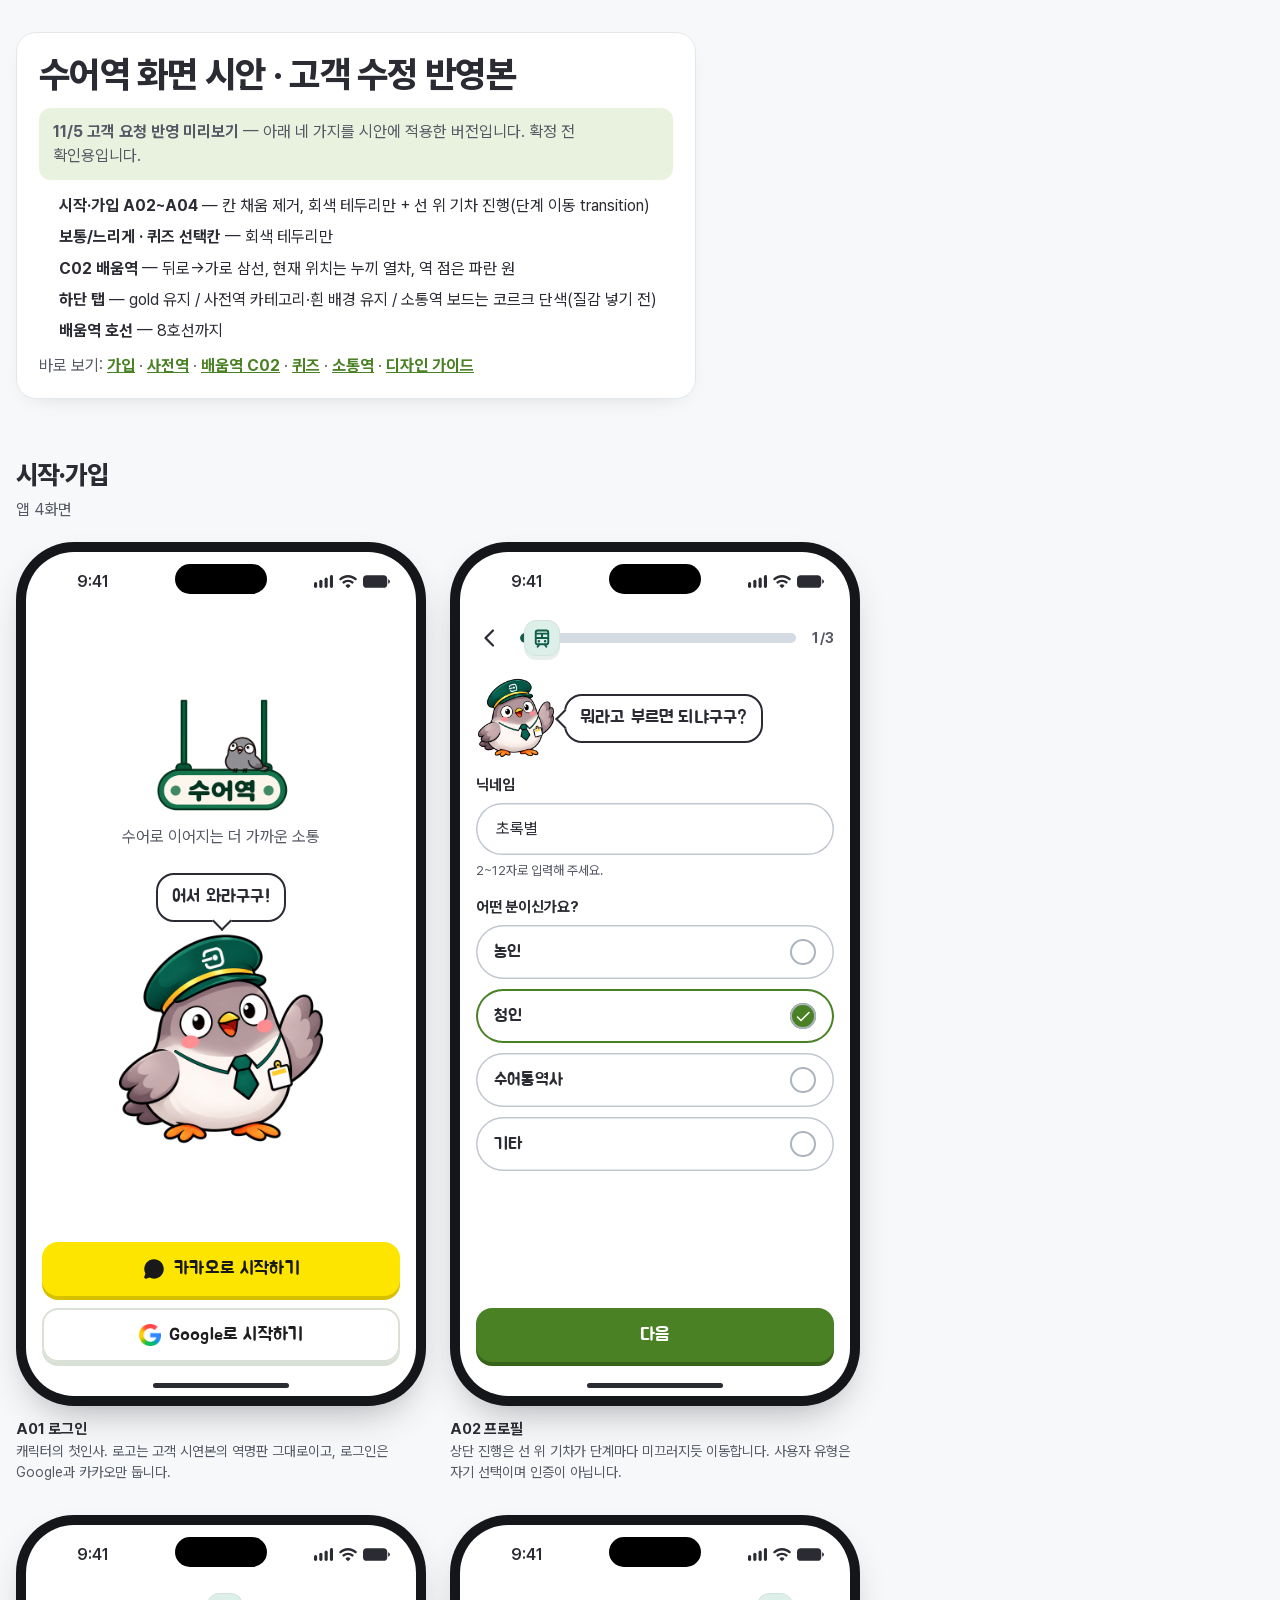
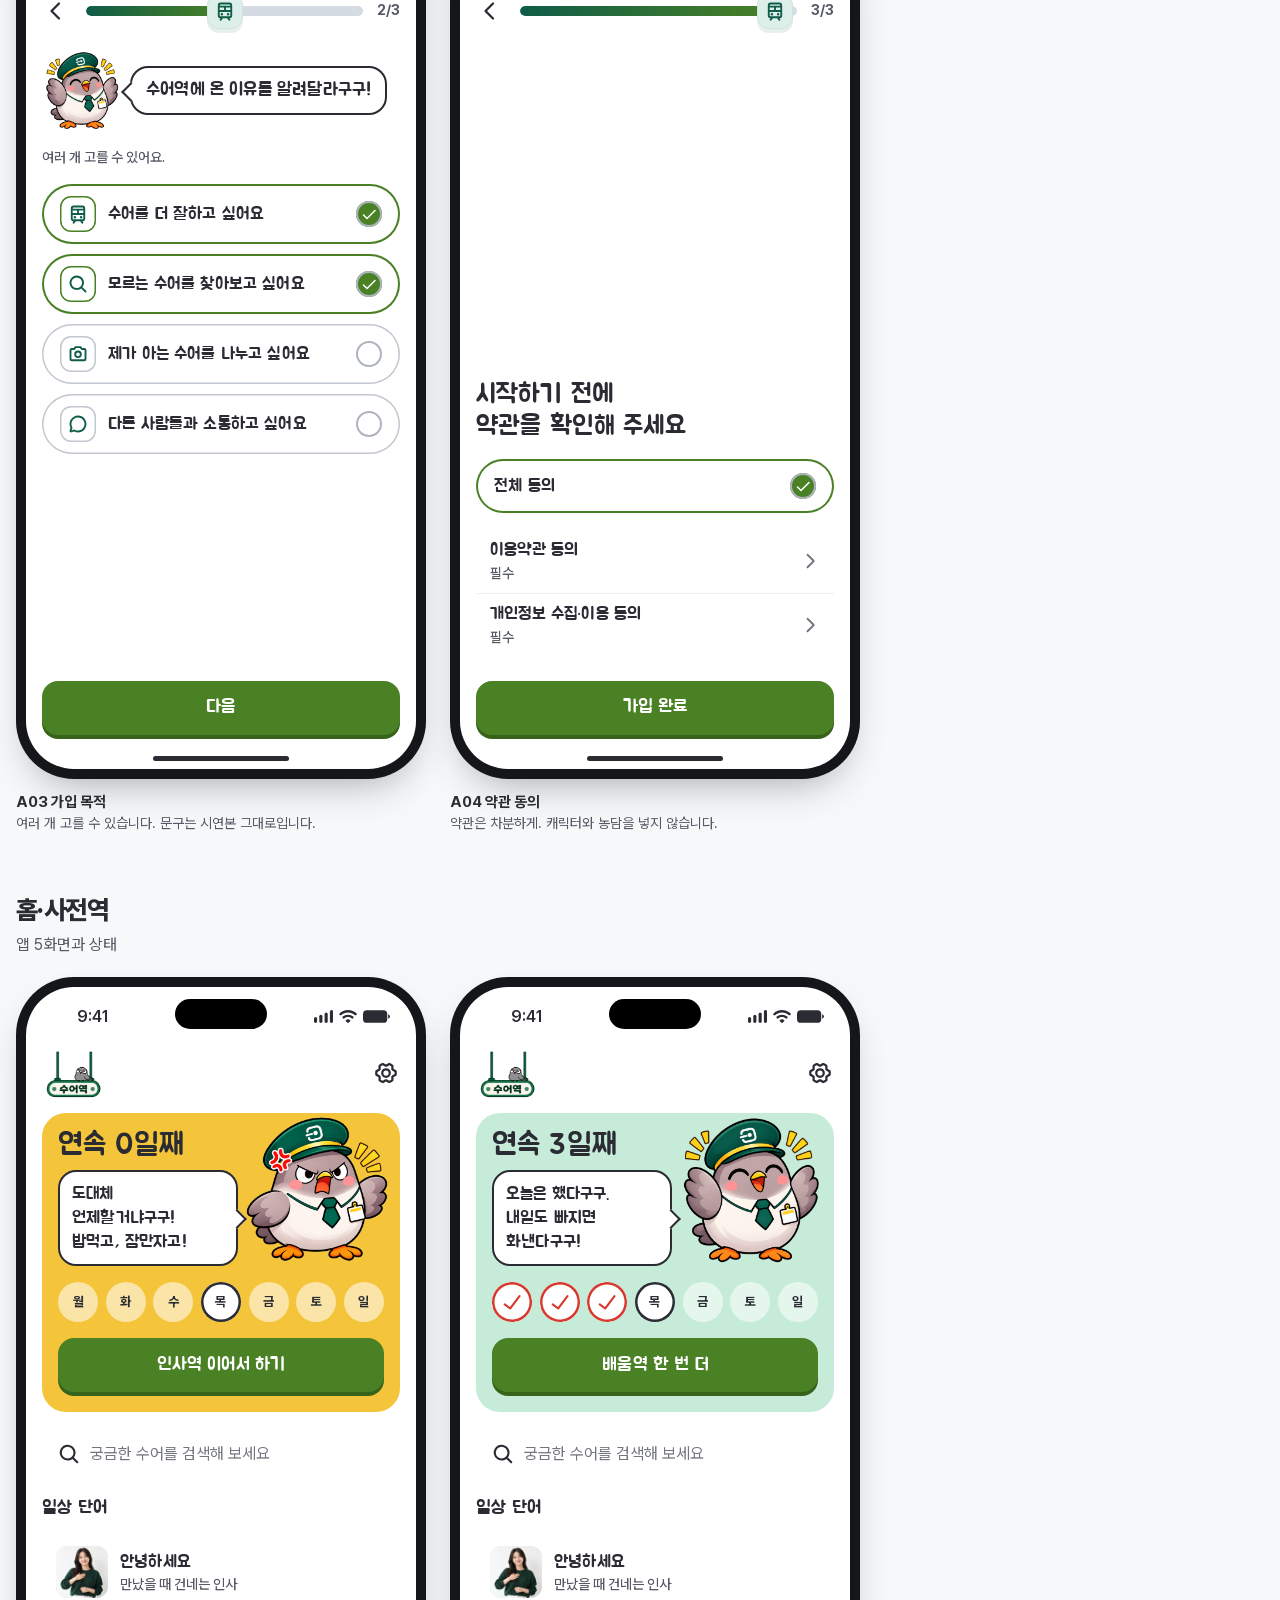
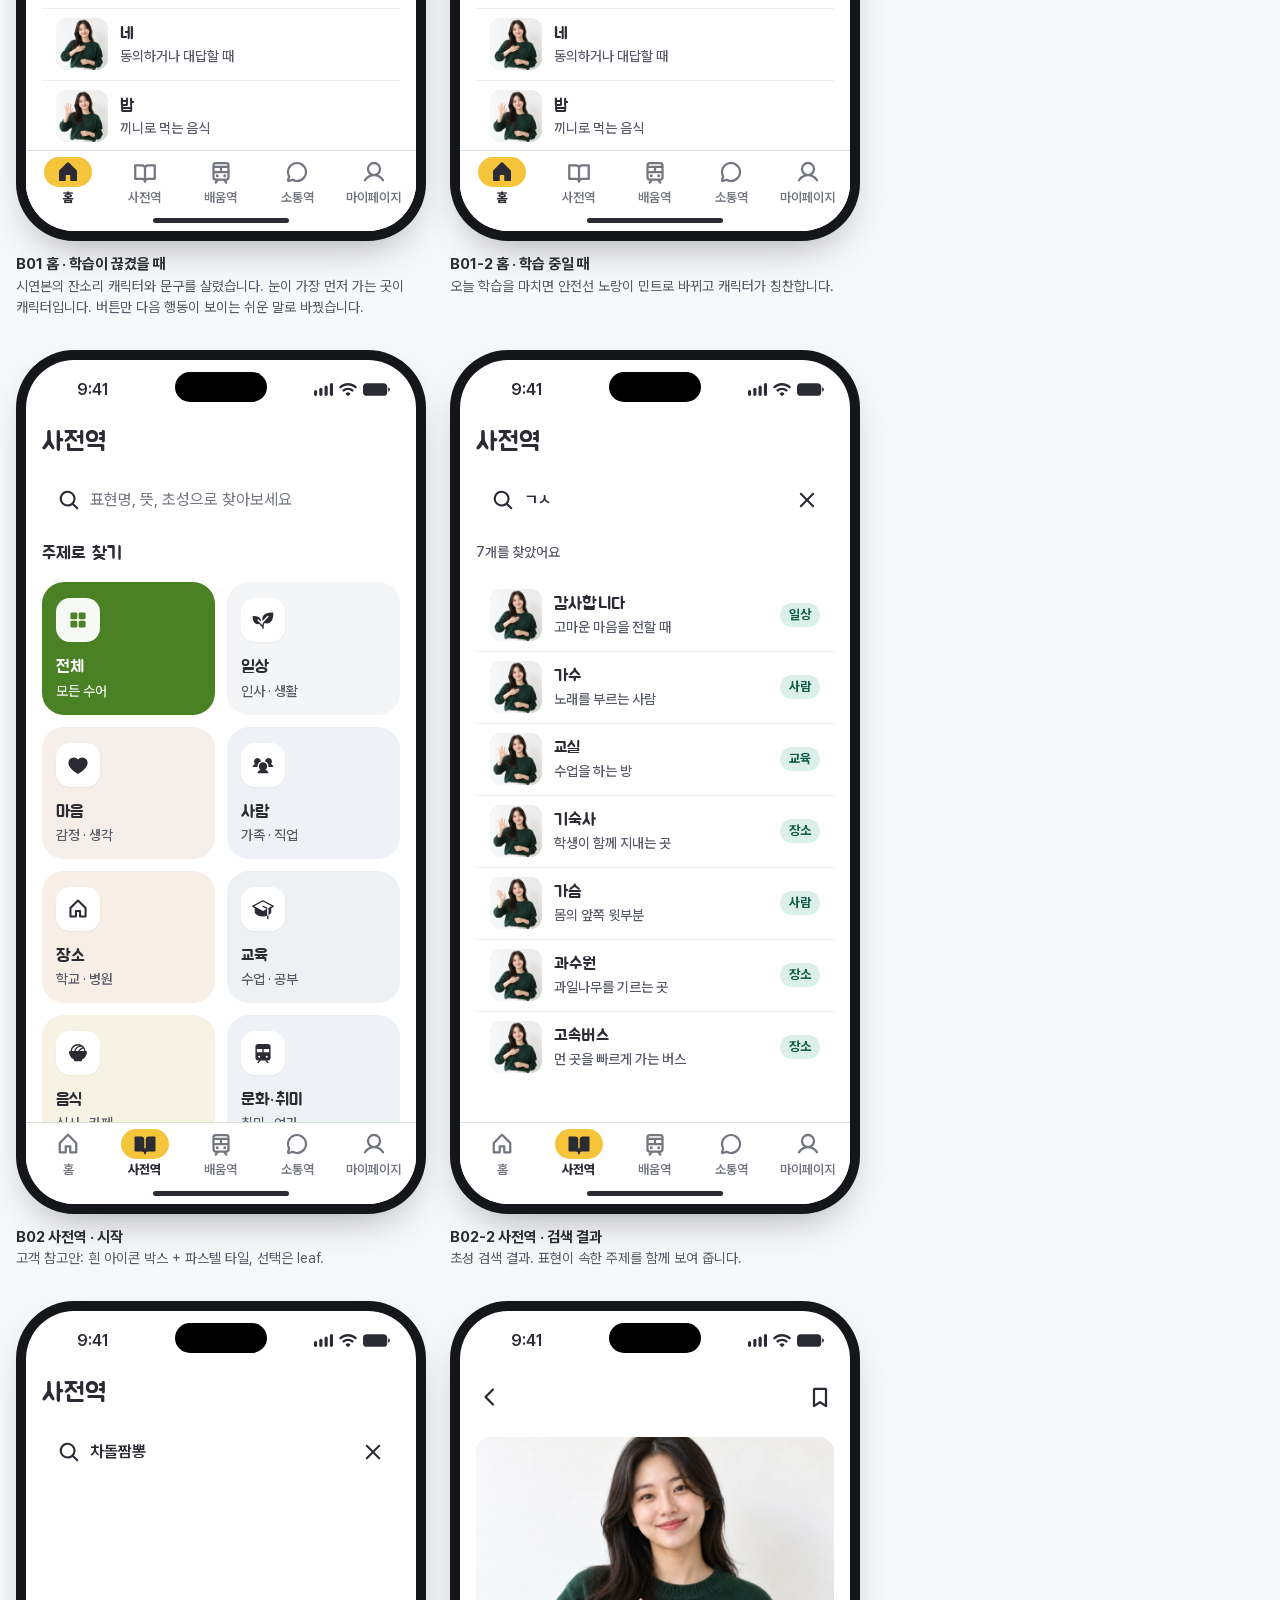
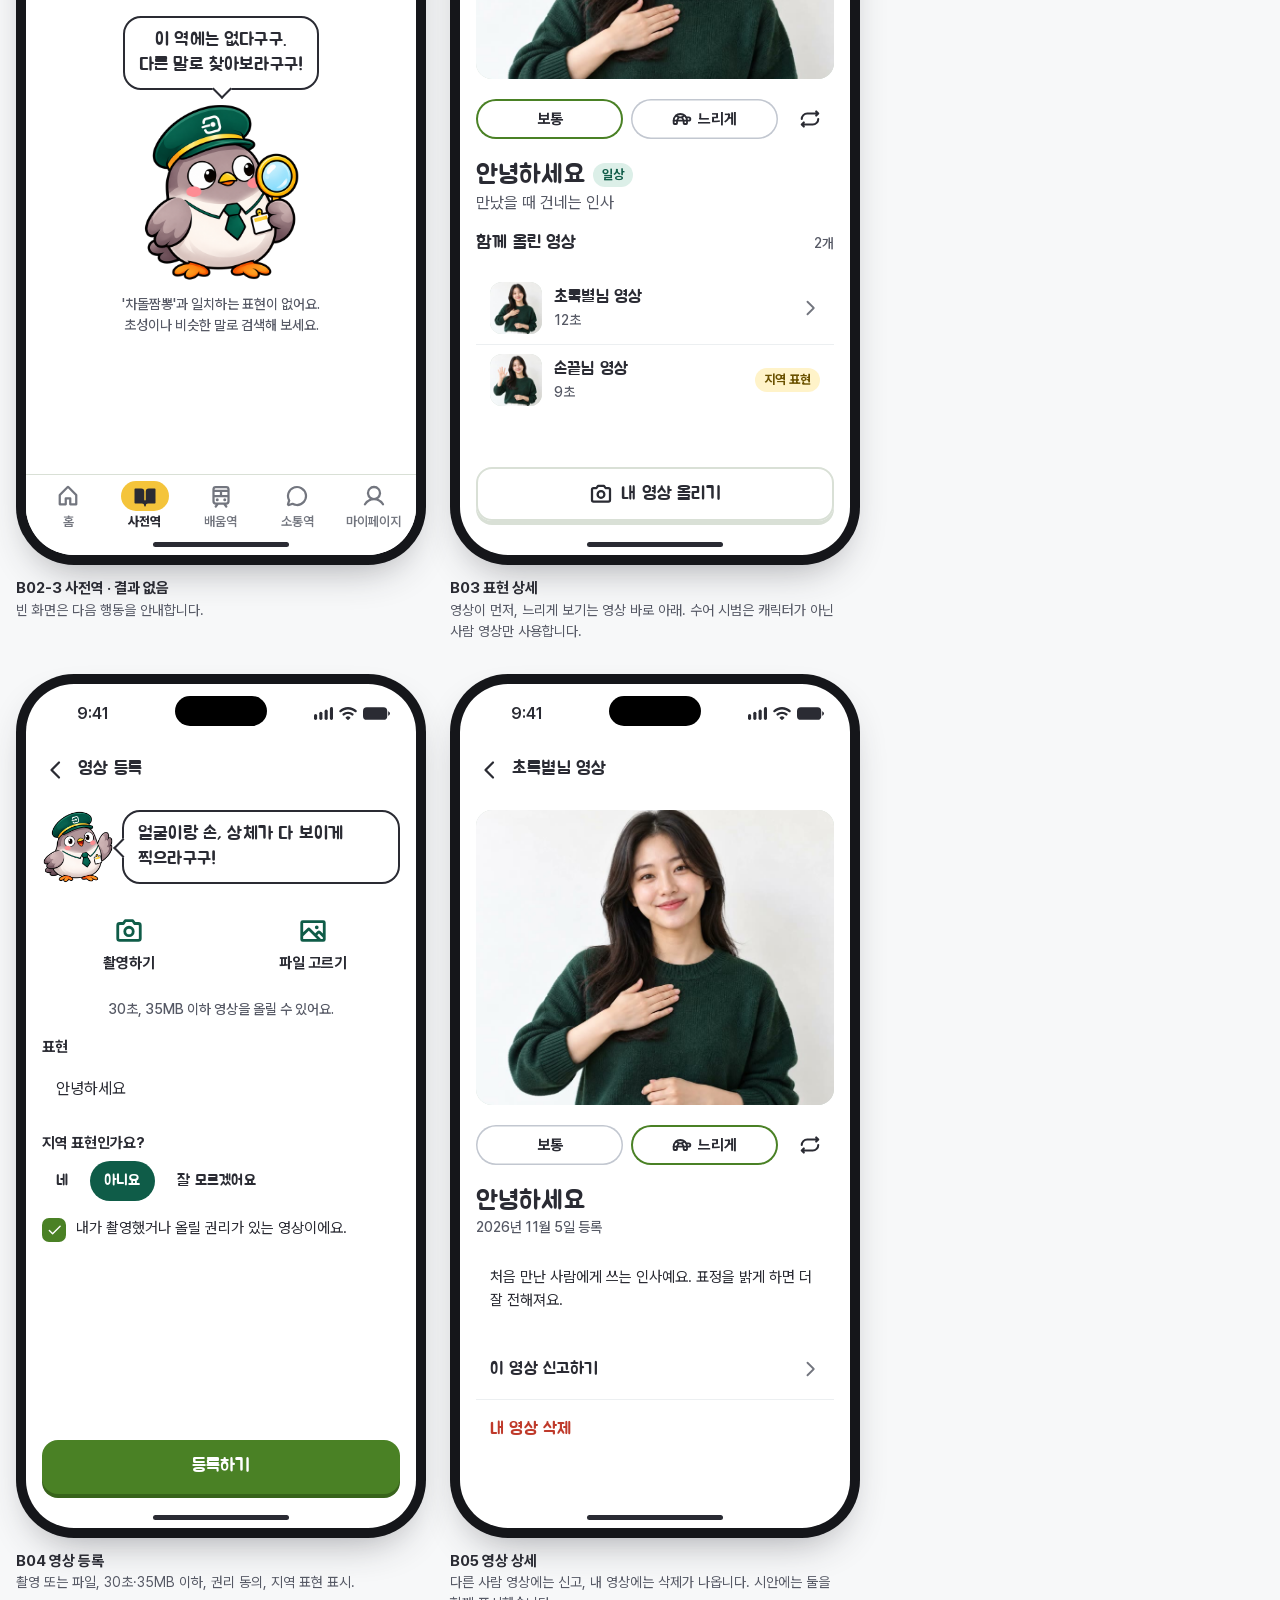
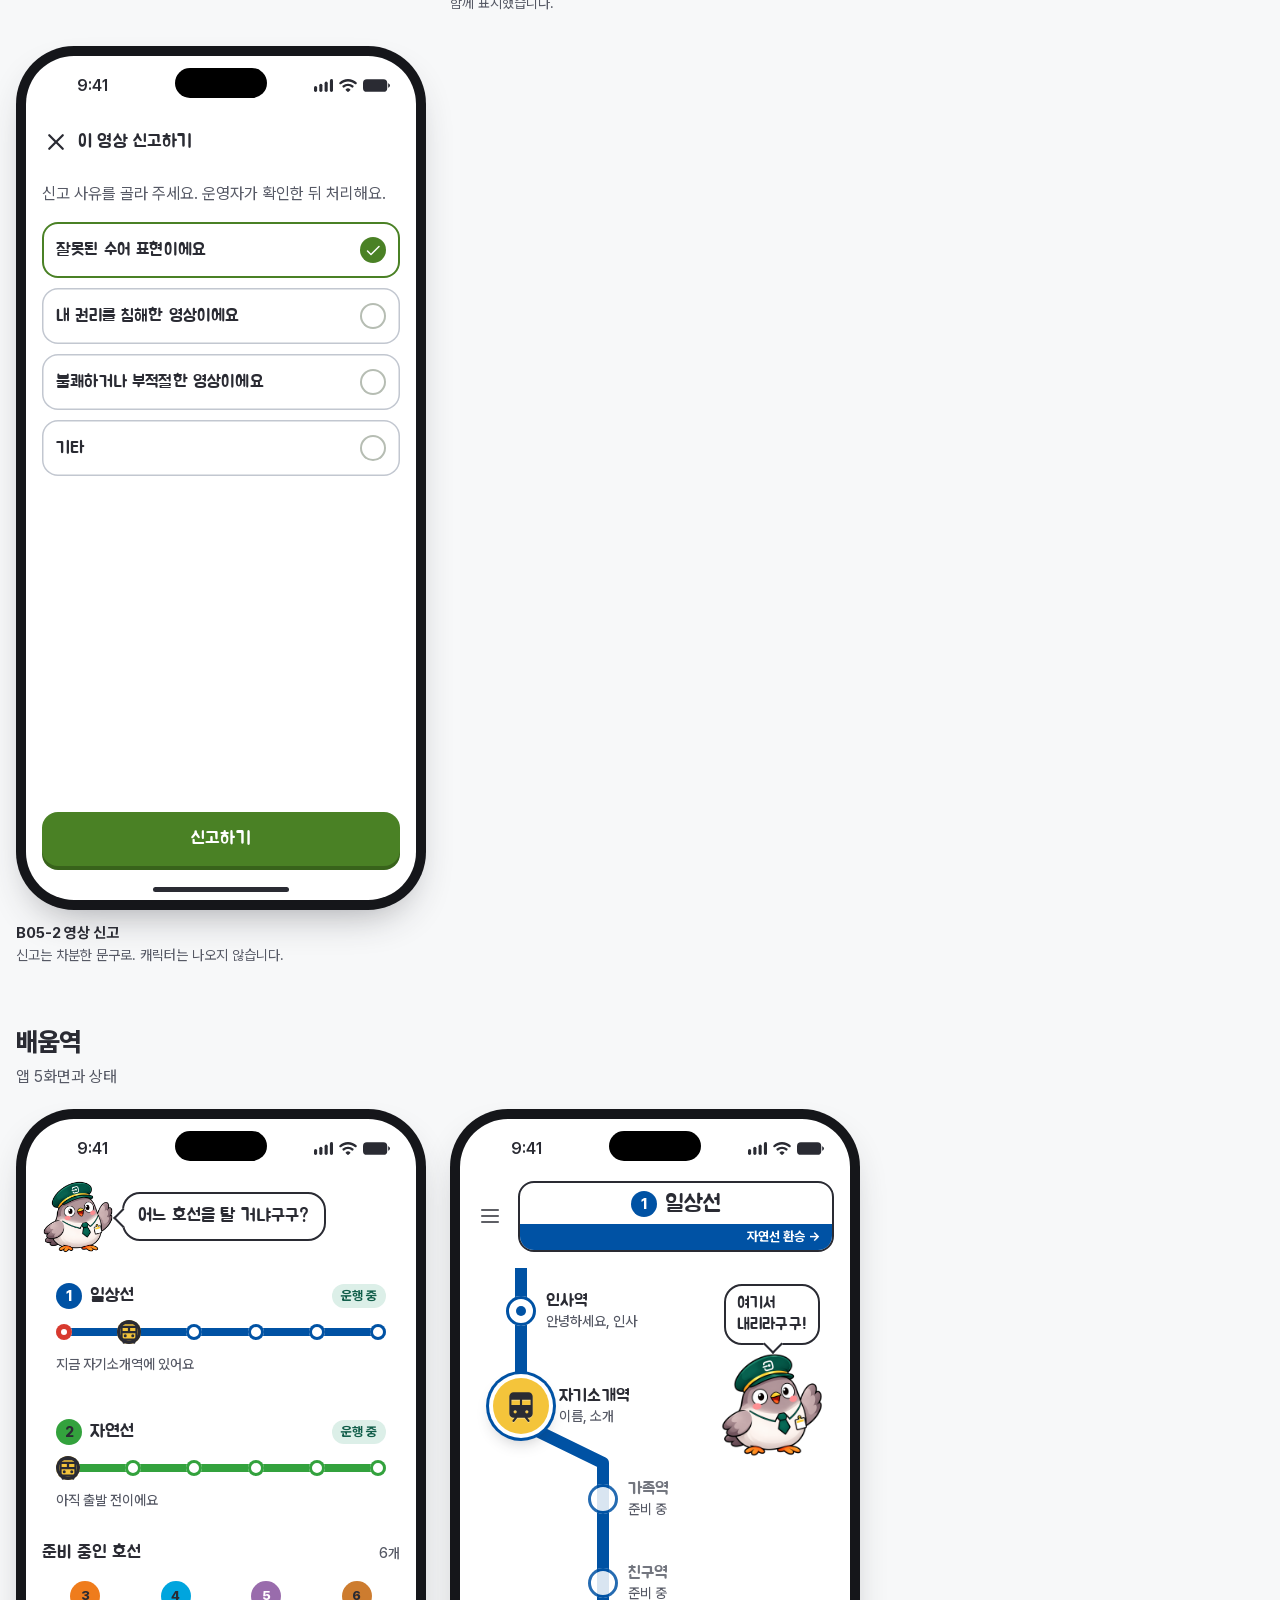
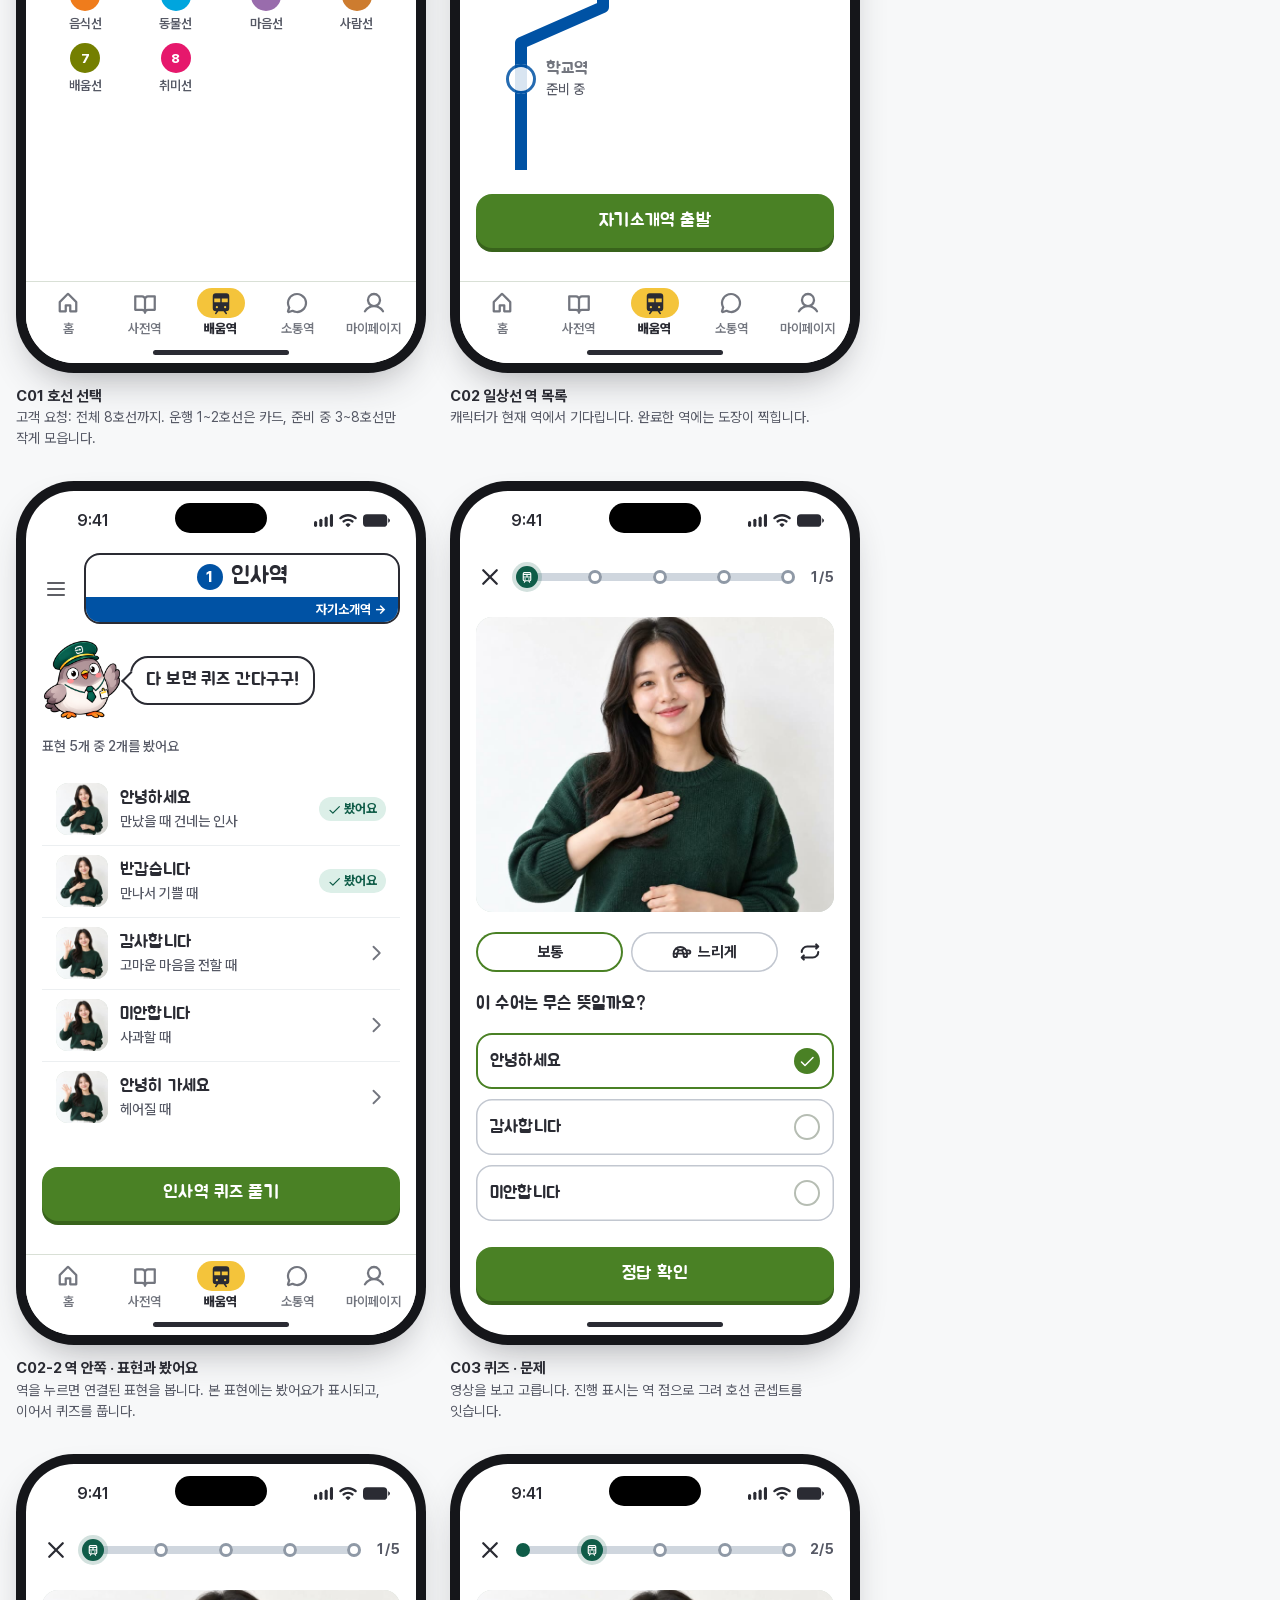
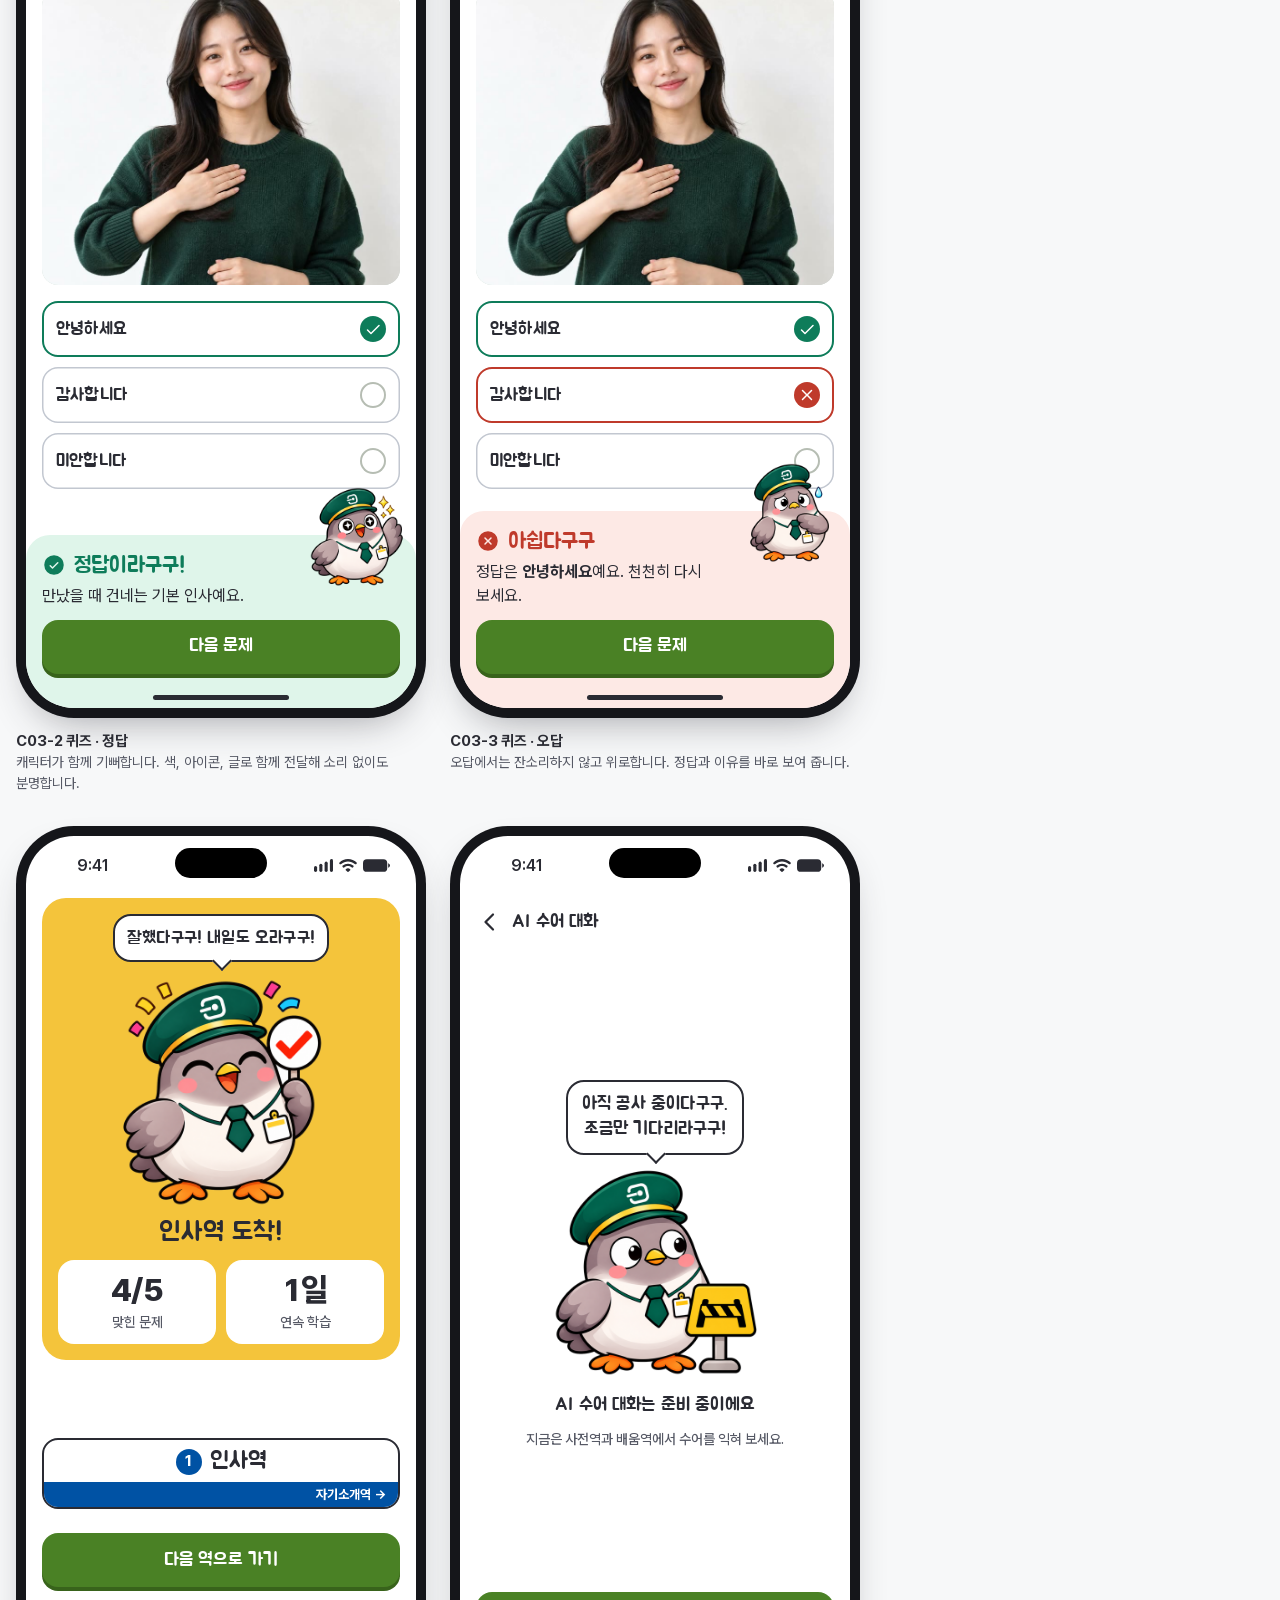
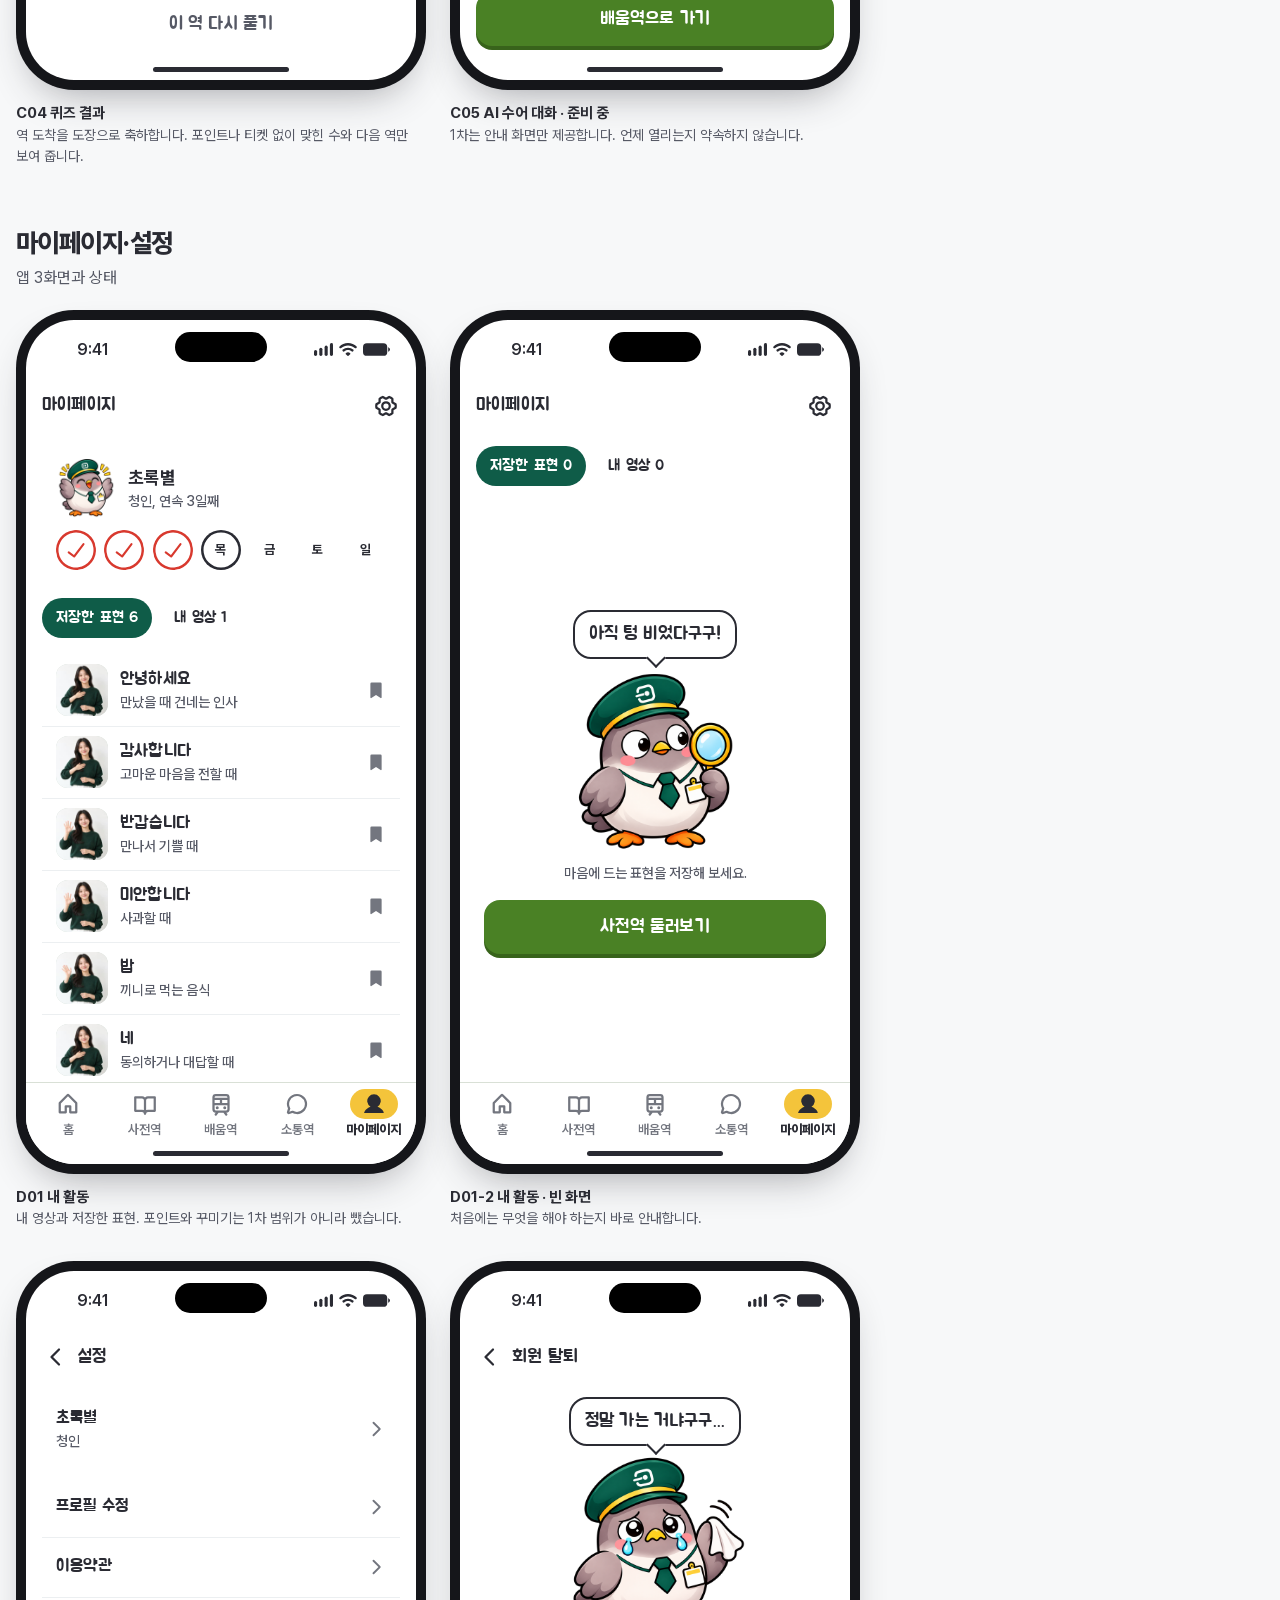
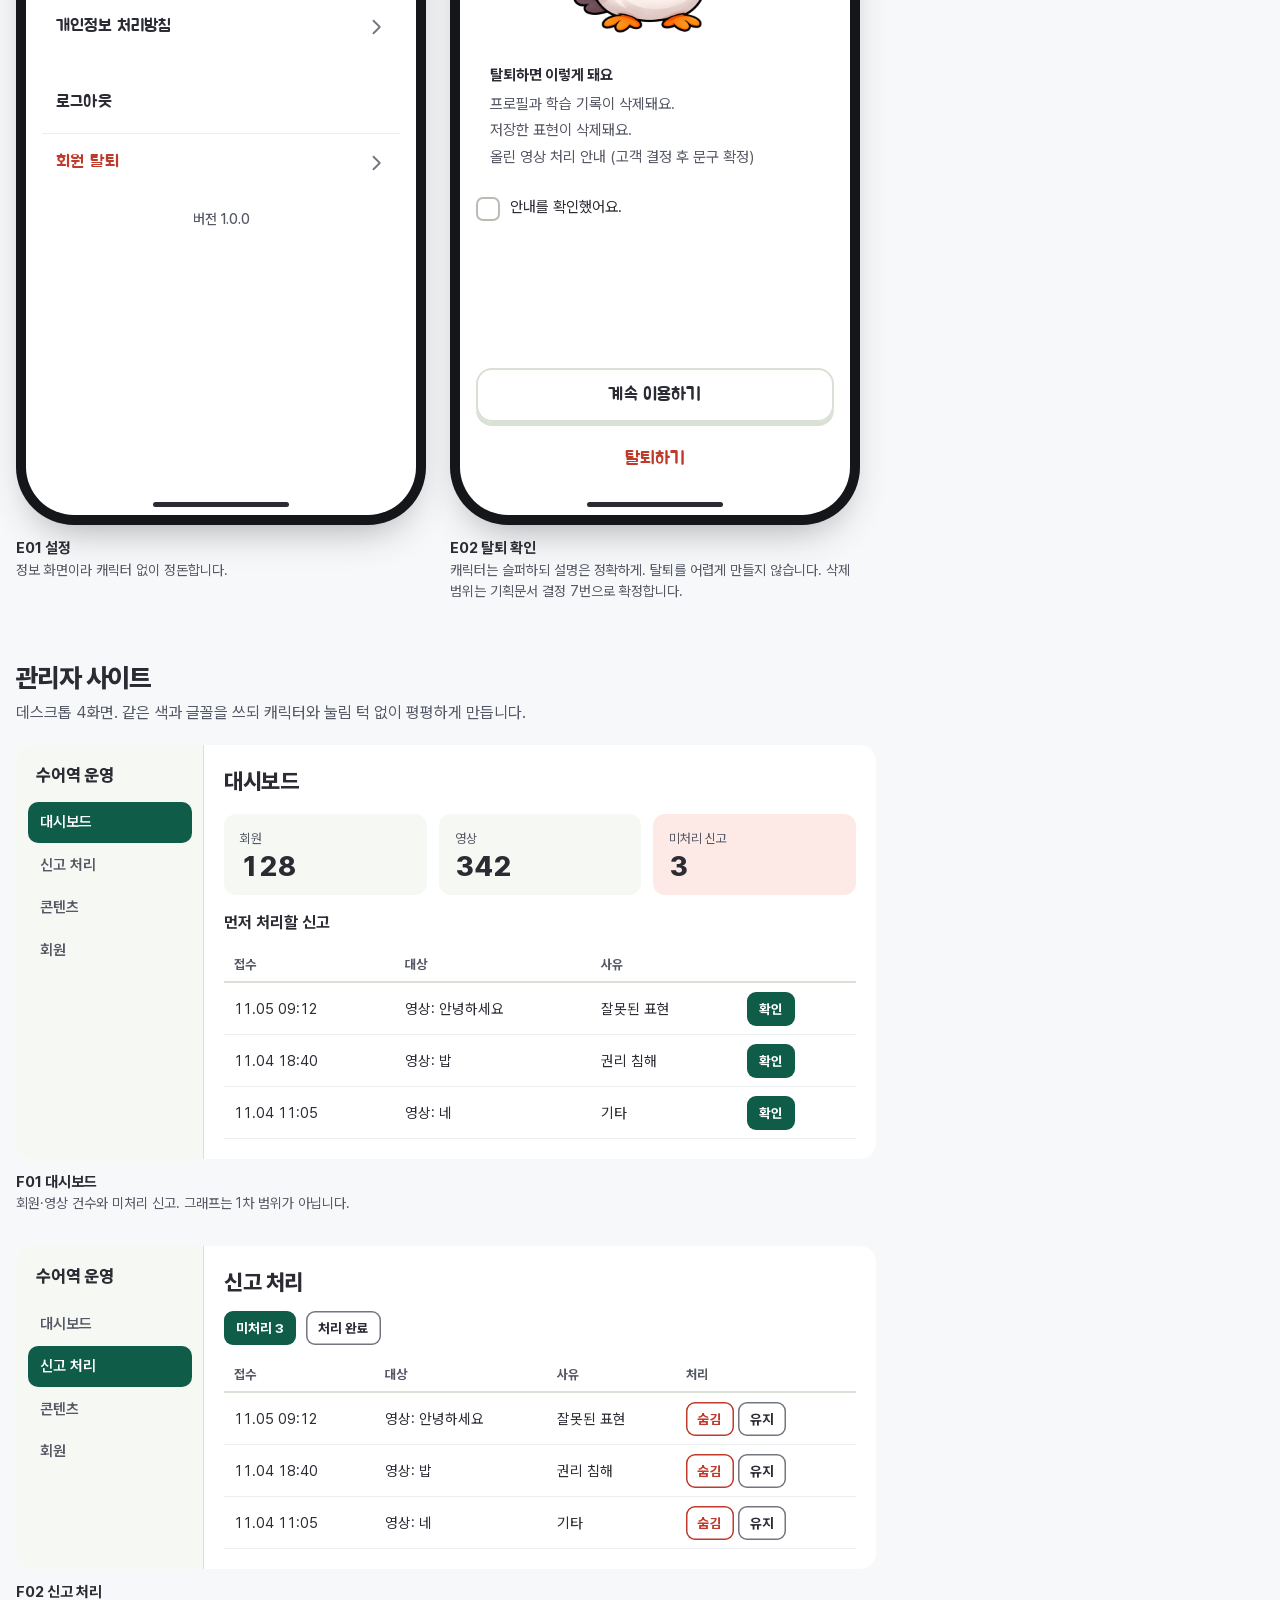
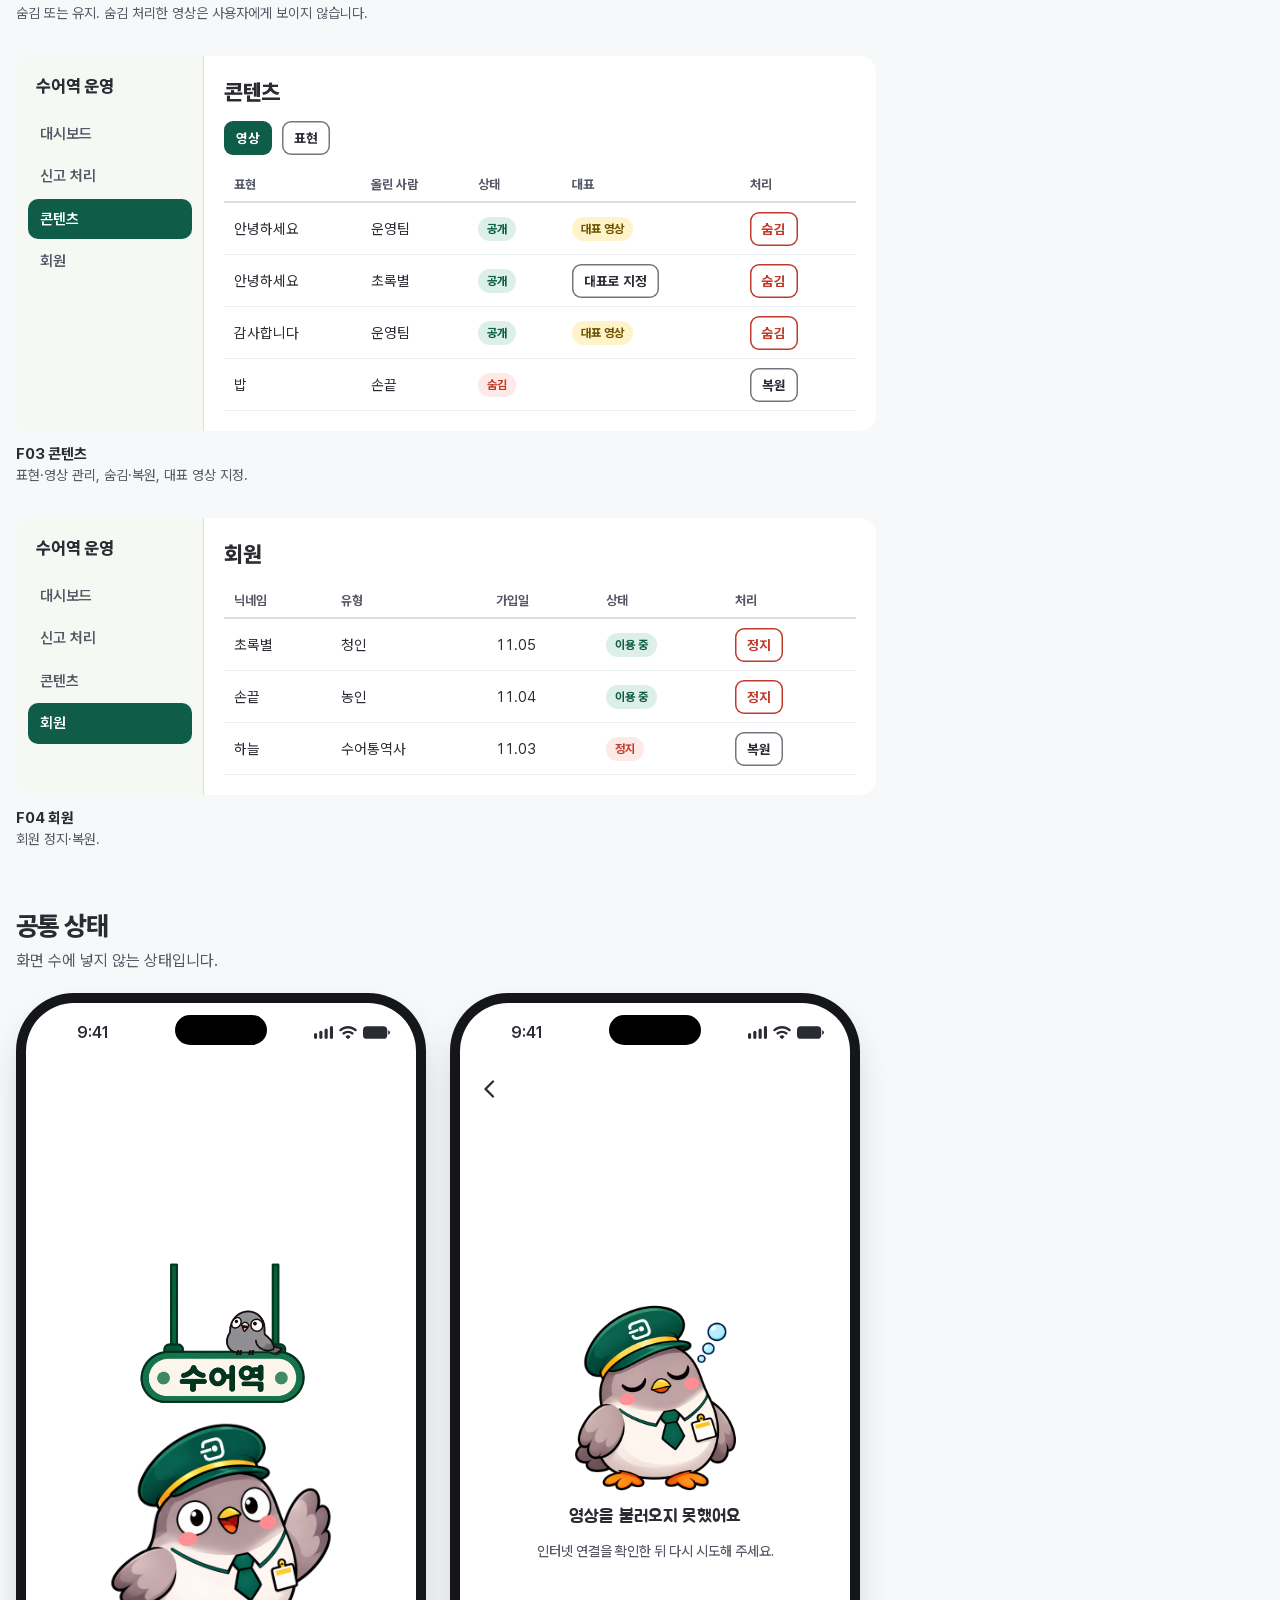
<file: index.html>
<!doctype html>
<html lang="ko"><head><meta charset="utf-8"><meta name="viewport" content="width=device-width,initial-scale=1,viewport-fit=cover">
<title>수어역 수정 반영본 · 11/5</title><meta name="claude:viewport-fit-sides" content="cover">
<link rel="stylesheet" href="app.css?v=board-flat"><link rel="stylesheet" href="revision.css"><link rel="stylesheet" href="type.css"></head><body><main class="page">
<header class="page-head revision-head"><h1>수어역 화면 시안 · 고객 수정 반영본</h1>
<p class="revision-note"><b>11/5 고객 요청 반영 미리보기</b> — 아래 네 가지를 시안에 적용한 버전입니다. 확정 전 확인용입니다.</p>
<ol class="revision-list">
<li><b>시작·가입 A02~A04</b> — 칸 채움 제거, 회색 테두리만 + 선 위 기차 진행(단계 이동 transition)</li>
<li><b>보통/느리게 · 퀴즈 선택칸</b> — 회색 테두리만</li>
<li><b>C02 배움역</b> — 뒤로→가로 삼선, 현재 위치는 누끼 열차, 역 점은 파란 원</li>
<li><b>하단 탭</b> — gold 유지 / 사전역 카테고리·흰 배경 유지 / 소통역 보드는 코르크 단색(질감 넣기 전)</li>
<li><b>배움역 호선</b> — 8호선까지</li>
</ol>
<p>바로 보기: <a href="#A02">가입</a> · <a href="#B02">사전역</a> · <a href="#C02">배움역 C02</a> · <a href="#C03">퀴즈</a> · <a href="#X01">소통역</a> · <a href="guide.html">디자인 가이드</a></p>
</header>
<section class="group"><h2>시작·가입</h2><p>앱 4화면</p><div class="screens"><figure class="shot" id="A01"><div class="phone"><div class="screen white"><div class="status"><span class="time">9:41</span><span class="glyphs" aria-hidden="true"><svg viewBox="0 0 20.33 13.67" width="19" height="13" fill="currentColor"><rect x="0" y="7.34" width="3.333" height="6.33" rx="1.667"/><rect x="5.667" y="5" width="3.333" height="8.67" rx="1.667"/><rect x="11.334" y="2.67" width="3.333" height="11" rx="1.667"/><rect x="17" y="0" width="3.333" height="13.67" rx="1.667"/></svg><svg viewBox="0 0 19.33 14.33" width="18" height="13" fill="currentColor"><path fill-rule="evenodd" d="M.416 5.543c.486.501 1.244.415 1.859-.129C4.306 3.58 6.837 2.635 9.669 2.635c2.832 0 5.377.974 7.394 2.779.6.559 1.358.616 1.859.129.5-.516.572-1.289.057-1.833C16.834 1.518 13.33 0 9.669 0 6.008 0 2.49 1.533.359 3.724c-.515.53-.458 1.303.057 1.833zm3.532 3.595c.558.544 1.273.487 1.903-.029 1.03-.816 2.402-1.375 3.818-1.361 1.402 0 2.775.545 3.819 1.375.629.516 1.373.545 1.916 0 .529-.544.615-1.375.057-1.89-1.387-1.246-3.475-2.12-5.778-2.12-2.302 0-4.405.874-5.778 2.12-.486.458-.586 1.246.057 1.905zm4.777 4.755c.615.587 1.258.587 1.873 0l1.159-1.117c.615-.602.744-1.361.043-1.876-.586-.416-1.33-.688-2.131-.688-.801 0-1.559.272-2.131.702-.701.501-.558 1.274.057 1.862l1.144 1.117z"/></svg><svg viewBox="0 0 29.33 13.67" width="27" height="13" fill="currentColor"><rect width="26.33" height="13.67" rx="4.2"/><path transform="translate(27.33 4.33)" d="M0 0v5c.6-.14 2-1.25 2-2.5S.6.14 0 0z"/></svg></span></div><div class="island" aria-hidden="true"></div><div class="body">
<div class="grow"></div>
<div style="display:grid;justify-items:center;gap:10px;text-align:center">
  <img class="logo-sign" src="img/logo-sign.png" width="150" height="129" alt="수어역">
  <p class="muted">수어로 이어지는 더 가까운 소통</p>
  <div class="bubble tail-b" style="margin-top:14px">어서 와라구구!</div>
  <img class="character " src="character/gugu/greet.png" width="214" height="214" alt="역무원 모자를 쓴 비둘기 구구가 날개를 흔들어 인사하는 모습">
</div>
<div class="grow"></div>
</div><div class="cta"><button class="btn kakao"><svg class="ic" viewBox="0 0 256 256" aria-hidden="true"><path d="M232,128A104,104,0,0,1,79.12,219.82L45.07,231.17a16,16,0,0,1-20.24-20.24l11.35-34.05A104,104,0,1,1,232,128Z"/></svg>카카오로 시작하기</button>
<button class="btn google"><img src="img/google-g.png" alt="">Google로 시작하기</button></div><div class="homebar" aria-hidden="true"></div></div></div><figcaption><b>A01 로그인</b>캐릭터의 첫인사. 로고는 고객 시연본의 역명판 그대로이고, 로그인은 Google과 카카오만 둡니다.</figcaption></figure><figure class="shot" id="A02"><div class="phone"><div class="screen"><div class="status"><span class="time">9:41</span><span class="glyphs" aria-hidden="true"><svg viewBox="0 0 20.33 13.67" width="19" height="13" fill="currentColor"><rect x="0" y="7.34" width="3.333" height="6.33" rx="1.667"/><rect x="5.667" y="5" width="3.333" height="8.67" rx="1.667"/><rect x="11.334" y="2.67" width="3.333" height="11" rx="1.667"/><rect x="17" y="0" width="3.333" height="13.67" rx="1.667"/></svg><svg viewBox="0 0 19.33 14.33" width="18" height="13" fill="currentColor"><path fill-rule="evenodd" d="M.416 5.543c.486.501 1.244.415 1.859-.129C4.306 3.58 6.837 2.635 9.669 2.635c2.832 0 5.377.974 7.394 2.779.6.559 1.358.616 1.859.129.5-.516.572-1.289.057-1.833C16.834 1.518 13.33 0 9.669 0 6.008 0 2.49 1.533.359 3.724c-.515.53-.458 1.303.057 1.833zm3.532 3.595c.558.544 1.273.487 1.903-.029 1.03-.816 2.402-1.375 3.818-1.361 1.402 0 2.775.545 3.819 1.375.629.516 1.373.545 1.916 0 .529-.544.615-1.375.057-1.89-1.387-1.246-3.475-2.12-5.778-2.12-2.302 0-4.405.874-5.778 2.12-.486.458-.586 1.246.057 1.905zm4.777 4.755c.615.587 1.258.587 1.873 0l1.159-1.117c.615-.602.744-1.361.043-1.876-.586-.416-1.33-.688-2.131-.688-.801 0-1.559.272-2.131.702-.701.501-.558 1.274.057 1.862l1.144 1.117z"/></svg><svg viewBox="0 0 29.33 13.67" width="27" height="13" fill="currentColor"><rect width="26.33" height="13.67" rx="4.2"/><path transform="translate(27.33 4.33)" d="M0 0v5c.6-.14 2-1.25 2-2.5S.6.14 0 0z"/></svg></span></div><div class="island" aria-hidden="true"></div><div class="body">
<div class="top"><button class="iconbtn" aria-label="뒤로"><svg class="ic" viewBox="0 0 256 256" aria-hidden="true"><path d="M168.49,199.51a12,12,0,0,1-17,17l-80-80a12,12,0,0,1,0-17l80-80a12,12,0,0,1,17,17L97,128Z"/></svg></button><div class="prog rail" data-step="1" role="img" aria-label="3단계 중 1번째"><span class="rail-track"><span class="rail-fill"></span></span><span class="rail-train"><svg class="ic" viewBox="0 0 256 256" aria-hidden="true"><path d="M184,20H72A36,36,0,0,0,36,56V184a36,36,0,0,0,36,36h0l-9.6,12.8a12,12,0,1,0,19.2,14.4L102,220h52l20.4,27.2a12,12,0,0,0,19.2-14.4L184,220h0a36,36,0,0,0,36-36V56A36,36,0,0,0,184,20ZM60,116V84h56v32Zm80-32h56v32H140ZM72,44H184a12,12,0,0,1,12,12v4H60V56A12,12,0,0,1,72,44ZM184,196H72a12,12,0,0,1-12-12V140H196v44A12,12,0,0,1,184,196Zm-80-28a16,16,0,1,1-16-16A16,16,0,0,1,104,168Zm80,0a16,16,0,1,1-16-16A16,16,0,0,1,184,168Z"/></svg></span></div><span class="caption" style="margin-left:6px;font-weight:700;font-variant-numeric:tabular-nums">1/3</span></div>
<div class="says"><img class="character " src="character/gugu/greet.png" width="80" height="80" alt=""><div class="bubble tail-l">뭐라고 부르면 되냐구구?</div></div>
<div class="field"><label for="n">닉네임</label><div class="input" id="n">초록별</div><p class="help">2~12자로 입력해 주세요.</p></div>
<div>
  <p class="label">어떤 분이신가요?</p>
  <div class="stack"><button class="opt radio"><span class="txt">농인</span><span class="mark"></span></button><button class="opt radio sel"><span class="txt">청인</span><span class="mark"><svg class="ic" viewBox="0 0 256 256" aria-hidden="true"><path d="M232.49,80.49l-128,128a12,12,0,0,1-17,0l-56-56a12,12,0,1,1,17-17L96,183,215.51,63.51a12,12,0,0,1,17,17Z"/></svg></span></button><button class="opt radio"><span class="txt">수어통역사</span><span class="mark"></span></button><button class="opt radio"><span class="txt">기타</span><span class="mark"></span></button></div>
</div>
</div><div class="cta"><button class="btn">다음</button></div><div class="homebar" aria-hidden="true"></div></div></div><figcaption><b>A02 프로필</b>상단 진행은 선 위 기차가 단계마다 미끄러지듯 이동합니다. 사용자 유형은 자기 선택이며 인증이 아닙니다.</figcaption></figure><figure class="shot" id="A03"><div class="phone"><div class="screen"><div class="status"><span class="time">9:41</span><span class="glyphs" aria-hidden="true"><svg viewBox="0 0 20.33 13.67" width="19" height="13" fill="currentColor"><rect x="0" y="7.34" width="3.333" height="6.33" rx="1.667"/><rect x="5.667" y="5" width="3.333" height="8.67" rx="1.667"/><rect x="11.334" y="2.67" width="3.333" height="11" rx="1.667"/><rect x="17" y="0" width="3.333" height="13.67" rx="1.667"/></svg><svg viewBox="0 0 19.33 14.33" width="18" height="13" fill="currentColor"><path fill-rule="evenodd" d="M.416 5.543c.486.501 1.244.415 1.859-.129C4.306 3.58 6.837 2.635 9.669 2.635c2.832 0 5.377.974 7.394 2.779.6.559 1.358.616 1.859.129.5-.516.572-1.289.057-1.833C16.834 1.518 13.33 0 9.669 0 6.008 0 2.49 1.533.359 3.724c-.515.53-.458 1.303.057 1.833zm3.532 3.595c.558.544 1.273.487 1.903-.029 1.03-.816 2.402-1.375 3.818-1.361 1.402 0 2.775.545 3.819 1.375.629.516 1.373.545 1.916 0 .529-.544.615-1.375.057-1.89-1.387-1.246-3.475-2.12-5.778-2.12-2.302 0-4.405.874-5.778 2.12-.486.458-.586 1.246.057 1.905zm4.777 4.755c.615.587 1.258.587 1.873 0l1.159-1.117c.615-.602.744-1.361.043-1.876-.586-.416-1.33-.688-2.131-.688-.801 0-1.559.272-2.131.702-.701.501-.558 1.274.057 1.862l1.144 1.117z"/></svg><svg viewBox="0 0 29.33 13.67" width="27" height="13" fill="currentColor"><rect width="26.33" height="13.67" rx="4.2"/><path transform="translate(27.33 4.33)" d="M0 0v5c.6-.14 2-1.25 2-2.5S.6.14 0 0z"/></svg></span></div><div class="island" aria-hidden="true"></div><div class="body">
<div class="top"><button class="iconbtn" aria-label="뒤로"><svg class="ic" viewBox="0 0 256 256" aria-hidden="true"><path d="M168.49,199.51a12,12,0,0,1-17,17l-80-80a12,12,0,0,1,0-17l80-80a12,12,0,0,1,17,17L97,128Z"/></svg></button><div class="prog rail" data-step="2" role="img" aria-label="3단계 중 2번째"><span class="rail-track"><span class="rail-fill"></span></span><span class="rail-train"><svg class="ic" viewBox="0 0 256 256" aria-hidden="true"><path d="M184,20H72A36,36,0,0,0,36,56V184a36,36,0,0,0,36,36h0l-9.6,12.8a12,12,0,1,0,19.2,14.4L102,220h52l20.4,27.2a12,12,0,0,0,19.2-14.4L184,220h0a36,36,0,0,0,36-36V56A36,36,0,0,0,184,20ZM60,116V84h56v32Zm80-32h56v32H140ZM72,44H184a12,12,0,0,1,12,12v4H60V56A12,12,0,0,1,72,44ZM184,196H72a12,12,0,0,1-12-12V140H196v44A12,12,0,0,1,184,196Zm-80-28a16,16,0,1,1-16-16A16,16,0,0,1,104,168Zm80,0a16,16,0,1,1-16-16A16,16,0,0,1,184,168Z"/></svg></span></div><span class="caption" style="margin-left:6px;font-weight:700;font-variant-numeric:tabular-nums">2/3</span></div>
<div class="says"><img class="character " src="character/gugu/cheer.png" width="80" height="80" alt=""><div class="bubble tail-l">수어역에 온 이유를 알려달라구구!</div></div>
<p class="muted small">여러 개 고를 수 있어요.</p>
<div class="stack">
<button class="opt sel"><span class="lead"><svg class="ic" viewBox="0 0 256 256" aria-hidden="true"><path d="M184,20H72A36,36,0,0,0,36,56V184a36,36,0,0,0,36,36h0l-9.6,12.8a12,12,0,1,0,19.2,14.4L102,220h52l20.4,27.2a12,12,0,0,0,19.2-14.4L184,220h0a36,36,0,0,0,36-36V56A36,36,0,0,0,184,20ZM60,116V84h56v32Zm80-32h56v32H140ZM72,44H184a12,12,0,0,1,12,12v4H60V56A12,12,0,0,1,72,44ZM184,196H72a12,12,0,0,1-12-12V140H196v44A12,12,0,0,1,184,196Zm-80-28a16,16,0,1,1-16-16A16,16,0,0,1,104,168Zm80,0a16,16,0,1,1-16-16A16,16,0,0,1,184,168Z"/></svg></span><span class="txt">수어를 더 잘하고 싶어요</span><span class="mark"><svg class="ic" viewBox="0 0 256 256" aria-hidden="true"><path d="M232.49,80.49l-128,128a12,12,0,0,1-17,0l-56-56a12,12,0,1,1,17-17L96,183,215.51,63.51a12,12,0,0,1,17,17Z"/></svg></span></button>
<button class="opt sel"><span class="lead"><svg class="ic" viewBox="0 0 256 256" aria-hidden="true"><path d="M232.49,215.51,185,168a92.12,92.12,0,1,0-17,17l47.53,47.54a12,12,0,0,0,17-17ZM44,112a68,68,0,1,1,68,68A68.07,68.07,0,0,1,44,112Z"/></svg></span><span class="txt">모르는 수어를 찾아보고 싶어요</span><span class="mark"><svg class="ic" viewBox="0 0 256 256" aria-hidden="true"><path d="M232.49,80.49l-128,128a12,12,0,0,1-17,0l-56-56a12,12,0,1,1,17-17L96,183,215.51,63.51a12,12,0,0,1,17,17Z"/></svg></span></button>
<button class="opt "><span class="lead"><svg class="ic" viewBox="0 0 256 256" aria-hidden="true"><path d="M208,52H182.42L170,33.34A12,12,0,0,0,160,28H96a12,12,0,0,0-10,5.34L73.57,52H48A28,28,0,0,0,20,80V192a28,28,0,0,0,28,28H208a28,28,0,0,0,28-28V80A28,28,0,0,0,208,52Zm4,140a4,4,0,0,1-4,4H48a4,4,0,0,1-4-4V80a4,4,0,0,1,4-4H80a12,12,0,0,0,10-5.34L102.42,52h51.15L166,70.66A12,12,0,0,0,176,76h32a4,4,0,0,1,4,4ZM128,84a48,48,0,1,0,48,48A48.05,48.05,0,0,0,128,84Zm0,72a24,24,0,1,1,24-24A24,24,0,0,1,128,156Z"/></svg></span><span class="txt">제가 아는 수어를 나누고 싶어요</span><span class="mark"></span></button>
<button class="opt "><span class="lead"><svg class="ic" viewBox="0 0 256 256" aria-hidden="true"><path d="M128,20A108,108,0,0,0,31.85,177.23L21,209.66A20,20,0,0,0,46.34,235l32.43-10.81A108,108,0,1,0,128,20Zm0,192a84,84,0,0,1-42.06-11.27,12,12,0,0,0-6-1.62,12.1,12.1,0,0,0-3.8.62l-29.79,9.93,9.93-29.79a12,12,0,0,0-1-9.81A84,84,0,1,1,128,212Z"/></svg></span><span class="txt">다른 사람들과 소통하고 싶어요</span><span class="mark"></span></button>
</div>
</div><div class="cta"><button class="btn">다음</button></div><div class="homebar" aria-hidden="true"></div></div></div><figcaption><b>A03 가입 목적</b>여러 개 고를 수 있습니다. 문구는 시연본 그대로입니다.</figcaption></figure><figure class="shot" id="A04"><div class="phone"><div class="screen"><div class="status"><span class="time">9:41</span><span class="glyphs" aria-hidden="true"><svg viewBox="0 0 20.33 13.67" width="19" height="13" fill="currentColor"><rect x="0" y="7.34" width="3.333" height="6.33" rx="1.667"/><rect x="5.667" y="5" width="3.333" height="8.67" rx="1.667"/><rect x="11.334" y="2.67" width="3.333" height="11" rx="1.667"/><rect x="17" y="0" width="3.333" height="13.67" rx="1.667"/></svg><svg viewBox="0 0 19.33 14.33" width="18" height="13" fill="currentColor"><path fill-rule="evenodd" d="M.416 5.543c.486.501 1.244.415 1.859-.129C4.306 3.58 6.837 2.635 9.669 2.635c2.832 0 5.377.974 7.394 2.779.6.559 1.358.616 1.859.129.5-.516.572-1.289.057-1.833C16.834 1.518 13.33 0 9.669 0 6.008 0 2.49 1.533.359 3.724c-.515.53-.458 1.303.057 1.833zm3.532 3.595c.558.544 1.273.487 1.903-.029 1.03-.816 2.402-1.375 3.818-1.361 1.402 0 2.775.545 3.819 1.375.629.516 1.373.545 1.916 0 .529-.544.615-1.375.057-1.89-1.387-1.246-3.475-2.12-5.778-2.12-2.302 0-4.405.874-5.778 2.12-.486.458-.586 1.246.057 1.905zm4.777 4.755c.615.587 1.258.587 1.873 0l1.159-1.117c.615-.602.744-1.361.043-1.876-.586-.416-1.33-.688-2.131-.688-.801 0-1.559.272-2.131.702-.701.501-.558 1.274.057 1.862l1.144 1.117z"/></svg><svg viewBox="0 0 29.33 13.67" width="27" height="13" fill="currentColor"><rect width="26.33" height="13.67" rx="4.2"/><path transform="translate(27.33 4.33)" d="M0 0v5c.6-.14 2-1.25 2-2.5S.6.14 0 0z"/></svg></span></div><div class="island" aria-hidden="true"></div><div class="body">
<div class="top"><button class="iconbtn" aria-label="뒤로"><svg class="ic" viewBox="0 0 256 256" aria-hidden="true"><path d="M168.49,199.51a12,12,0,0,1-17,17l-80-80a12,12,0,0,1,0-17l80-80a12,12,0,0,1,17,17L97,128Z"/></svg></button><div class="prog rail" data-step="3" role="img" aria-label="3단계 중 3번째"><span class="rail-track"><span class="rail-fill"></span></span><span class="rail-train"><svg class="ic" viewBox="0 0 256 256" aria-hidden="true"><path d="M184,20H72A36,36,0,0,0,36,56V184a36,36,0,0,0,36,36h0l-9.6,12.8a12,12,0,1,0,19.2,14.4L102,220h52l20.4,27.2a12,12,0,0,0,19.2-14.4L184,220h0a36,36,0,0,0,36-36V56A36,36,0,0,0,184,20ZM60,116V84h56v32Zm80-32h56v32H140ZM72,44H184a12,12,0,0,1,12,12v4H60V56A12,12,0,0,1,72,44ZM184,196H72a12,12,0,0,1-12-12V140H196v44A12,12,0,0,1,184,196Zm-80-28a16,16,0,1,1-16-16A16,16,0,0,1,104,168Zm80,0a16,16,0,1,1-16-16A16,16,0,0,1,184,168Z"/></svg></span></div><span class="caption" style="margin-left:6px;font-weight:700;font-variant-numeric:tabular-nums">3/3</span></div>
<div class="grow"></div>
<h2 class="title">시작하기 전에<br>약관을 확인해 주세요</h2>
<div class="stack">
<button class="opt sel"><span class="txt">전체 동의</span><span class="mark"><svg class="ic" viewBox="0 0 256 256" aria-hidden="true"><path d="M232.49,80.49l-128,128a12,12,0,0,1-17,0l-56-56a12,12,0,1,1,17-17L96,183,215.51,63.51a12,12,0,0,1,17,17Z"/></svg></span></button>
</div>
<div class="rows">
<div class="row"><div class="grow"><b>이용약관 동의</b><small>필수</small></div><svg class="ic" viewBox="0 0 256 256" aria-hidden="true"><path d="M184.49,136.49l-80,80a12,12,0,0,1-17-17L159,128,87.51,56.49a12,12,0,1,1,17-17l80,80A12,12,0,0,1,184.49,136.49Z"/></svg></div>
<div class="row"><div class="grow"><b>개인정보 수집·이용 동의</b><small>필수</small></div><svg class="ic" viewBox="0 0 256 256" aria-hidden="true"><path d="M184.49,136.49l-80,80a12,12,0,0,1-17-17L159,128,87.51,56.49a12,12,0,1,1,17-17l80,80A12,12,0,0,1,184.49,136.49Z"/></svg></div>
</div>
</div><div class="cta"><button class="btn">가입 완료</button></div><div class="homebar" aria-hidden="true"></div></div></div><figcaption><b>A04 약관 동의</b>약관은 차분하게. 캐릭터와 농담을 넣지 않습니다.</figcaption></figure></div></section>
<section class="group"><h2>홈·사전역</h2><p>앱 5화면과 상태</p><div class="screens"><figure class="shot" id="B01"><div class="phone"><div class="screen"><div class="status"><span class="time">9:41</span><span class="glyphs" aria-hidden="true"><svg viewBox="0 0 20.33 13.67" width="19" height="13" fill="currentColor"><rect x="0" y="7.34" width="3.333" height="6.33" rx="1.667"/><rect x="5.667" y="5" width="3.333" height="8.67" rx="1.667"/><rect x="11.334" y="2.67" width="3.333" height="11" rx="1.667"/><rect x="17" y="0" width="3.333" height="13.67" rx="1.667"/></svg><svg viewBox="0 0 19.33 14.33" width="18" height="13" fill="currentColor"><path fill-rule="evenodd" d="M.416 5.543c.486.501 1.244.415 1.859-.129C4.306 3.58 6.837 2.635 9.669 2.635c2.832 0 5.377.974 7.394 2.779.6.559 1.358.616 1.859.129.5-.516.572-1.289.057-1.833C16.834 1.518 13.33 0 9.669 0 6.008 0 2.49 1.533.359 3.724c-.515.53-.458 1.303.057 1.833zm3.532 3.595c.558.544 1.273.487 1.903-.029 1.03-.816 2.402-1.375 3.818-1.361 1.402 0 2.775.545 3.819 1.375.629.516 1.373.545 1.916 0 .529-.544.615-1.375.057-1.89-1.387-1.246-3.475-2.12-5.778-2.12-2.302 0-4.405.874-5.778 2.12-.486.458-.586 1.246.057 1.905zm4.777 4.755c.615.587 1.258.587 1.873 0l1.159-1.117c.615-.602.744-1.361.043-1.876-.586-.416-1.33-.688-2.131-.688-.801 0-1.559.272-2.131.702-.701.501-.558 1.274.057 1.862l1.144 1.117z"/></svg><svg viewBox="0 0 29.33 13.67" width="27" height="13" fill="currentColor"><rect width="26.33" height="13.67" rx="4.2"/><path transform="translate(27.33 4.33)" d="M0 0v5c.6-.14 2-1.25 2-2.5S.6.14 0 0z"/></svg></span></div><div class="island" aria-hidden="true"></div><div class="body">
<div class="top"><img class="logo-sign" src="img/logo-sign.png" width="62" height="53" alt="수어역" style="margin:-6px 0 -4px"><span class="grow"></span><button class="iconbtn" aria-label="설정"><svg class="ic" viewBox="0 0 256 256" aria-hidden="true"><path d="M128,76a52,52,0,1,0,52,52A52.06,52.06,0,0,0,128,76Zm0,80a28,28,0,1,1,28-28A28,28,0,0,1,128,156Zm113.86-49.57A12,12,0,0,0,236,98.34L208.21,82.49l-.11-31.31a12,12,0,0,0-4.25-9.12,116,116,0,0,0-38-21.41,12,12,0,0,0-9.68.89L128,37.27,99.83,21.53a12,12,0,0,0-9.7-.9,116.06,116.06,0,0,0-38,21.47,12,12,0,0,0-4.24,9.1l-.14,31.34L20,98.35a12,12,0,0,0-5.85,8.11,110.7,110.7,0,0,0,0,43.11A12,12,0,0,0,20,157.66l27.82,15.85.11,31.31a12,12,0,0,0,4.25,9.12,116,116,0,0,0,38,21.41,12,12,0,0,0,9.68-.89L128,218.73l28.14,15.74a12,12,0,0,0,9.7.9,116.06,116.06,0,0,0,38-21.47,12,12,0,0,0,4.24-9.1l.14-31.34,27.81-15.81a12,12,0,0,0,5.85-8.11A110.7,110.7,0,0,0,241.86,106.43Zm-22.63,33.18-26.88,15.28a11.94,11.94,0,0,0-4.55,4.59c-.54,1-1.11,1.93-1.7,2.88a12,12,0,0,0-1.83,6.31L184.13,199a91.83,91.83,0,0,1-21.07,11.87l-27.15-15.19a12,12,0,0,0-5.86-1.53h-.29c-1.14,0-2.3,0-3.44,0a12.08,12.08,0,0,0-6.14,1.51L93,210.82A92.27,92.27,0,0,1,71.88,199l-.11-30.24a12,12,0,0,0-1.83-6.32c-.58-.94-1.16-1.91-1.7-2.88A11.92,11.92,0,0,0,63.7,155L36.8,139.63a86.53,86.53,0,0,1,0-23.24l26.88-15.28a12,12,0,0,0,4.55-4.58c.54-1,1.11-1.94,1.7-2.89a12,12,0,0,0,1.83-6.31L71.87,57A91.83,91.83,0,0,1,92.94,45.17l27.15,15.19a11.92,11.92,0,0,0,6.15,1.52c1.14,0,2.3,0,3.44,0a12.08,12.08,0,0,0,6.14-1.51L163,45.18A92.27,92.27,0,0,1,184.12,57l.11,30.24a12,12,0,0,0,1.83,6.32c.58.94,1.16,1.91,1.7,2.88A11.92,11.92,0,0,0,192.3,101l26.9,15.33A86.53,86.53,0,0,1,219.23,139.61Z"/></svg></button></div><section class="hero"><div class="count">연속 0일째</div>
  <div class="says"><div class="bubble tail-r">도대체<br>언제할거냐구구!<br>밥먹고, 잠만자고!</div><img class="character " src="character/gugu/nudge.png" width="150" height="150" alt="화가 나서 날개로 삿대질하는 구구"></div>
  <div class="stamps" role="img" aria-label="이번 주 0일 학습"><div class="stamp">월</div><div class="stamp">화</div><div class="stamp">수</div><div class="stamp today">목</div><div class="stamp">금</div><div class="stamp">토</div><div class="stamp">일</div></div><button class="btn">인사역 이어서 하기</button></section><div class="search"><svg class="ic" viewBox="0 0 256 256" aria-hidden="true"><path d="M232.49,215.51,185,168a92.12,92.12,0,1,0-17,17l47.53,47.54a12,12,0,0,0,17-17ZM44,112a68,68,0,1,1,68,68A68.07,68.07,0,0,1,44,112Z"/></svg>궁금한 수어를 검색해 보세요</div>
<div class="sect"><h3 class="heading">일상 단어</h3></div>
<div class="rows"><div class="row"><div class="thumb"><img src="img/signer-1.jpg" alt=""></div><div class="grow"><b>안녕하세요</b><small>만났을 때 건네는 인사</small></div></div><div class="row"><div class="thumb"><img src="img/signer-2.jpg" alt=""></div><div class="grow"><b>네</b><small>동의하거나 대답할 때</small></div></div><div class="row"><div class="thumb"><img src="img/signer-3.jpg" alt=""></div><div class="grow"><b>밥</b><small>끼니로 먹는 음식</small></div></div></div>
</div><nav class="tabs" aria-label="주요 메뉴"><button class="tab on" aria-current="page"><span class="pip"><svg class="ic" viewBox="0 0 256 256" aria-hidden="true"><path d="M224,120v96a8,8,0,0,1-8,8H160a8,8,0,0,1-8-8V164a4,4,0,0,0-4-4H108a4,4,0,0,0-4,4v52a8,8,0,0,1-8,8H40a8,8,0,0,1-8-8V120a16,16,0,0,1,4.69-11.31l80-80a16,16,0,0,1,22.62,0l80,80A16,16,0,0,1,224,120Z"/></svg></span>홈</button><button class="tab"><span class="pip"><svg class="ic" viewBox="0 0 256 256" aria-hidden="true"><path d="M232,44H160a43.86,43.86,0,0,0-32,13.85A43.86,43.86,0,0,0,96,44H24A12,12,0,0,0,12,56V200a12,12,0,0,0,12,12H96a20,20,0,0,1,20,20,12,12,0,0,0,24,0,20,20,0,0,1,20-20h72a12,12,0,0,0,12-12V56A12,12,0,0,0,232,44ZM96,188H36V68H96a20,20,0,0,1,20,20V192.81A43.79,43.79,0,0,0,96,188Zm124,0H160a43.71,43.71,0,0,0-20,4.83V88a20,20,0,0,1,20-20h60Z"/></svg></span>사전역</button><button class="tab"><span class="pip"><svg class="ic" viewBox="0 0 256 256" aria-hidden="true"><path d="M184,20H72A36,36,0,0,0,36,56V184a36,36,0,0,0,36,36h0l-9.6,12.8a12,12,0,1,0,19.2,14.4L102,220h52l20.4,27.2a12,12,0,0,0,19.2-14.4L184,220h0a36,36,0,0,0,36-36V56A36,36,0,0,0,184,20ZM60,116V84h56v32Zm80-32h56v32H140ZM72,44H184a12,12,0,0,1,12,12v4H60V56A12,12,0,0,1,72,44ZM184,196H72a12,12,0,0,1-12-12V140H196v44A12,12,0,0,1,184,196Zm-80-28a16,16,0,1,1-16-16A16,16,0,0,1,104,168Zm80,0a16,16,0,1,1-16-16A16,16,0,0,1,184,168Z"/></svg></span>배움역</button><button class="tab"><span class="pip"><svg class="ic" viewBox="0 0 256 256" aria-hidden="true"><path d="M128,20A108,108,0,0,0,31.85,177.23L21,209.66A20,20,0,0,0,46.34,235l32.43-10.81A108,108,0,1,0,128,20Zm0,192a84,84,0,0,1-42.06-11.27,12,12,0,0,0-6-1.62,12.1,12.1,0,0,0-3.8.62l-29.79,9.93,9.93-29.79a12,12,0,0,0-1-9.81A84,84,0,1,1,128,212Z"/></svg></span>소통역</button><button class="tab"><span class="pip"><svg class="ic" viewBox="0 0 256 256" aria-hidden="true"><path d="M234.38,210a123.36,123.36,0,0,0-60.78-53.23,76,76,0,1,0-91.2,0A123.36,123.36,0,0,0,21.62,210a12,12,0,1,0,20.77,12c18.12-31.32,50.12-50,85.61-50s67.49,18.69,85.61,50a12,12,0,0,0,20.77-12ZM76,96a52,52,0,1,1,52,52A52.06,52.06,0,0,1,76,96Z"/></svg></span>마이페이지</button></nav><div class="homebar" aria-hidden="true"></div></div></div><figcaption><b>B01 홈 · 학습이 끊겼을 때</b>시연본의 잔소리 캐릭터와 문구를 살렸습니다. 눈이 가장 먼저 가는 곳이 캐릭터입니다. 버튼만 다음 행동이 보이는 쉬운 말로 바꿨습니다.</figcaption></figure><figure class="shot" id="B01-2"><div class="phone"><div class="screen"><div class="status"><span class="time">9:41</span><span class="glyphs" aria-hidden="true"><svg viewBox="0 0 20.33 13.67" width="19" height="13" fill="currentColor"><rect x="0" y="7.34" width="3.333" height="6.33" rx="1.667"/><rect x="5.667" y="5" width="3.333" height="8.67" rx="1.667"/><rect x="11.334" y="2.67" width="3.333" height="11" rx="1.667"/><rect x="17" y="0" width="3.333" height="13.67" rx="1.667"/></svg><svg viewBox="0 0 19.33 14.33" width="18" height="13" fill="currentColor"><path fill-rule="evenodd" d="M.416 5.543c.486.501 1.244.415 1.859-.129C4.306 3.58 6.837 2.635 9.669 2.635c2.832 0 5.377.974 7.394 2.779.6.559 1.358.616 1.859.129.5-.516.572-1.289.057-1.833C16.834 1.518 13.33 0 9.669 0 6.008 0 2.49 1.533.359 3.724c-.515.53-.458 1.303.057 1.833zm3.532 3.595c.558.544 1.273.487 1.903-.029 1.03-.816 2.402-1.375 3.818-1.361 1.402 0 2.775.545 3.819 1.375.629.516 1.373.545 1.916 0 .529-.544.615-1.375.057-1.89-1.387-1.246-3.475-2.12-5.778-2.12-2.302 0-4.405.874-5.778 2.12-.486.458-.586 1.246.057 1.905zm4.777 4.755c.615.587 1.258.587 1.873 0l1.159-1.117c.615-.602.744-1.361.043-1.876-.586-.416-1.33-.688-2.131-.688-.801 0-1.559.272-2.131.702-.701.501-.558 1.274.057 1.862l1.144 1.117z"/></svg><svg viewBox="0 0 29.33 13.67" width="27" height="13" fill="currentColor"><rect width="26.33" height="13.67" rx="4.2"/><path transform="translate(27.33 4.33)" d="M0 0v5c.6-.14 2-1.25 2-2.5S.6.14 0 0z"/></svg></span></div><div class="island" aria-hidden="true"></div><div class="body">
<div class="top"><img class="logo-sign" src="img/logo-sign.png" width="62" height="53" alt="수어역" style="margin:-6px 0 -4px"><span class="grow"></span><button class="iconbtn" aria-label="설정"><svg class="ic" viewBox="0 0 256 256" aria-hidden="true"><path d="M128,76a52,52,0,1,0,52,52A52.06,52.06,0,0,0,128,76Zm0,80a28,28,0,1,1,28-28A28,28,0,0,1,128,156Zm113.86-49.57A12,12,0,0,0,236,98.34L208.21,82.49l-.11-31.31a12,12,0,0,0-4.25-9.12,116,116,0,0,0-38-21.41,12,12,0,0,0-9.68.89L128,37.27,99.83,21.53a12,12,0,0,0-9.7-.9,116.06,116.06,0,0,0-38,21.47,12,12,0,0,0-4.24,9.1l-.14,31.34L20,98.35a12,12,0,0,0-5.85,8.11,110.7,110.7,0,0,0,0,43.11A12,12,0,0,0,20,157.66l27.82,15.85.11,31.31a12,12,0,0,0,4.25,9.12,116,116,0,0,0,38,21.41,12,12,0,0,0,9.68-.89L128,218.73l28.14,15.74a12,12,0,0,0,9.7.9,116.06,116.06,0,0,0,38-21.47,12,12,0,0,0,4.24-9.1l.14-31.34,27.81-15.81a12,12,0,0,0,5.85-8.11A110.7,110.7,0,0,0,241.86,106.43Zm-22.63,33.18-26.88,15.28a11.94,11.94,0,0,0-4.55,4.59c-.54,1-1.11,1.93-1.7,2.88a12,12,0,0,0-1.83,6.31L184.13,199a91.83,91.83,0,0,1-21.07,11.87l-27.15-15.19a12,12,0,0,0-5.86-1.53h-.29c-1.14,0-2.3,0-3.44,0a12.08,12.08,0,0,0-6.14,1.51L93,210.82A92.27,92.27,0,0,1,71.88,199l-.11-30.24a12,12,0,0,0-1.83-6.32c-.58-.94-1.16-1.91-1.7-2.88A11.92,11.92,0,0,0,63.7,155L36.8,139.63a86.53,86.53,0,0,1,0-23.24l26.88-15.28a12,12,0,0,0,4.55-4.58c.54-1,1.11-1.94,1.7-2.89a12,12,0,0,0,1.83-6.31L71.87,57A91.83,91.83,0,0,1,92.94,45.17l27.15,15.19a11.92,11.92,0,0,0,6.15,1.52c1.14,0,2.3,0,3.44,0a12.08,12.08,0,0,0,6.14-1.51L163,45.18A92.27,92.27,0,0,1,184.12,57l.11,30.24a12,12,0,0,0,1.83,6.32c.58.94,1.16,1.91,1.7,2.88A11.92,11.92,0,0,0,192.3,101l26.9,15.33A86.53,86.53,0,0,1,219.23,139.61Z"/></svg></button></div><section class="hero cheer"><div class="count">연속 3일째</div>
  <div class="says"><div class="bubble tail-r">오늘은 했다구구.<br>내일도 빠지면<br>화낸다구구!</div><img class="character " src="character/gugu/cheer.png" width="150" height="150" alt="기뻐서 양 날개를 든 구구"></div>
  <div class="stamps" role="img" aria-label="이번 주 3일 학습"><div class="stamp on"><svg class="ic" viewBox="0 0 256 256" aria-hidden="true"><path d="M232.49,80.49l-128,128a12,12,0,0,1-17,0l-56-56a12,12,0,1,1,17-17L96,183,215.51,63.51a12,12,0,0,1,17,17Z"/></svg></div><div class="stamp on"><svg class="ic" viewBox="0 0 256 256" aria-hidden="true"><path d="M232.49,80.49l-128,128a12,12,0,0,1-17,0l-56-56a12,12,0,1,1,17-17L96,183,215.51,63.51a12,12,0,0,1,17,17Z"/></svg></div><div class="stamp on"><svg class="ic" viewBox="0 0 256 256" aria-hidden="true"><path d="M232.49,80.49l-128,128a12,12,0,0,1-17,0l-56-56a12,12,0,1,1,17-17L96,183,215.51,63.51a12,12,0,0,1,17,17Z"/></svg></div><div class="stamp today">목</div><div class="stamp">금</div><div class="stamp">토</div><div class="stamp">일</div></div><button class="btn">배움역 한 번 더</button></section><div class="search"><svg class="ic" viewBox="0 0 256 256" aria-hidden="true"><path d="M232.49,215.51,185,168a92.12,92.12,0,1,0-17,17l47.53,47.54a12,12,0,0,0,17-17ZM44,112a68,68,0,1,1,68,68A68.07,68.07,0,0,1,44,112Z"/></svg>궁금한 수어를 검색해 보세요</div>
<div class="sect"><h3 class="heading">일상 단어</h3></div>
<div class="rows"><div class="row"><div class="thumb"><img src="img/signer-1.jpg" alt=""></div><div class="grow"><b>안녕하세요</b><small>만났을 때 건네는 인사</small></div></div><div class="row"><div class="thumb"><img src="img/signer-2.jpg" alt=""></div><div class="grow"><b>네</b><small>동의하거나 대답할 때</small></div></div><div class="row"><div class="thumb"><img src="img/signer-3.jpg" alt=""></div><div class="grow"><b>밥</b><small>끼니로 먹는 음식</small></div></div></div>
</div><nav class="tabs" aria-label="주요 메뉴"><button class="tab on" aria-current="page"><span class="pip"><svg class="ic" viewBox="0 0 256 256" aria-hidden="true"><path d="M224,120v96a8,8,0,0,1-8,8H160a8,8,0,0,1-8-8V164a4,4,0,0,0-4-4H108a4,4,0,0,0-4,4v52a8,8,0,0,1-8,8H40a8,8,0,0,1-8-8V120a16,16,0,0,1,4.69-11.31l80-80a16,16,0,0,1,22.62,0l80,80A16,16,0,0,1,224,120Z"/></svg></span>홈</button><button class="tab"><span class="pip"><svg class="ic" viewBox="0 0 256 256" aria-hidden="true"><path d="M232,44H160a43.86,43.86,0,0,0-32,13.85A43.86,43.86,0,0,0,96,44H24A12,12,0,0,0,12,56V200a12,12,0,0,0,12,12H96a20,20,0,0,1,20,20,12,12,0,0,0,24,0,20,20,0,0,1,20-20h72a12,12,0,0,0,12-12V56A12,12,0,0,0,232,44ZM96,188H36V68H96a20,20,0,0,1,20,20V192.81A43.79,43.79,0,0,0,96,188Zm124,0H160a43.71,43.71,0,0,0-20,4.83V88a20,20,0,0,1,20-20h60Z"/></svg></span>사전역</button><button class="tab"><span class="pip"><svg class="ic" viewBox="0 0 256 256" aria-hidden="true"><path d="M184,20H72A36,36,0,0,0,36,56V184a36,36,0,0,0,36,36h0l-9.6,12.8a12,12,0,1,0,19.2,14.4L102,220h52l20.4,27.2a12,12,0,0,0,19.2-14.4L184,220h0a36,36,0,0,0,36-36V56A36,36,0,0,0,184,20ZM60,116V84h56v32Zm80-32h56v32H140ZM72,44H184a12,12,0,0,1,12,12v4H60V56A12,12,0,0,1,72,44ZM184,196H72a12,12,0,0,1-12-12V140H196v44A12,12,0,0,1,184,196Zm-80-28a16,16,0,1,1-16-16A16,16,0,0,1,104,168Zm80,0a16,16,0,1,1-16-16A16,16,0,0,1,184,168Z"/></svg></span>배움역</button><button class="tab"><span class="pip"><svg class="ic" viewBox="0 0 256 256" aria-hidden="true"><path d="M128,20A108,108,0,0,0,31.85,177.23L21,209.66A20,20,0,0,0,46.34,235l32.43-10.81A108,108,0,1,0,128,20Zm0,192a84,84,0,0,1-42.06-11.27,12,12,0,0,0-6-1.62,12.1,12.1,0,0,0-3.8.62l-29.79,9.93,9.93-29.79a12,12,0,0,0-1-9.81A84,84,0,1,1,128,212Z"/></svg></span>소통역</button><button class="tab"><span class="pip"><svg class="ic" viewBox="0 0 256 256" aria-hidden="true"><path d="M234.38,210a123.36,123.36,0,0,0-60.78-53.23,76,76,0,1,0-91.2,0A123.36,123.36,0,0,0,21.62,210a12,12,0,1,0,20.77,12c18.12-31.32,50.12-50,85.61-50s67.49,18.69,85.61,50a12,12,0,0,0,20.77-12ZM76,96a52,52,0,1,1,52,52A52.06,52.06,0,0,1,76,96Z"/></svg></span>마이페이지</button></nav><div class="homebar" aria-hidden="true"></div></div></div><figcaption><b>B01-2 홈 · 학습 중일 때</b>오늘 학습을 마치면 안전선 노랑이 민트로 바뀌고 캐릭터가 칭찬합니다.</figcaption></figure><figure class="shot" id="B02"><div class="phone"><div class="screen"><div class="status"><span class="time">9:41</span><span class="glyphs" aria-hidden="true"><svg viewBox="0 0 20.33 13.67" width="19" height="13" fill="currentColor"><rect x="0" y="7.34" width="3.333" height="6.33" rx="1.667"/><rect x="5.667" y="5" width="3.333" height="8.67" rx="1.667"/><rect x="11.334" y="2.67" width="3.333" height="11" rx="1.667"/><rect x="17" y="0" width="3.333" height="13.67" rx="1.667"/></svg><svg viewBox="0 0 19.33 14.33" width="18" height="13" fill="currentColor"><path fill-rule="evenodd" d="M.416 5.543c.486.501 1.244.415 1.859-.129C4.306 3.58 6.837 2.635 9.669 2.635c2.832 0 5.377.974 7.394 2.779.6.559 1.358.616 1.859.129.5-.516.572-1.289.057-1.833C16.834 1.518 13.33 0 9.669 0 6.008 0 2.49 1.533.359 3.724c-.515.53-.458 1.303.057 1.833zm3.532 3.595c.558.544 1.273.487 1.903-.029 1.03-.816 2.402-1.375 3.818-1.361 1.402 0 2.775.545 3.819 1.375.629.516 1.373.545 1.916 0 .529-.544.615-1.375.057-1.89-1.387-1.246-3.475-2.12-5.778-2.12-2.302 0-4.405.874-5.778 2.12-.486.458-.586 1.246.057 1.905zm4.777 4.755c.615.587 1.258.587 1.873 0l1.159-1.117c.615-.602.744-1.361.043-1.876-.586-.416-1.33-.688-2.131-.688-.801 0-1.559.272-2.131.702-.701.501-.558 1.274.057 1.862l1.144 1.117z"/></svg><svg viewBox="0 0 29.33 13.67" width="27" height="13" fill="currentColor"><rect width="26.33" height="13.67" rx="4.2"/><path transform="translate(27.33 4.33)" d="M0 0v5c.6-.14 2-1.25 2-2.5S.6.14 0 0z"/></svg></span></div><div class="island" aria-hidden="true"></div><div class="body">
<h2 class="title" style="padding-top:4px">사전역</h2>
<div class="search"><svg class="ic" viewBox="0 0 256 256" aria-hidden="true"><path d="M232.49,215.51,185,168a92.12,92.12,0,1,0-17,17l47.53,47.54a12,12,0,0,0,17-17ZM44,112a68,68,0,1,1,68,68A68.07,68.07,0,0,1,44,112Z"/></svg>표현명, 뜻, 초성으로 찾아보세요</div>
<h3 class="heading">주제로 찾기</h3>
<div class="cats"><button class="cat on" style="--c:#4a8125"><span class="cat-ico"><svg class="ic" viewBox="0 0 256 256" aria-hidden="true"><path d="M120,56v48a16,16,0,0,1-16,16H56a16,16,0,0,1-16-16V56A16,16,0,0,1,56,40h48A16,16,0,0,1,120,56Zm80-16H152a16,16,0,0,0-16,16v48a16,16,0,0,0,16,16h48a16,16,0,0,0,16-16V56A16,16,0,0,0,200,40Zm-96,96H56a16,16,0,0,0-16,16v48a16,16,0,0,0,16,16h48a16,16,0,0,0,16-16V152A16,16,0,0,0,104,136Zm96,0H152a16,16,0,0,0-16,16v48a16,16,0,0,0,16,16h48a16,16,0,0,0,16-16V152A16,16,0,0,0,200,136Z"/></svg></span><span><b>전체</b><small>모든 수어</small></span></button><button class="cat" style="--c:#f4f5f7"><span class="cat-ico"><svg class="ic" viewBox="0 0 256 256" aria-hidden="true"><path d="M205.41,159.07a60.9,60.9,0,0,1-31.83,8.86,71.71,71.71,0,0,1-27.36-5.66A55.55,55.55,0,0,0,136,194.51V224a8,8,0,0,1-8.53,8,8.18,8.18,0,0,1-7.47-8.25V211.31L81.38,172.69A52.5,52.5,0,0,1,63.44,176a45.82,45.82,0,0,1-23.92-6.67C17.73,156.09,6,125.62,8.27,87.79a8,8,0,0,1,7.52-7.52c37.83-2.23,68.3,9.46,81.5,31.25A46,46,0,0,1,103.74,140a4,4,0,0,1-6.89,2.43l-19.2-20.1a8,8,0,0,0-11.31,11.31l53.88,55.25c.06-.78.13-1.56.21-2.33a68.56,68.56,0,0,1,18.64-39.46l50.59-53.46a8,8,0,0,0-11.31-11.32l-49,51.82a4,4,0,0,1-6.78-1.74c-4.74-17.48-2.65-34.88,6.4-49.82,17.86-29.48,59.42-45.26,111.18-42.22a8,8,0,0,1,7.52,7.52C250.67,99.65,234.89,141.21,205.41,159.07Z"/></svg></span><span><b>일상</b><small>인사 · 생활</small></span></button><button class="cat" style="--c:#f6eee8"><span class="cat-ico"><svg class="ic" viewBox="0 0 256 256" aria-hidden="true"><path d="M240,102c0,70-103.79,126.66-108.21,129a8,8,0,0,1-7.58,0C119.79,228.66,16,172,16,102A62.07,62.07,0,0,1,78,40c20.65,0,38.73,8.88,50,23.89C139.27,48.88,157.35,40,178,40A62.07,62.07,0,0,1,240,102Z"/></svg></span><span><b>마음</b><small>감정 · 생각</small></span></button><button class="cat" style="--c:#eef2f7"><span class="cat-ico"><svg class="ic" viewBox="0 0 256 256" aria-hidden="true"><path d="M64.12,147.8a4,4,0,0,1-4,4.2H16a8,8,0,0,1-7.8-6.17,8.35,8.35,0,0,1,1.62-6.93A67.79,67.79,0,0,1,37,117.51a40,40,0,1,1,66.46-35.8,3.94,3.94,0,0,1-2.27,4.18A64.08,64.08,0,0,0,64,144C64,145.28,64,146.54,64.12,147.8Zm182-8.91A67.76,67.76,0,0,0,219,117.51a40,40,0,1,0-66.46-35.8,3.94,3.94,0,0,0,2.27,4.18A64.08,64.08,0,0,1,192,144c0,1.28,0,2.54-.12,3.8a4,4,0,0,0,4,4.2H240a8,8,0,0,0,7.8-6.17A8.33,8.33,0,0,0,246.17,138.89Zm-89,43.18a48,48,0,1,0-58.37,0A72.13,72.13,0,0,0,65.07,212,8,8,0,0,0,72,224H184a8,8,0,0,0,6.93-12A72.15,72.15,0,0,0,157.19,182.07Z"/></svg></span><span><b>사람</b><small>가족 · 직업</small></span></button><button class="cat" style="--c:#f7efe6"><span class="cat-ico"><svg class="ic" viewBox="0 0 256 256" aria-hidden="true"><path d="M222.14,105.85l-80-80a20,20,0,0,0-28.28,0l-80,80A19.86,19.86,0,0,0,28,120v96a12,12,0,0,0,12,12h64a12,12,0,0,0,12-12V164h24v52a12,12,0,0,0,12,12h64a12,12,0,0,0,12-12V120A19.86,19.86,0,0,0,222.14,105.85ZM204,204H164V152a12,12,0,0,0-12-12H104a12,12,0,0,0-12,12v52H52V121.65l76-76,76,76Z"/></svg></span><span><b>장소</b><small>학교 · 병원</small></span></button><button class="cat" style="--c:#eef1f4"><span class="cat-ico"><svg class="ic" viewBox="0 0 256 256" aria-hidden="true"><path d="M176,207.24a119,119,0,0,0,16-7.73V240a8,8,0,0,1-16,0Zm11.76-88.43-56-29.87a8,8,0,0,0-7.52,14.12L171,128l17-9.06Zm64-29.87-120-64a8,8,0,0,0-7.52,0l-120,64a8,8,0,0,0,0,14.12L32,117.87v48.42a15.91,15.91,0,0,0,4.06,10.65C49.16,191.53,78.51,216,128,216a130,130,0,0,0,48-8.76V130.67L171,128l-43,22.93L43.83,106l0,0L25,96,128,41.07,231,96l-18.78,10-.06,0L188,118.94a8,8,0,0,1,4,6.93v73.64a115.63,115.63,0,0,0,27.94-22.57A15.91,15.91,0,0,0,224,166.29V117.87l27.76-14.81a8,8,0,0,0,0-14.12Z"/></svg></span><span><b>교육</b><small>수업 · 공부</small></span></button><button class="cat" style="--c:#f7f3e4"><span class="cat-ico"><svg class="ic" viewBox="0 0 256 256" aria-hidden="true"><path d="M224,104h-8.37a88,88,0,0,0-175.26,0H32a8,8,0,0,0-8,8,104.35,104.35,0,0,0,56,92.28V208a16,16,0,0,0,16,16h64a16,16,0,0,0,16-16v-3.72A104.35,104.35,0,0,0,232,112,8,8,0,0,0,224,104ZM173.48,56.23q2.75,2.25,5.27,4.75a87.92,87.92,0,0,0-49.15,43H100.1A72.26,72.26,0,0,1,168,56C169.83,56,171.66,56.09,173.48,56.23ZM148.12,104a71.84,71.84,0,0,1,41.27-29.57A71.45,71.45,0,0,1,199.54,104ZM128,40a71.87,71.87,0,0,1,19,2.57A88.36,88.36,0,0,0,83.33,104H56.46A72.08,72.08,0,0,1,128,40Z"/></svg></span><span><b>음식</b><small>식사 · 카페</small></span></button><button class="cat" style="--c:#eef1f5"><span class="cat-ico"><svg class="ic" viewBox="0 0 256 256" aria-hidden="true"><path d="M184,24H72A32,32,0,0,0,40,56V184a32,32,0,0,0,32,32h8L65.6,235.2a8,8,0,1,0,12.8,9.6L100,216h56l21.6,28.8a8,8,0,1,0,12.8-9.6L176,216h8a32,32,0,0,0,32-32V56A32,32,0,0,0,184,24ZM84,184a12,12,0,1,1,12-12A12,12,0,0,1,84,184Zm36-64H56V80h64Zm52,64a12,12,0,1,1,12-12A12,12,0,0,1,172,184Zm28-64H136V80h64Z"/></svg></span><span><b>문화·취미</b><small>취미 · 여가</small></span></button></div>
</div><nav class="tabs" aria-label="주요 메뉴"><button class="tab"><span class="pip"><svg class="ic" viewBox="0 0 256 256" aria-hidden="true"><path d="M222.14,105.85l-80-80a20,20,0,0,0-28.28,0l-80,80A19.86,19.86,0,0,0,28,120v96a12,12,0,0,0,12,12h64a12,12,0,0,0,12-12V164h24v52a12,12,0,0,0,12,12h64a12,12,0,0,0,12-12V120A19.86,19.86,0,0,0,222.14,105.85ZM204,204H164V152a12,12,0,0,0-12-12H104a12,12,0,0,0-12,12v52H52V121.65l76-76,76,76Z"/></svg></span>홈</button><button class="tab on" aria-current="page"><span class="pip"><svg class="ic" viewBox="0 0 256 256" aria-hidden="true"><path d="M240,56V200a8,8,0,0,1-8,8H160a24,24,0,0,0-24,23.94,7.9,7.9,0,0,1-5.12,7.55A8,8,0,0,1,120,232a24,24,0,0,0-24-24H24a8,8,0,0,1-8-8V56a8,8,0,0,1,8-8H88a32,32,0,0,1,32,32v87.73a8.17,8.17,0,0,0,7.47,8.25,8,8,0,0,0,8.53-8V80a32,32,0,0,1,32-32h64A8,8,0,0,1,240,56Z"/></svg></span>사전역</button><button class="tab"><span class="pip"><svg class="ic" viewBox="0 0 256 256" aria-hidden="true"><path d="M184,20H72A36,36,0,0,0,36,56V184a36,36,0,0,0,36,36h0l-9.6,12.8a12,12,0,1,0,19.2,14.4L102,220h52l20.4,27.2a12,12,0,0,0,19.2-14.4L184,220h0a36,36,0,0,0,36-36V56A36,36,0,0,0,184,20ZM60,116V84h56v32Zm80-32h56v32H140ZM72,44H184a12,12,0,0,1,12,12v4H60V56A12,12,0,0,1,72,44ZM184,196H72a12,12,0,0,1-12-12V140H196v44A12,12,0,0,1,184,196Zm-80-28a16,16,0,1,1-16-16A16,16,0,0,1,104,168Zm80,0a16,16,0,1,1-16-16A16,16,0,0,1,184,168Z"/></svg></span>배움역</button><button class="tab"><span class="pip"><svg class="ic" viewBox="0 0 256 256" aria-hidden="true"><path d="M128,20A108,108,0,0,0,31.85,177.23L21,209.66A20,20,0,0,0,46.34,235l32.43-10.81A108,108,0,1,0,128,20Zm0,192a84,84,0,0,1-42.06-11.27,12,12,0,0,0-6-1.62,12.1,12.1,0,0,0-3.8.62l-29.79,9.93,9.93-29.79a12,12,0,0,0-1-9.81A84,84,0,1,1,128,212Z"/></svg></span>소통역</button><button class="tab"><span class="pip"><svg class="ic" viewBox="0 0 256 256" aria-hidden="true"><path d="M234.38,210a123.36,123.36,0,0,0-60.78-53.23,76,76,0,1,0-91.2,0A123.36,123.36,0,0,0,21.62,210a12,12,0,1,0,20.77,12c18.12-31.32,50.12-50,85.61-50s67.49,18.69,85.61,50a12,12,0,0,0,20.77-12ZM76,96a52,52,0,1,1,52,52A52.06,52.06,0,0,1,76,96Z"/></svg></span>마이페이지</button></nav><div class="homebar" aria-hidden="true"></div></div></div><figcaption><b>B02 사전역 · 시작</b>고객 참고안: 흰 아이콘 박스 + 파스텔 타일, 선택은 leaf.</figcaption></figure><figure class="shot" id="B02-2"><div class="phone"><div class="screen"><div class="status"><span class="time">9:41</span><span class="glyphs" aria-hidden="true"><svg viewBox="0 0 20.33 13.67" width="19" height="13" fill="currentColor"><rect x="0" y="7.34" width="3.333" height="6.33" rx="1.667"/><rect x="5.667" y="5" width="3.333" height="8.67" rx="1.667"/><rect x="11.334" y="2.67" width="3.333" height="11" rx="1.667"/><rect x="17" y="0" width="3.333" height="13.67" rx="1.667"/></svg><svg viewBox="0 0 19.33 14.33" width="18" height="13" fill="currentColor"><path fill-rule="evenodd" d="M.416 5.543c.486.501 1.244.415 1.859-.129C4.306 3.58 6.837 2.635 9.669 2.635c2.832 0 5.377.974 7.394 2.779.6.559 1.358.616 1.859.129.5-.516.572-1.289.057-1.833C16.834 1.518 13.33 0 9.669 0 6.008 0 2.49 1.533.359 3.724c-.515.53-.458 1.303.057 1.833zm3.532 3.595c.558.544 1.273.487 1.903-.029 1.03-.816 2.402-1.375 3.818-1.361 1.402 0 2.775.545 3.819 1.375.629.516 1.373.545 1.916 0 .529-.544.615-1.375.057-1.89-1.387-1.246-3.475-2.12-5.778-2.12-2.302 0-4.405.874-5.778 2.12-.486.458-.586 1.246.057 1.905zm4.777 4.755c.615.587 1.258.587 1.873 0l1.159-1.117c.615-.602.744-1.361.043-1.876-.586-.416-1.33-.688-2.131-.688-.801 0-1.559.272-2.131.702-.701.501-.558 1.274.057 1.862l1.144 1.117z"/></svg><svg viewBox="0 0 29.33 13.67" width="27" height="13" fill="currentColor"><rect width="26.33" height="13.67" rx="4.2"/><path transform="translate(27.33 4.33)" d="M0 0v5c.6-.14 2-1.25 2-2.5S.6.14 0 0z"/></svg></span></div><div class="island" aria-hidden="true"></div><div class="body">
<h2 class="title" style="padding-top:4px">사전역</h2>
<div class="search"><svg class="ic" viewBox="0 0 256 256" aria-hidden="true"><path d="M232.49,215.51,185,168a92.12,92.12,0,1,0-17,17l47.53,47.54a12,12,0,0,0,17-17ZM44,112a68,68,0,1,1,68,68A68.07,68.07,0,0,1,44,112Z"/></svg><span class="q">ㄱㅅ</span><svg class="ic" viewBox="0 0 256 256" role="img" aria-label="검색어 지우기"><path d="M208.49,191.51a12,12,0,0,1-17,17L128,145,64.49,208.49a12,12,0,0,1-17-17L111,128,47.51,64.49a12,12,0,0,1,17-17L128,111l63.51-63.52a12,12,0,0,1,17,17L145,128Z"/></svg></div>
<p class="caption">7개를 찾았어요</p>
<div class="rows"><div class="row"><div class="thumb"><img src="img/signer-1.jpg" alt=""></div><div class="grow"><b>감사합니다</b><small>고마운 마음을 전할 때</small></div><span class="tag">일상</span></div><div class="row"><div class="thumb"><img src="img/signer-2.jpg" alt=""></div><div class="grow"><b>가수</b><small>노래를 부르는 사람</small></div><span class="tag">사람</span></div><div class="row"><div class="thumb"><img src="img/signer-3.jpg" alt=""></div><div class="grow"><b>교실</b><small>수업을 하는 방</small></div><span class="tag">교육</span></div><div class="row"><div class="thumb"><img src="img/signer-4.jpg" alt=""></div><div class="grow"><b>기숙사</b><small>학생이 함께 지내는 곳</small></div><span class="tag">장소</span></div><div class="row"><div class="thumb"><img src="img/signer-5.jpg" alt=""></div><div class="grow"><b>가슴</b><small>몸의 앞쪽 윗부분</small></div><span class="tag">사람</span></div><div class="row"><div class="thumb"><img src="img/signer-1.jpg" alt=""></div><div class="grow"><b>과수원</b><small>과일나무를 기르는 곳</small></div><span class="tag">장소</span></div><div class="row"><div class="thumb"><img src="img/signer-2.jpg" alt=""></div><div class="grow"><b>고속버스</b><small>먼 곳을 빠르게 가는 버스</small></div><span class="tag">장소</span></div></div>
</div><nav class="tabs" aria-label="주요 메뉴"><button class="tab"><span class="pip"><svg class="ic" viewBox="0 0 256 256" aria-hidden="true"><path d="M222.14,105.85l-80-80a20,20,0,0,0-28.28,0l-80,80A19.86,19.86,0,0,0,28,120v96a12,12,0,0,0,12,12h64a12,12,0,0,0,12-12V164h24v52a12,12,0,0,0,12,12h64a12,12,0,0,0,12-12V120A19.86,19.86,0,0,0,222.14,105.85ZM204,204H164V152a12,12,0,0,0-12-12H104a12,12,0,0,0-12,12v52H52V121.65l76-76,76,76Z"/></svg></span>홈</button><button class="tab on" aria-current="page"><span class="pip"><svg class="ic" viewBox="0 0 256 256" aria-hidden="true"><path d="M240,56V200a8,8,0,0,1-8,8H160a24,24,0,0,0-24,23.94,7.9,7.9,0,0,1-5.12,7.55A8,8,0,0,1,120,232a24,24,0,0,0-24-24H24a8,8,0,0,1-8-8V56a8,8,0,0,1,8-8H88a32,32,0,0,1,32,32v87.73a8.17,8.17,0,0,0,7.47,8.25,8,8,0,0,0,8.53-8V80a32,32,0,0,1,32-32h64A8,8,0,0,1,240,56Z"/></svg></span>사전역</button><button class="tab"><span class="pip"><svg class="ic" viewBox="0 0 256 256" aria-hidden="true"><path d="M184,20H72A36,36,0,0,0,36,56V184a36,36,0,0,0,36,36h0l-9.6,12.8a12,12,0,1,0,19.2,14.4L102,220h52l20.4,27.2a12,12,0,0,0,19.2-14.4L184,220h0a36,36,0,0,0,36-36V56A36,36,0,0,0,184,20ZM60,116V84h56v32Zm80-32h56v32H140ZM72,44H184a12,12,0,0,1,12,12v4H60V56A12,12,0,0,1,72,44ZM184,196H72a12,12,0,0,1-12-12V140H196v44A12,12,0,0,1,184,196Zm-80-28a16,16,0,1,1-16-16A16,16,0,0,1,104,168Zm80,0a16,16,0,1,1-16-16A16,16,0,0,1,184,168Z"/></svg></span>배움역</button><button class="tab"><span class="pip"><svg class="ic" viewBox="0 0 256 256" aria-hidden="true"><path d="M128,20A108,108,0,0,0,31.85,177.23L21,209.66A20,20,0,0,0,46.34,235l32.43-10.81A108,108,0,1,0,128,20Zm0,192a84,84,0,0,1-42.06-11.27,12,12,0,0,0-6-1.62,12.1,12.1,0,0,0-3.8.62l-29.79,9.93,9.93-29.79a12,12,0,0,0-1-9.81A84,84,0,1,1,128,212Z"/></svg></span>소통역</button><button class="tab"><span class="pip"><svg class="ic" viewBox="0 0 256 256" aria-hidden="true"><path d="M234.38,210a123.36,123.36,0,0,0-60.78-53.23,76,76,0,1,0-91.2,0A123.36,123.36,0,0,0,21.62,210a12,12,0,1,0,20.77,12c18.12-31.32,50.12-50,85.61-50s67.49,18.69,85.61,50a12,12,0,0,0,20.77-12ZM76,96a52,52,0,1,1,52,52A52.06,52.06,0,0,1,76,96Z"/></svg></span>마이페이지</button></nav><div class="homebar" aria-hidden="true"></div></div></div><figcaption><b>B02-2 사전역 · 검색 결과</b>초성 검색 결과. 표현이 속한 주제를 함께 보여 줍니다.</figcaption></figure><figure class="shot" id="B02-3"><div class="phone"><div class="screen"><div class="status"><span class="time">9:41</span><span class="glyphs" aria-hidden="true"><svg viewBox="0 0 20.33 13.67" width="19" height="13" fill="currentColor"><rect x="0" y="7.34" width="3.333" height="6.33" rx="1.667"/><rect x="5.667" y="5" width="3.333" height="8.67" rx="1.667"/><rect x="11.334" y="2.67" width="3.333" height="11" rx="1.667"/><rect x="17" y="0" width="3.333" height="13.67" rx="1.667"/></svg><svg viewBox="0 0 19.33 14.33" width="18" height="13" fill="currentColor"><path fill-rule="evenodd" d="M.416 5.543c.486.501 1.244.415 1.859-.129C4.306 3.58 6.837 2.635 9.669 2.635c2.832 0 5.377.974 7.394 2.779.6.559 1.358.616 1.859.129.5-.516.572-1.289.057-1.833C16.834 1.518 13.33 0 9.669 0 6.008 0 2.49 1.533.359 3.724c-.515.53-.458 1.303.057 1.833zm3.532 3.595c.558.544 1.273.487 1.903-.029 1.03-.816 2.402-1.375 3.818-1.361 1.402 0 2.775.545 3.819 1.375.629.516 1.373.545 1.916 0 .529-.544.615-1.375.057-1.89-1.387-1.246-3.475-2.12-5.778-2.12-2.302 0-4.405.874-5.778 2.12-.486.458-.586 1.246.057 1.905zm4.777 4.755c.615.587 1.258.587 1.873 0l1.159-1.117c.615-.602.744-1.361.043-1.876-.586-.416-1.33-.688-2.131-.688-.801 0-1.559.272-2.131.702-.701.501-.558 1.274.057 1.862l1.144 1.117z"/></svg><svg viewBox="0 0 29.33 13.67" width="27" height="13" fill="currentColor"><rect width="26.33" height="13.67" rx="4.2"/><path transform="translate(27.33 4.33)" d="M0 0v5c.6-.14 2-1.25 2-2.5S.6.14 0 0z"/></svg></span></div><div class="island" aria-hidden="true"></div><div class="body">
<h2 class="title" style="padding-top:4px">사전역</h2>
<div class="search"><svg class="ic" viewBox="0 0 256 256" aria-hidden="true"><path d="M232.49,215.51,185,168a92.12,92.12,0,1,0-17,17l47.53,47.54a12,12,0,0,0,17-17ZM44,112a68,68,0,1,1,68,68A68.07,68.07,0,0,1,44,112Z"/></svg><span class="q">차돌짬뽕</span><svg class="ic" viewBox="0 0 256 256" role="img" aria-label="검색어 지우기"><path d="M208.49,191.51a12,12,0,0,1-17,17L128,145,64.49,208.49a12,12,0,0,1-17-17L111,128,47.51,64.49a12,12,0,0,1,17-17L128,111l63.51-63.52a12,12,0,0,1,17,17L145,128Z"/></svg></div>
<div class="empty">
  <div class="bubble tail-b">이 역에는 없다구구.<br>다른 말로 찾아보라구구!</div>
  <img class="character " src="character/gugu/empty.png" width="180" height="180" alt="돋보기를 든 구구">
  <p class="muted small">'차돌짬뽕'과 일치하는 표현이 없어요.<br>초성이나 비슷한 말로 검색해 보세요.</p>
</div>
</div><nav class="tabs" aria-label="주요 메뉴"><button class="tab"><span class="pip"><svg class="ic" viewBox="0 0 256 256" aria-hidden="true"><path d="M222.14,105.85l-80-80a20,20,0,0,0-28.28,0l-80,80A19.86,19.86,0,0,0,28,120v96a12,12,0,0,0,12,12h64a12,12,0,0,0,12-12V164h24v52a12,12,0,0,0,12,12h64a12,12,0,0,0,12-12V120A19.86,19.86,0,0,0,222.14,105.85ZM204,204H164V152a12,12,0,0,0-12-12H104a12,12,0,0,0-12,12v52H52V121.65l76-76,76,76Z"/></svg></span>홈</button><button class="tab on" aria-current="page"><span class="pip"><svg class="ic" viewBox="0 0 256 256" aria-hidden="true"><path d="M240,56V200a8,8,0,0,1-8,8H160a24,24,0,0,0-24,23.94,7.9,7.9,0,0,1-5.12,7.55A8,8,0,0,1,120,232a24,24,0,0,0-24-24H24a8,8,0,0,1-8-8V56a8,8,0,0,1,8-8H88a32,32,0,0,1,32,32v87.73a8.17,8.17,0,0,0,7.47,8.25,8,8,0,0,0,8.53-8V80a32,32,0,0,1,32-32h64A8,8,0,0,1,240,56Z"/></svg></span>사전역</button><button class="tab"><span class="pip"><svg class="ic" viewBox="0 0 256 256" aria-hidden="true"><path d="M184,20H72A36,36,0,0,0,36,56V184a36,36,0,0,0,36,36h0l-9.6,12.8a12,12,0,1,0,19.2,14.4L102,220h52l20.4,27.2a12,12,0,0,0,19.2-14.4L184,220h0a36,36,0,0,0,36-36V56A36,36,0,0,0,184,20ZM60,116V84h56v32Zm80-32h56v32H140ZM72,44H184a12,12,0,0,1,12,12v4H60V56A12,12,0,0,1,72,44ZM184,196H72a12,12,0,0,1-12-12V140H196v44A12,12,0,0,1,184,196Zm-80-28a16,16,0,1,1-16-16A16,16,0,0,1,104,168Zm80,0a16,16,0,1,1-16-16A16,16,0,0,1,184,168Z"/></svg></span>배움역</button><button class="tab"><span class="pip"><svg class="ic" viewBox="0 0 256 256" aria-hidden="true"><path d="M128,20A108,108,0,0,0,31.85,177.23L21,209.66A20,20,0,0,0,46.34,235l32.43-10.81A108,108,0,1,0,128,20Zm0,192a84,84,0,0,1-42.06-11.27,12,12,0,0,0-6-1.62,12.1,12.1,0,0,0-3.8.62l-29.79,9.93,9.93-29.79a12,12,0,0,0-1-9.81A84,84,0,1,1,128,212Z"/></svg></span>소통역</button><button class="tab"><span class="pip"><svg class="ic" viewBox="0 0 256 256" aria-hidden="true"><path d="M234.38,210a123.36,123.36,0,0,0-60.78-53.23,76,76,0,1,0-91.2,0A123.36,123.36,0,0,0,21.62,210a12,12,0,1,0,20.77,12c18.12-31.32,50.12-50,85.61-50s67.49,18.69,85.61,50a12,12,0,0,0,20.77-12ZM76,96a52,52,0,1,1,52,52A52.06,52.06,0,0,1,76,96Z"/></svg></span>마이페이지</button></nav><div class="homebar" aria-hidden="true"></div></div></div><figcaption><b>B02-3 사전역 · 결과 없음</b>빈 화면은 다음 행동을 안내합니다.</figcaption></figure><figure class="shot" id="B03"><div class="phone"><div class="screen"><div class="status"><span class="time">9:41</span><span class="glyphs" aria-hidden="true"><svg viewBox="0 0 20.33 13.67" width="19" height="13" fill="currentColor"><rect x="0" y="7.34" width="3.333" height="6.33" rx="1.667"/><rect x="5.667" y="5" width="3.333" height="8.67" rx="1.667"/><rect x="11.334" y="2.67" width="3.333" height="11" rx="1.667"/><rect x="17" y="0" width="3.333" height="13.67" rx="1.667"/></svg><svg viewBox="0 0 19.33 14.33" width="18" height="13" fill="currentColor"><path fill-rule="evenodd" d="M.416 5.543c.486.501 1.244.415 1.859-.129C4.306 3.58 6.837 2.635 9.669 2.635c2.832 0 5.377.974 7.394 2.779.6.559 1.358.616 1.859.129.5-.516.572-1.289.057-1.833C16.834 1.518 13.33 0 9.669 0 6.008 0 2.49 1.533.359 3.724c-.515.53-.458 1.303.057 1.833zm3.532 3.595c.558.544 1.273.487 1.903-.029 1.03-.816 2.402-1.375 3.818-1.361 1.402 0 2.775.545 3.819 1.375.629.516 1.373.545 1.916 0 .529-.544.615-1.375.057-1.89-1.387-1.246-3.475-2.12-5.778-2.12-2.302 0-4.405.874-5.778 2.12-.486.458-.586 1.246.057 1.905zm4.777 4.755c.615.587 1.258.587 1.873 0l1.159-1.117c.615-.602.744-1.361.043-1.876-.586-.416-1.33-.688-2.131-.688-.801 0-1.559.272-2.131.702-.701.501-.558 1.274.057 1.862l1.144 1.117z"/></svg><svg viewBox="0 0 29.33 13.67" width="27" height="13" fill="currentColor"><rect width="26.33" height="13.67" rx="4.2"/><path transform="translate(27.33 4.33)" d="M0 0v5c.6-.14 2-1.25 2-2.5S.6.14 0 0z"/></svg></span></div><div class="island" aria-hidden="true"></div><div class="body">
<div class="top"><button class="iconbtn" aria-label="뒤로"><svg class="ic" viewBox="0 0 256 256" aria-hidden="true"><path d="M168.49,199.51a12,12,0,0,1-17,17l-80-80a12,12,0,0,1,0-17l80-80a12,12,0,0,1,17,17L97,128Z"/></svg></button><h3></h3><button class="iconbtn" aria-label="저장하기"><svg class="ic" viewBox="0 0 256 256" aria-hidden="true"><path d="M184,28H72A20,20,0,0,0,52,48V224a12,12,0,0,0,18.36,10.18l57.63-36,57.65,36A12,12,0,0,0,204,224V48A20,20,0,0,0,184,28Zm-4,174.35-45.65-28.53a12,12,0,0,0-12.72,0L76,202.35V52H180Z"/></svg></button></div>
<div class="video short"><video src="img/demo-signer.mp4" poster="img/demo-signer.jpg" muted loop playsinline autoplay aria-label="안녕하세요 수어 시연 영상"></video></div>
<div class="vbar"><div class="speed"><button class="on">보통</button><button><svg class="ic line" viewBox="0 0 24 24" aria-hidden="true"><path d="m12 10 2 4v3a1 1 0 0 0 1 1h2a1 1 0 0 0 1-1v-3a8 8 0 1 0-16 0v3a1 1 0 0 0 1 1h2a1 1 0 0 0 1-1v-3l2-4h4Z"/><path d="M4.82 7.9 8 10"/><path d="M15.18 7.9 12 10"/><path d="M16.93 10H20a2 2 0 0 1 0 4H2"/></svg>느리게</button></div><button class="replay" aria-label="다시 보기"><svg class="ic" viewBox="0 0 256 256" aria-hidden="true"><path d="M20,128A76.08,76.08,0,0,1,96,52h99l-3.52-3.51a12,12,0,1,1,17-17l24,24a12,12,0,0,1,0,17l-24,24a12,12,0,0,1-17-17L195,76H96a52.06,52.06,0,0,0-52,52,12,12,0,0,1-24,0Zm204-12a12,12,0,0,0-12,12,52.06,52.06,0,0,1-52,52H61l3.52-3.51a12,12,0,1,0-17-17l-24,24a12,12,0,0,0,0,17l24,24a12,12,0,1,0,17-17L61,204h99a76.08,76.08,0,0,0,76-76A12,12,0,0,0,224,116Z"/></svg></button></div>
<div><div style="display:flex;align-items:center;gap:8px"><h2 class="title">안녕하세요</h2><span class="tag">일상</span></div><p class="muted">만났을 때 건네는 인사</p></div>
<div class="sect"><h3 class="heading">함께 올린 영상</h3><span class="caption">2개</span></div>
<div class="rows">
<div class="row"><div class="thumb"><img src="img/signer-2.jpg" alt=""></div><div class="grow"><b>초록별님 영상</b><small>12초</small></div><svg class="ic" viewBox="0 0 256 256" aria-hidden="true"><path d="M184.49,136.49l-80,80a12,12,0,0,1-17-17L159,128,87.51,56.49a12,12,0,1,1,17-17l80,80A12,12,0,0,1,184.49,136.49Z"/></svg></div>
<div class="row"><div class="thumb"><img src="img/signer-3.jpg" alt=""></div><div class="grow"><b>손끝님 영상</b><small>9초</small></div><span class="tag gold">지역 표현</span></div>
</div>
</div><div class="cta"><button class="btn ghost"><svg class="ic" viewBox="0 0 256 256" aria-hidden="true"><path d="M208,52H182.42L170,33.34A12,12,0,0,0,160,28H96a12,12,0,0,0-10,5.34L73.57,52H48A28,28,0,0,0,20,80V192a28,28,0,0,0,28,28H208a28,28,0,0,0,28-28V80A28,28,0,0,0,208,52Zm4,140a4,4,0,0,1-4,4H48a4,4,0,0,1-4-4V80a4,4,0,0,1,4-4H80a12,12,0,0,0,10-5.34L102.42,52h51.15L166,70.66A12,12,0,0,0,176,76h32a4,4,0,0,1,4,4ZM128,84a48,48,0,1,0,48,48A48.05,48.05,0,0,0,128,84Zm0,72a24,24,0,1,1,24-24A24,24,0,0,1,128,156Z"/></svg>내 영상 올리기</button></div><div class="homebar" aria-hidden="true"></div></div></div><figcaption><b>B03 표현 상세</b>영상이 먼저, 느리게 보기는 영상 바로 아래. 수어 시범은 캐릭터가 아닌 사람 영상만 사용합니다.</figcaption></figure><figure class="shot" id="B04"><div class="phone"><div class="screen"><div class="status"><span class="time">9:41</span><span class="glyphs" aria-hidden="true"><svg viewBox="0 0 20.33 13.67" width="19" height="13" fill="currentColor"><rect x="0" y="7.34" width="3.333" height="6.33" rx="1.667"/><rect x="5.667" y="5" width="3.333" height="8.67" rx="1.667"/><rect x="11.334" y="2.67" width="3.333" height="11" rx="1.667"/><rect x="17" y="0" width="3.333" height="13.67" rx="1.667"/></svg><svg viewBox="0 0 19.33 14.33" width="18" height="13" fill="currentColor"><path fill-rule="evenodd" d="M.416 5.543c.486.501 1.244.415 1.859-.129C4.306 3.58 6.837 2.635 9.669 2.635c2.832 0 5.377.974 7.394 2.779.6.559 1.358.616 1.859.129.5-.516.572-1.289.057-1.833C16.834 1.518 13.33 0 9.669 0 6.008 0 2.49 1.533.359 3.724c-.515.53-.458 1.303.057 1.833zm3.532 3.595c.558.544 1.273.487 1.903-.029 1.03-.816 2.402-1.375 3.818-1.361 1.402 0 2.775.545 3.819 1.375.629.516 1.373.545 1.916 0 .529-.544.615-1.375.057-1.89-1.387-1.246-3.475-2.12-5.778-2.12-2.302 0-4.405.874-5.778 2.12-.486.458-.586 1.246.057 1.905zm4.777 4.755c.615.587 1.258.587 1.873 0l1.159-1.117c.615-.602.744-1.361.043-1.876-.586-.416-1.33-.688-2.131-.688-.801 0-1.559.272-2.131.702-.701.501-.558 1.274.057 1.862l1.144 1.117z"/></svg><svg viewBox="0 0 29.33 13.67" width="27" height="13" fill="currentColor"><rect width="26.33" height="13.67" rx="4.2"/><path transform="translate(27.33 4.33)" d="M0 0v5c.6-.14 2-1.25 2-2.5S.6.14 0 0z"/></svg></span></div><div class="island" aria-hidden="true"></div><div class="body">
<div class="top"><button class="iconbtn" aria-label="뒤로"><svg class="ic" viewBox="0 0 256 256" aria-hidden="true"><path d="M168.49,199.51a12,12,0,0,1-17,17l-80-80a12,12,0,0,1,0-17l80-80a12,12,0,0,1,17,17L97,128Z"/></svg></button><h3>영상 등록</h3></div>
<div class="says"><img class="character " src="character/gugu/greet.png" width="72" height="72" alt=""><div class="bubble tail-l">얼굴이랑 손, 상체가 다 보이게 찍으라구구!</div></div>
<div class="pick"><button><svg class="ic" viewBox="0 0 256 256" aria-hidden="true"><path d="M208,52H182.42L170,33.34A12,12,0,0,0,160,28H96a12,12,0,0,0-10,5.34L73.57,52H48A28,28,0,0,0,20,80V192a28,28,0,0,0,28,28H208a28,28,0,0,0,28-28V80A28,28,0,0,0,208,52Zm4,140a4,4,0,0,1-4,4H48a4,4,0,0,1-4-4V80a4,4,0,0,1,4-4H80a12,12,0,0,0,10-5.34L102.42,52h51.15L166,70.66A12,12,0,0,0,176,76h32a4,4,0,0,1,4,4ZM128,84a48,48,0,1,0,48,48A48.05,48.05,0,0,0,128,84Zm0,72a24,24,0,1,1,24-24A24,24,0,0,1,128,156Z"/></svg>촬영하기</button><button><svg class="ic" viewBox="0 0 256 256" aria-hidden="true"><path d="M144,96a16,16,0,1,1,16,16A16,16,0,0,1,144,96Zm92-40V200a20,20,0,0,1-20,20H40a20,20,0,0,1-20-20V56A20,20,0,0,1,40,36H216A20,20,0,0,1,236,56ZM44,60v79.72l33.86-33.86a20,20,0,0,1,28.28,0L147.31,147l17.18-17.17a20,20,0,0,1,28.28,0L212,149.09V60Zm0,136H162.34L92,125.66l-48,48Zm168,0V183l-33.37-33.37L164.28,164l32,32Z"/></svg>파일 고르기</button></div>
<p class="caption" style="margin-top:-8px;text-align:center">30초, 35MB 이하 영상을 올릴 수 있어요.</p>
<div class="field"><label>표현</label><div class="input">안녕하세요</div></div>
<div><p class="label">지역 표현인가요?</p>
  <div class="chips"><span class="chip">네</span><span class="chip on">아니요</span><span class="chip">잘 모르겠어요</span></div></div>
<div class="check on"><span class="box"><svg class="ic" viewBox="0 0 256 256" aria-hidden="true"><path d="M232.49,80.49l-128,128a12,12,0,0,1-17,0l-56-56a12,12,0,1,1,17-17L96,183,215.51,63.51a12,12,0,0,1,17,17Z"/></svg></span><span>내가 촬영했거나 올릴 권리가 있는 영상이에요.</span></div>
</div><div class="cta"><button class="btn">등록하기</button></div><div class="homebar" aria-hidden="true"></div></div></div><figcaption><b>B04 영상 등록</b>촬영 또는 파일, 30초·35MB 이하, 권리 동의, 지역 표현 표시.</figcaption></figure><figure class="shot" id="B05"><div class="phone"><div class="screen"><div class="status"><span class="time">9:41</span><span class="glyphs" aria-hidden="true"><svg viewBox="0 0 20.33 13.67" width="19" height="13" fill="currentColor"><rect x="0" y="7.34" width="3.333" height="6.33" rx="1.667"/><rect x="5.667" y="5" width="3.333" height="8.67" rx="1.667"/><rect x="11.334" y="2.67" width="3.333" height="11" rx="1.667"/><rect x="17" y="0" width="3.333" height="13.67" rx="1.667"/></svg><svg viewBox="0 0 19.33 14.33" width="18" height="13" fill="currentColor"><path fill-rule="evenodd" d="M.416 5.543c.486.501 1.244.415 1.859-.129C4.306 3.58 6.837 2.635 9.669 2.635c2.832 0 5.377.974 7.394 2.779.6.559 1.358.616 1.859.129.5-.516.572-1.289.057-1.833C16.834 1.518 13.33 0 9.669 0 6.008 0 2.49 1.533.359 3.724c-.515.53-.458 1.303.057 1.833zm3.532 3.595c.558.544 1.273.487 1.903-.029 1.03-.816 2.402-1.375 3.818-1.361 1.402 0 2.775.545 3.819 1.375.629.516 1.373.545 1.916 0 .529-.544.615-1.375.057-1.89-1.387-1.246-3.475-2.12-5.778-2.12-2.302 0-4.405.874-5.778 2.12-.486.458-.586 1.246.057 1.905zm4.777 4.755c.615.587 1.258.587 1.873 0l1.159-1.117c.615-.602.744-1.361.043-1.876-.586-.416-1.33-.688-2.131-.688-.801 0-1.559.272-2.131.702-.701.501-.558 1.274.057 1.862l1.144 1.117z"/></svg><svg viewBox="0 0 29.33 13.67" width="27" height="13" fill="currentColor"><rect width="26.33" height="13.67" rx="4.2"/><path transform="translate(27.33 4.33)" d="M0 0v5c.6-.14 2-1.25 2-2.5S.6.14 0 0z"/></svg></span></div><div class="island" aria-hidden="true"></div><div class="body">
<div class="top"><button class="iconbtn" aria-label="뒤로"><svg class="ic" viewBox="0 0 256 256" aria-hidden="true"><path d="M168.49,199.51a12,12,0,0,1-17,17l-80-80a12,12,0,0,1,0-17l80-80a12,12,0,0,1,17,17L97,128Z"/></svg></button><h3>초록별님 영상</h3></div>
<div class="video wide"><video src="img/demo-signer.mp4" poster="img/demo-signer.jpg" muted loop playsinline autoplay aria-label="안녕하세요 수어 시연 영상"></video></div>
<div class="vbar"><div class="speed"><button>보통</button><button class="on"><svg class="ic line" viewBox="0 0 24 24" aria-hidden="true"><path d="m12 10 2 4v3a1 1 0 0 0 1 1h2a1 1 0 0 0 1-1v-3a8 8 0 1 0-16 0v3a1 1 0 0 0 1 1h2a1 1 0 0 0 1-1v-3l2-4h4Z"/><path d="M4.82 7.9 8 10"/><path d="M15.18 7.9 12 10"/><path d="M16.93 10H20a2 2 0 0 1 0 4H2"/></svg>느리게</button></div><button class="replay" aria-label="다시 보기"><svg class="ic" viewBox="0 0 256 256" aria-hidden="true"><path d="M20,128A76.08,76.08,0,0,1,96,52h99l-3.52-3.51a12,12,0,1,1,17-17l24,24a12,12,0,0,1,0,17l-24,24a12,12,0,0,1-17-17L195,76H96a52.06,52.06,0,0,0-52,52,12,12,0,0,1-24,0Zm204-12a12,12,0,0,0-12,12,52.06,52.06,0,0,1-52,52H61l3.52-3.51a12,12,0,1,0-17-17l-24,24a12,12,0,0,0,0,17l24,24a12,12,0,1,0,17-17L61,204h99a76.08,76.08,0,0,0,76-76A12,12,0,0,0,224,116Z"/></svg></button></div>
<div><h2 class="title">안녕하세요</h2><p class="muted small">2026년 11월 5일 등록</p></div>
<div class="note">처음 만난 사람에게 쓰는 인사예요. 표정을 밝게 하면 더 잘 전해져요.</div>
<div class="rows">
<div class="row"><div class="grow"><b>이 영상 신고하기</b></div><svg class="ic" viewBox="0 0 256 256" aria-hidden="true"><path d="M184.49,136.49l-80,80a12,12,0,0,1-17-17L159,128,87.51,56.49a12,12,0,1,1,17-17l80,80A12,12,0,0,1,184.49,136.49Z"/></svg></div>
<div class="row"><div class="grow"><b><span style="color:var(--wrong)">내 영상 삭제</span></b></div></div>
</div>
</div><div class="homebar" aria-hidden="true"></div></div></div><figcaption><b>B05 영상 상세</b>다른 사람 영상에는 신고, 내 영상에는 삭제가 나옵니다. 시안에는 둘을 함께 표시했습니다.</figcaption></figure><figure class="shot" id="B05-2"><div class="phone"><div class="screen"><div class="status"><span class="time">9:41</span><span class="glyphs" aria-hidden="true"><svg viewBox="0 0 20.33 13.67" width="19" height="13" fill="currentColor"><rect x="0" y="7.34" width="3.333" height="6.33" rx="1.667"/><rect x="5.667" y="5" width="3.333" height="8.67" rx="1.667"/><rect x="11.334" y="2.67" width="3.333" height="11" rx="1.667"/><rect x="17" y="0" width="3.333" height="13.67" rx="1.667"/></svg><svg viewBox="0 0 19.33 14.33" width="18" height="13" fill="currentColor"><path fill-rule="evenodd" d="M.416 5.543c.486.501 1.244.415 1.859-.129C4.306 3.58 6.837 2.635 9.669 2.635c2.832 0 5.377.974 7.394 2.779.6.559 1.358.616 1.859.129.5-.516.572-1.289.057-1.833C16.834 1.518 13.33 0 9.669 0 6.008 0 2.49 1.533.359 3.724c-.515.53-.458 1.303.057 1.833zm3.532 3.595c.558.544 1.273.487 1.903-.029 1.03-.816 2.402-1.375 3.818-1.361 1.402 0 2.775.545 3.819 1.375.629.516 1.373.545 1.916 0 .529-.544.615-1.375.057-1.89-1.387-1.246-3.475-2.12-5.778-2.12-2.302 0-4.405.874-5.778 2.12-.486.458-.586 1.246.057 1.905zm4.777 4.755c.615.587 1.258.587 1.873 0l1.159-1.117c.615-.602.744-1.361.043-1.876-.586-.416-1.33-.688-2.131-.688-.801 0-1.559.272-2.131.702-.701.501-.558 1.274.057 1.862l1.144 1.117z"/></svg><svg viewBox="0 0 29.33 13.67" width="27" height="13" fill="currentColor"><rect width="26.33" height="13.67" rx="4.2"/><path transform="translate(27.33 4.33)" d="M0 0v5c.6-.14 2-1.25 2-2.5S.6.14 0 0z"/></svg></span></div><div class="island" aria-hidden="true"></div><div class="body">
<div class="top"><button class="iconbtn" aria-label="닫기"><svg class="ic" viewBox="0 0 256 256" aria-hidden="true"><path d="M208.49,191.51a12,12,0,0,1-17,17L128,145,64.49,208.49a12,12,0,0,1-17-17L111,128,47.51,64.49a12,12,0,0,1,17-17L128,111l63.51-63.52a12,12,0,0,1,17,17L145,128Z"/></svg></button><h3>이 영상 신고하기</h3></div>
<p class="muted">신고 사유를 골라 주세요. 운영자가 확인한 뒤 처리해요.</p>
<div class="stack">
<button class="opt radio sel"><span class="txt">잘못된 수어 표현이에요</span><span class="mark"><svg class="ic" viewBox="0 0 256 256" aria-hidden="true"><path d="M232.49,80.49l-128,128a12,12,0,0,1-17,0l-56-56a12,12,0,1,1,17-17L96,183,215.51,63.51a12,12,0,0,1,17,17Z"/></svg></span></button>
<button class="opt radio"><span class="txt">내 권리를 침해한 영상이에요</span><span class="mark"></span></button>
<button class="opt radio"><span class="txt">불쾌하거나 부적절한 영상이에요</span><span class="mark"></span></button>
<button class="opt radio"><span class="txt">기타</span><span class="mark"></span></button>
</div>
</div><div class="cta"><button class="btn">신고하기</button></div><div class="homebar" aria-hidden="true"></div></div></div><figcaption><b>B05-2 영상 신고</b>신고는 차분한 문구로. 캐릭터는 나오지 않습니다.</figcaption></figure></div></section>
<section class="group"><h2>배움역</h2><p>앱 5화면과 상태</p><div class="screens"><figure class="shot" id="C01"><div class="phone"><div class="screen"><div class="status"><span class="time">9:41</span><span class="glyphs" aria-hidden="true"><svg viewBox="0 0 20.33 13.67" width="19" height="13" fill="currentColor"><rect x="0" y="7.34" width="3.333" height="6.33" rx="1.667"/><rect x="5.667" y="5" width="3.333" height="8.67" rx="1.667"/><rect x="11.334" y="2.67" width="3.333" height="11" rx="1.667"/><rect x="17" y="0" width="3.333" height="13.67" rx="1.667"/></svg><svg viewBox="0 0 19.33 14.33" width="18" height="13" fill="currentColor"><path fill-rule="evenodd" d="M.416 5.543c.486.501 1.244.415 1.859-.129C4.306 3.58 6.837 2.635 9.669 2.635c2.832 0 5.377.974 7.394 2.779.6.559 1.358.616 1.859.129.5-.516.572-1.289.057-1.833C16.834 1.518 13.33 0 9.669 0 6.008 0 2.49 1.533.359 3.724c-.515.53-.458 1.303.057 1.833zm3.532 3.595c.558.544 1.273.487 1.903-.029 1.03-.816 2.402-1.375 3.818-1.361 1.402 0 2.775.545 3.819 1.375.629.516 1.373.545 1.916 0 .529-.544.615-1.375.057-1.89-1.387-1.246-3.475-2.12-5.778-2.12-2.302 0-4.405.874-5.778 2.12-.486.458-.586 1.246.057 1.905zm4.777 4.755c.615.587 1.258.587 1.873 0l1.159-1.117c.615-.602.744-1.361.043-1.876-.586-.416-1.33-.688-2.131-.688-.801 0-1.559.272-2.131.702-.701.501-.558 1.274.057 1.862l1.144 1.117z"/></svg><svg viewBox="0 0 29.33 13.67" width="27" height="13" fill="currentColor"><rect width="26.33" height="13.67" rx="4.2"/><path transform="translate(27.33 4.33)" d="M0 0v5c.6-.14 2-1.25 2-2.5S.6.14 0 0z"/></svg></span></div><div class="island" aria-hidden="true"></div><div class="body">
<div class="says"><img class="character " src="character/gugu/greet.png" width="72" height="72" alt=""><div class="bubble tail-l">어느 호선을 탈 거냐구구?</div></div>
<button class="linecard" style="--l:#0052a4;--lt:#fff"><span class="linecard-head"><span class="sign-no">1</span><b>일상선</b><span class="tag">운행 중</span></span><span class="route"><i class="d"></i><i class="n"><svg class="ic" viewBox="0 0 256 256" aria-hidden="true"><path d="M184,20H72A36,36,0,0,0,36,56V184a36,36,0,0,0,36,36h0l-9.6,12.8a12,12,0,1,0,19.2,14.4L102,220h52l20.4,27.2a12,12,0,0,0,19.2-14.4L184,220h0a36,36,0,0,0,36-36V56A36,36,0,0,0,184,20ZM60,116V84h56v32Zm80-32h56v32H140ZM72,44H184a12,12,0,0,1,12,12v4H60V56A12,12,0,0,1,72,44ZM184,196H72a12,12,0,0,1-12-12V140H196v44A12,12,0,0,1,184,196Zm-80-28a16,16,0,1,1-16-16A16,16,0,0,1,104,168Zm80,0a16,16,0,1,1-16-16A16,16,0,0,1,184,168Z"/></svg></i><i class=""></i><i class=""></i><i class=""></i><i class=""></i></span><small>지금 자기소개역에 있어요</small></button>
<button class="linecard" style="--l:#33a23d;--lt:#2a2b33"><span class="linecard-head"><span class="sign-no">2</span><b>자연선</b><span class="tag">운행 중</span></span><span class="route"><i class="n"><svg class="ic" viewBox="0 0 256 256" aria-hidden="true"><path d="M184,20H72A36,36,0,0,0,36,56V184a36,36,0,0,0,36,36h0l-9.6,12.8a12,12,0,1,0,19.2,14.4L102,220h52l20.4,27.2a12,12,0,0,0,19.2-14.4L184,220h0a36,36,0,0,0,36-36V56A36,36,0,0,0,184,20ZM60,116V84h56v32Zm80-32h56v32H140ZM72,44H184a12,12,0,0,1,12,12v4H60V56A12,12,0,0,1,72,44ZM184,196H72a12,12,0,0,1-12-12V140H196v44A12,12,0,0,1,184,196Zm-80-28a16,16,0,1,1-16-16A16,16,0,0,1,104,168Zm80,0a16,16,0,1,1-16-16A16,16,0,0,1,184,168Z"/></svg></i><i class=""></i><i class=""></i><i class=""></i><i class=""></i><i class=""></i></span><small>아직 출발 전이에요</small></button>
<div class="sect"><h3 class="heading">준비 중인 호선</h3><span class="caption">6개</span></div>
<ul class="waiting"><li style="--l:#ef7c1c;--lt:#2a2b33"><i>3</i>음식선</li><li style="--l:#00a5de;--lt:#2a2b33"><i>4</i>동물선</li><li style="--l:#996cac;--lt:#fff"><i>5</i>마음선</li><li style="--l:#cd7c2f;--lt:#2a2b33"><i>6</i>사람선</li><li style="--l:#747f00;--lt:#fff"><i>7</i>배움선</li><li style="--l:#e6186c;--lt:#fff"><i>8</i>취미선</li></ul>
</div><nav class="tabs" aria-label="주요 메뉴"><button class="tab"><span class="pip"><svg class="ic" viewBox="0 0 256 256" aria-hidden="true"><path d="M222.14,105.85l-80-80a20,20,0,0,0-28.28,0l-80,80A19.86,19.86,0,0,0,28,120v96a12,12,0,0,0,12,12h64a12,12,0,0,0,12-12V164h24v52a12,12,0,0,0,12,12h64a12,12,0,0,0,12-12V120A19.86,19.86,0,0,0,222.14,105.85ZM204,204H164V152a12,12,0,0,0-12-12H104a12,12,0,0,0-12,12v52H52V121.65l76-76,76,76Z"/></svg></span>홈</button><button class="tab"><span class="pip"><svg class="ic" viewBox="0 0 256 256" aria-hidden="true"><path d="M232,44H160a43.86,43.86,0,0,0-32,13.85A43.86,43.86,0,0,0,96,44H24A12,12,0,0,0,12,56V200a12,12,0,0,0,12,12H96a20,20,0,0,1,20,20,12,12,0,0,0,24,0,20,20,0,0,1,20-20h72a12,12,0,0,0,12-12V56A12,12,0,0,0,232,44ZM96,188H36V68H96a20,20,0,0,1,20,20V192.81A43.79,43.79,0,0,0,96,188Zm124,0H160a43.71,43.71,0,0,0-20,4.83V88a20,20,0,0,1,20-20h60Z"/></svg></span>사전역</button><button class="tab on" aria-current="page"><span class="pip"><svg class="ic" viewBox="0 0 256 256" aria-hidden="true"><path d="M184,24H72A32,32,0,0,0,40,56V184a32,32,0,0,0,32,32h8L65.6,235.2a8,8,0,1,0,12.8,9.6L100,216h56l21.6,28.8a8,8,0,1,0,12.8-9.6L176,216h8a32,32,0,0,0,32-32V56A32,32,0,0,0,184,24ZM84,184a12,12,0,1,1,12-12A12,12,0,0,1,84,184Zm36-64H56V80h64Zm52,64a12,12,0,1,1,12-12A12,12,0,0,1,172,184Zm28-64H136V80h64Z"/></svg></span>배움역</button><button class="tab"><span class="pip"><svg class="ic" viewBox="0 0 256 256" aria-hidden="true"><path d="M128,20A108,108,0,0,0,31.85,177.23L21,209.66A20,20,0,0,0,46.34,235l32.43-10.81A108,108,0,1,0,128,20Zm0,192a84,84,0,0,1-42.06-11.27,12,12,0,0,0-6-1.62,12.1,12.1,0,0,0-3.8.62l-29.79,9.93,9.93-29.79a12,12,0,0,0-1-9.81A84,84,0,1,1,128,212Z"/></svg></span>소통역</button><button class="tab"><span class="pip"><svg class="ic" viewBox="0 0 256 256" aria-hidden="true"><path d="M234.38,210a123.36,123.36,0,0,0-60.78-53.23,76,76,0,1,0-91.2,0A123.36,123.36,0,0,0,21.62,210a12,12,0,1,0,20.77,12c18.12-31.32,50.12-50,85.61-50s67.49,18.69,85.61,50a12,12,0,0,0,20.77-12ZM76,96a52,52,0,1,1,52,52A52.06,52.06,0,0,1,76,96Z"/></svg></span>마이페이지</button></nav><div class="homebar" aria-hidden="true"></div></div></div><figcaption><b>C01 호선 선택</b>고객 요청: 전체 8호선까지. 운행 1~2호선은 카드, 준비 중 3~8호선만 작게 모읍니다.</figcaption></figure><figure class="shot" id="C02"><div class="phone"><div class="screen"><div class="status"><span class="time">9:41</span><span class="glyphs" aria-hidden="true"><svg viewBox="0 0 20.33 13.67" width="19" height="13" fill="currentColor"><rect x="0" y="7.34" width="3.333" height="6.33" rx="1.667"/><rect x="5.667" y="5" width="3.333" height="8.67" rx="1.667"/><rect x="11.334" y="2.67" width="3.333" height="11" rx="1.667"/><rect x="17" y="0" width="3.333" height="13.67" rx="1.667"/></svg><svg viewBox="0 0 19.33 14.33" width="18" height="13" fill="currentColor"><path fill-rule="evenodd" d="M.416 5.543c.486.501 1.244.415 1.859-.129C4.306 3.58 6.837 2.635 9.669 2.635c2.832 0 5.377.974 7.394 2.779.6.559 1.358.616 1.859.129.5-.516.572-1.289.057-1.833C16.834 1.518 13.33 0 9.669 0 6.008 0 2.49 1.533.359 3.724c-.515.53-.458 1.303.057 1.833zm3.532 3.595c.558.544 1.273.487 1.903-.029 1.03-.816 2.402-1.375 3.818-1.361 1.402 0 2.775.545 3.819 1.375.629.516 1.373.545 1.916 0 .529-.544.615-1.375.057-1.89-1.387-1.246-3.475-2.12-5.778-2.12-2.302 0-4.405.874-5.778 2.12-.486.458-.586 1.246.057 1.905zm4.777 4.755c.615.587 1.258.587 1.873 0l1.159-1.117c.615-.602.744-1.361.043-1.876-.586-.416-1.33-.688-2.131-.688-.801 0-1.559.272-2.131.702-.701.501-.558 1.274.057 1.862l1.144 1.117z"/></svg><svg viewBox="0 0 29.33 13.67" width="27" height="13" fill="currentColor"><rect width="26.33" height="13.67" rx="4.2"/><path transform="translate(27.33 4.33)" d="M0 0v5c.6-.14 2-1.25 2-2.5S.6.14 0 0z"/></svg></span></div><div class="island" aria-hidden="true"></div><div class="body">
<div class="top"><button class="iconbtn" aria-label="메뉴"><svg class="ic" viewBox="0 0 256 256" aria-hidden="true"><path d="M224,128a8,8,0,0,1-8,8H40a8,8,0,0,1,0-16H216A8,8,0,0,1,224,128ZM40,72H216a8,8,0,0,0,0-16H40a8,8,0,0,0,0,16ZM216,184H40a8,8,0,0,0,0,16H216a8,8,0,0,0,0-16Z"/></svg></button><div style="flex:1;min-width:0;margin-left:6px"><div class="sign" style="--l:var(--line-1);--lt:#fff"><div class="sign-name"><span class="sign-no">1</span>일상선</div><div class="sign-bar"><span></span><span>자연선 환승 →</span></div></div></div></div>
<div class="linemap"><svg class="track" viewBox="0 0 358 600" preserveAspectRatio="xMinYMin slice" aria-hidden="true"><path d="M45 -10 L45 37 L45 125 L45 155 L127 195 L127 225 L127 309 L127 339 L45 375 L45 405 L45 620" fill="none" stroke="#0052a4" stroke-width="12" stroke-linejoin="round"/></svg><div class="st done" style="left:30px;top:22px"><span class="node"><svg class="ic" viewBox="0 0 256 256" aria-hidden="true"><path d="M232.49,80.49l-128,128a12,12,0,0,1-17,0l-56-56a12,12,0,1,1,17-17L96,183,215.51,63.51a12,12,0,0,1,17,17Z"/></svg></span><span><b>인사역</b><small>안녕하세요, 인사</small></span></div><div class="st now" style="left:30px;top:110px"><span class="node"><svg class="train-cut" viewBox="0 0 256 256" aria-hidden="true"><path d="M184,24H72A32,32,0,0,0,40,56V184a32,32,0,0,0,32,32h8L65.6,235.2a8,8,0,1,0,12.8,9.6L100,216h56l21.6,28.8a8,8,0,1,0,12.8-9.6L176,216h8a32,32,0,0,0,32-32V56A32,32,0,0,0,184,24ZM84,184a12,12,0,1,1,12-12A12,12,0,0,1,84,184Zm36-64H56V80h64Zm52,64a12,12,0,1,1,12-12A12,12,0,0,1,172,184Zm28-64H136V80h64Z"/></svg></span><span><b>자기소개역</b><small>이름, 소개</small></span></div><div class="st wait" style="left:112px;top:210px"><span class="node"></span><span><b>가족역</b><small>준비 중</small></span></div><div class="st wait" style="left:112px;top:294px"><span class="node"></span><span><b>친구역</b><small>준비 중</small></span></div><div class="st wait" style="left:30px;top:390px"><span class="node"></span><span><b>학교역</b><small>준비 중</small></span></div><div style="position:absolute;right:10px;top:16px;display:grid;justify-items:center;gap:8px"><div class="bubble tail-b" style="font-size:15.5px;padding:7px 11px">여기서<br>내리라구구!</div><img class="character " src="character/gugu/greet.png" width="104" height="104" alt="역무원 모자를 쓴 비둘기 구구가 날개를 흔들어 인사하는 모습"></div></div>
</div><div class="cta"><button class="btn">자기소개역 출발</button></div><nav class="tabs" aria-label="주요 메뉴"><button class="tab"><span class="pip"><svg class="ic" viewBox="0 0 256 256" aria-hidden="true"><path d="M222.14,105.85l-80-80a20,20,0,0,0-28.28,0l-80,80A19.86,19.86,0,0,0,28,120v96a12,12,0,0,0,12,12h64a12,12,0,0,0,12-12V164h24v52a12,12,0,0,0,12,12h64a12,12,0,0,0,12-12V120A19.86,19.86,0,0,0,222.14,105.85ZM204,204H164V152a12,12,0,0,0-12-12H104a12,12,0,0,0-12,12v52H52V121.65l76-76,76,76Z"/></svg></span>홈</button><button class="tab"><span class="pip"><svg class="ic" viewBox="0 0 256 256" aria-hidden="true"><path d="M232,44H160a43.86,43.86,0,0,0-32,13.85A43.86,43.86,0,0,0,96,44H24A12,12,0,0,0,12,56V200a12,12,0,0,0,12,12H96a20,20,0,0,1,20,20,12,12,0,0,0,24,0,20,20,0,0,1,20-20h72a12,12,0,0,0,12-12V56A12,12,0,0,0,232,44ZM96,188H36V68H96a20,20,0,0,1,20,20V192.81A43.79,43.79,0,0,0,96,188Zm124,0H160a43.71,43.71,0,0,0-20,4.83V88a20,20,0,0,1,20-20h60Z"/></svg></span>사전역</button><button class="tab on" aria-current="page"><span class="pip"><svg class="ic" viewBox="0 0 256 256" aria-hidden="true"><path d="M184,24H72A32,32,0,0,0,40,56V184a32,32,0,0,0,32,32h8L65.6,235.2a8,8,0,1,0,12.8,9.6L100,216h56l21.6,28.8a8,8,0,1,0,12.8-9.6L176,216h8a32,32,0,0,0,32-32V56A32,32,0,0,0,184,24ZM84,184a12,12,0,1,1,12-12A12,12,0,0,1,84,184Zm36-64H56V80h64Zm52,64a12,12,0,1,1,12-12A12,12,0,0,1,172,184Zm28-64H136V80h64Z"/></svg></span>배움역</button><button class="tab"><span class="pip"><svg class="ic" viewBox="0 0 256 256" aria-hidden="true"><path d="M128,20A108,108,0,0,0,31.85,177.23L21,209.66A20,20,0,0,0,46.34,235l32.43-10.81A108,108,0,1,0,128,20Zm0,192a84,84,0,0,1-42.06-11.27,12,12,0,0,0-6-1.62,12.1,12.1,0,0,0-3.8.62l-29.79,9.93,9.93-29.79a12,12,0,0,0-1-9.81A84,84,0,1,1,128,212Z"/></svg></span>소통역</button><button class="tab"><span class="pip"><svg class="ic" viewBox="0 0 256 256" aria-hidden="true"><path d="M234.38,210a123.36,123.36,0,0,0-60.78-53.23,76,76,0,1,0-91.2,0A123.36,123.36,0,0,0,21.62,210a12,12,0,1,0,20.77,12c18.12-31.32,50.12-50,85.61-50s67.49,18.69,85.61,50a12,12,0,0,0,20.77-12ZM76,96a52,52,0,1,1,52,52A52.06,52.06,0,0,1,76,96Z"/></svg></span>마이페이지</button></nav><div class="homebar" aria-hidden="true"></div></div></div><figcaption><b>C02 일상선 역 목록</b>캐릭터가 현재 역에서 기다립니다. 완료한 역에는 도장이 찍힙니다.</figcaption></figure><figure class="shot" id="C02-2"><div class="phone"><div class="screen"><div class="status"><span class="time">9:41</span><span class="glyphs" aria-hidden="true"><svg viewBox="0 0 20.33 13.67" width="19" height="13" fill="currentColor"><rect x="0" y="7.34" width="3.333" height="6.33" rx="1.667"/><rect x="5.667" y="5" width="3.333" height="8.67" rx="1.667"/><rect x="11.334" y="2.67" width="3.333" height="11" rx="1.667"/><rect x="17" y="0" width="3.333" height="13.67" rx="1.667"/></svg><svg viewBox="0 0 19.33 14.33" width="18" height="13" fill="currentColor"><path fill-rule="evenodd" d="M.416 5.543c.486.501 1.244.415 1.859-.129C4.306 3.58 6.837 2.635 9.669 2.635c2.832 0 5.377.974 7.394 2.779.6.559 1.358.616 1.859.129.5-.516.572-1.289.057-1.833C16.834 1.518 13.33 0 9.669 0 6.008 0 2.49 1.533.359 3.724c-.515.53-.458 1.303.057 1.833zm3.532 3.595c.558.544 1.273.487 1.903-.029 1.03-.816 2.402-1.375 3.818-1.361 1.402 0 2.775.545 3.819 1.375.629.516 1.373.545 1.916 0 .529-.544.615-1.375.057-1.89-1.387-1.246-3.475-2.12-5.778-2.12-2.302 0-4.405.874-5.778 2.12-.486.458-.586 1.246.057 1.905zm4.777 4.755c.615.587 1.258.587 1.873 0l1.159-1.117c.615-.602.744-1.361.043-1.876-.586-.416-1.33-.688-2.131-.688-.801 0-1.559.272-2.131.702-.701.501-.558 1.274.057 1.862l1.144 1.117z"/></svg><svg viewBox="0 0 29.33 13.67" width="27" height="13" fill="currentColor"><rect width="26.33" height="13.67" rx="4.2"/><path transform="translate(27.33 4.33)" d="M0 0v5c.6-.14 2-1.25 2-2.5S.6.14 0 0z"/></svg></span></div><div class="island" aria-hidden="true"></div><div class="body">
<div class="top"><button class="iconbtn" aria-label="메뉴"><svg class="ic" viewBox="0 0 256 256" aria-hidden="true"><path d="M224,128a8,8,0,0,1-8,8H40a8,8,0,0,1,0-16H216A8,8,0,0,1,224,128ZM40,72H216a8,8,0,0,0,0-16H40a8,8,0,0,0,0,16ZM216,184H40a8,8,0,0,0,0,16H216a8,8,0,0,0,0-16Z"/></svg></button><div style="flex:1;min-width:0;margin-left:6px"><div class="sign" style="--l:var(--line-1);--lt:#fff"><div class="sign-name"><span class="sign-no">1</span>인사역</div><div class="sign-bar"><span></span><span>자기소개역 →</span></div></div></div></div>
<div class="says"><img class="character " src="character/gugu/greet.png" width="80" height="80" alt=""><div class="bubble tail-l">다 보면 퀴즈 간다구구!</div></div>
<p class="caption">표현 5개 중 2개를 봤어요</p>
<div class="rows">
<div class="row"><div class="thumb"><img src="img/signer-1.jpg" alt=""></div><div class="grow"><b>안녕하세요</b><small>만났을 때 건네는 인사</small></div><span class="tag"><svg class="ic" viewBox="0 0 256 256" aria-hidden="true"><path d="M232.49,80.49l-128,128a12,12,0,0,1-17,0l-56-56a12,12,0,1,1,17-17L96,183,215.51,63.51a12,12,0,0,1,17,17Z"/></svg>봤어요</span></div>
<div class="row"><div class="thumb"><img src="img/signer-2.jpg" alt=""></div><div class="grow"><b>반갑습니다</b><small>만나서 기쁠 때</small></div><span class="tag"><svg class="ic" viewBox="0 0 256 256" aria-hidden="true"><path d="M232.49,80.49l-128,128a12,12,0,0,1-17,0l-56-56a12,12,0,1,1,17-17L96,183,215.51,63.51a12,12,0,0,1,17,17Z"/></svg>봤어요</span></div>
<div class="row"><div class="thumb"><img src="img/signer-3.jpg" alt=""></div><div class="grow"><b>감사합니다</b><small>고마운 마음을 전할 때</small></div><svg class="ic" viewBox="0 0 256 256" aria-hidden="true"><path d="M184.49,136.49l-80,80a12,12,0,0,1-17-17L159,128,87.51,56.49a12,12,0,1,1,17-17l80,80A12,12,0,0,1,184.49,136.49Z"/></svg></div>
<div class="row"><div class="thumb"><img src="img/signer-4.jpg" alt=""></div><div class="grow"><b>미안합니다</b><small>사과할 때</small></div><svg class="ic" viewBox="0 0 256 256" aria-hidden="true"><path d="M184.49,136.49l-80,80a12,12,0,0,1-17-17L159,128,87.51,56.49a12,12,0,1,1,17-17l80,80A12,12,0,0,1,184.49,136.49Z"/></svg></div>
<div class="row"><div class="thumb"><img src="img/signer-5.jpg" alt=""></div><div class="grow"><b>안녕히 가세요</b><small>헤어질 때</small></div><svg class="ic" viewBox="0 0 256 256" aria-hidden="true"><path d="M184.49,136.49l-80,80a12,12,0,0,1-17-17L159,128,87.51,56.49a12,12,0,1,1,17-17l80,80A12,12,0,0,1,184.49,136.49Z"/></svg></div>
</div>
</div><div class="cta"><button class="btn">인사역 퀴즈 풀기</button></div><nav class="tabs" aria-label="주요 메뉴"><button class="tab"><span class="pip"><svg class="ic" viewBox="0 0 256 256" aria-hidden="true"><path d="M222.14,105.85l-80-80a20,20,0,0,0-28.28,0l-80,80A19.86,19.86,0,0,0,28,120v96a12,12,0,0,0,12,12h64a12,12,0,0,0,12-12V164h24v52a12,12,0,0,0,12,12h64a12,12,0,0,0,12-12V120A19.86,19.86,0,0,0,222.14,105.85ZM204,204H164V152a12,12,0,0,0-12-12H104a12,12,0,0,0-12,12v52H52V121.65l76-76,76,76Z"/></svg></span>홈</button><button class="tab"><span class="pip"><svg class="ic" viewBox="0 0 256 256" aria-hidden="true"><path d="M232,44H160a43.86,43.86,0,0,0-32,13.85A43.86,43.86,0,0,0,96,44H24A12,12,0,0,0,12,56V200a12,12,0,0,0,12,12H96a20,20,0,0,1,20,20,12,12,0,0,0,24,0,20,20,0,0,1,20-20h72a12,12,0,0,0,12-12V56A12,12,0,0,0,232,44ZM96,188H36V68H96a20,20,0,0,1,20,20V192.81A43.79,43.79,0,0,0,96,188Zm124,0H160a43.71,43.71,0,0,0-20,4.83V88a20,20,0,0,1,20-20h60Z"/></svg></span>사전역</button><button class="tab on" aria-current="page"><span class="pip"><svg class="ic" viewBox="0 0 256 256" aria-hidden="true"><path d="M184,24H72A32,32,0,0,0,40,56V184a32,32,0,0,0,32,32h8L65.6,235.2a8,8,0,1,0,12.8,9.6L100,216h56l21.6,28.8a8,8,0,1,0,12.8-9.6L176,216h8a32,32,0,0,0,32-32V56A32,32,0,0,0,184,24ZM84,184a12,12,0,1,1,12-12A12,12,0,0,1,84,184Zm36-64H56V80h64Zm52,64a12,12,0,1,1,12-12A12,12,0,0,1,172,184Zm28-64H136V80h64Z"/></svg></span>배움역</button><button class="tab"><span class="pip"><svg class="ic" viewBox="0 0 256 256" aria-hidden="true"><path d="M128,20A108,108,0,0,0,31.85,177.23L21,209.66A20,20,0,0,0,46.34,235l32.43-10.81A108,108,0,1,0,128,20Zm0,192a84,84,0,0,1-42.06-11.27,12,12,0,0,0-6-1.62,12.1,12.1,0,0,0-3.8.62l-29.79,9.93,9.93-29.79a12,12,0,0,0-1-9.81A84,84,0,1,1,128,212Z"/></svg></span>소통역</button><button class="tab"><span class="pip"><svg class="ic" viewBox="0 0 256 256" aria-hidden="true"><path d="M234.38,210a123.36,123.36,0,0,0-60.78-53.23,76,76,0,1,0-91.2,0A123.36,123.36,0,0,0,21.62,210a12,12,0,1,0,20.77,12c18.12-31.32,50.12-50,85.61-50s67.49,18.69,85.61,50a12,12,0,0,0,20.77-12ZM76,96a52,52,0,1,1,52,52A52.06,52.06,0,0,1,76,96Z"/></svg></span>마이페이지</button></nav><div class="homebar" aria-hidden="true"></div></div></div><figcaption><b>C02-2 역 안쪽 · 표현과 봤어요</b>역을 누르면 연결된 표현을 봅니다. 본 표현에는 봤어요가 표시되고, 이어서 퀴즈를 풉니다.</figcaption></figure><figure class="shot" id="C03"><div class="phone"><div class="screen"><div class="status"><span class="time">9:41</span><span class="glyphs" aria-hidden="true"><svg viewBox="0 0 20.33 13.67" width="19" height="13" fill="currentColor"><rect x="0" y="7.34" width="3.333" height="6.33" rx="1.667"/><rect x="5.667" y="5" width="3.333" height="8.67" rx="1.667"/><rect x="11.334" y="2.67" width="3.333" height="11" rx="1.667"/><rect x="17" y="0" width="3.333" height="13.67" rx="1.667"/></svg><svg viewBox="0 0 19.33 14.33" width="18" height="13" fill="currentColor"><path fill-rule="evenodd" d="M.416 5.543c.486.501 1.244.415 1.859-.129C4.306 3.58 6.837 2.635 9.669 2.635c2.832 0 5.377.974 7.394 2.779.6.559 1.358.616 1.859.129.5-.516.572-1.289.057-1.833C16.834 1.518 13.33 0 9.669 0 6.008 0 2.49 1.533.359 3.724c-.515.53-.458 1.303.057 1.833zm3.532 3.595c.558.544 1.273.487 1.903-.029 1.03-.816 2.402-1.375 3.818-1.361 1.402 0 2.775.545 3.819 1.375.629.516 1.373.545 1.916 0 .529-.544.615-1.375.057-1.89-1.387-1.246-3.475-2.12-5.778-2.12-2.302 0-4.405.874-5.778 2.12-.486.458-.586 1.246.057 1.905zm4.777 4.755c.615.587 1.258.587 1.873 0l1.159-1.117c.615-.602.744-1.361.043-1.876-.586-.416-1.33-.688-2.131-.688-.801 0-1.559.272-2.131.702-.701.501-.558 1.274.057 1.862l1.144 1.117z"/></svg><svg viewBox="0 0 29.33 13.67" width="27" height="13" fill="currentColor"><rect width="26.33" height="13.67" rx="4.2"/><path transform="translate(27.33 4.33)" d="M0 0v5c.6-.14 2-1.25 2-2.5S.6.14 0 0z"/></svg></span></div><div class="island" aria-hidden="true"></div><div class="body">
<div class="top"><button class="iconbtn" aria-label="퀴즈 닫기"><svg class="ic" viewBox="0 0 256 256" aria-hidden="true"><path d="M208.49,191.51a12,12,0,0,1-17,17L128,145,64.49,208.49a12,12,0,0,1-17-17L111,128,47.51,64.49a12,12,0,0,1,17-17L128,111l63.51-63.52a12,12,0,0,1,17,17L145,128Z"/></svg></button><div class="prog" role="img" aria-label="5단계 중 1번째"><i class="n"><svg class="ic" viewBox="0 0 256 256" aria-hidden="true"><path d="M184,20H72A36,36,0,0,0,36,56V184a36,36,0,0,0,36,36h0l-9.6,12.8a12,12,0,1,0,19.2,14.4L102,220h52l20.4,27.2a12,12,0,0,0,19.2-14.4L184,220h0a36,36,0,0,0,36-36V56A36,36,0,0,0,184,20ZM60,116V84h56v32Zm80-32h56v32H140ZM72,44H184a12,12,0,0,1,12,12v4H60V56A12,12,0,0,1,72,44ZM184,196H72a12,12,0,0,1-12-12V140H196v44A12,12,0,0,1,184,196Zm-80-28a16,16,0,1,1-16-16A16,16,0,0,1,104,168Zm80,0a16,16,0,1,1-16-16A16,16,0,0,1,184,168Z"/></svg></i><i class=""></i><i class=""></i><i class=""></i><i class=""></i></div><span class="caption" style="margin-left:6px;font-weight:700;font-variant-numeric:tabular-nums">1/5</span></div>
<div class="video wide"><video src="img/demo-signer.mp4" poster="img/demo-signer.jpg" muted loop playsinline autoplay aria-label="안녕하세요 수어 시연 영상"></video></div>
<div class="vbar"><div class="speed"><button class="on">보통</button><button><svg class="ic line" viewBox="0 0 24 24" aria-hidden="true"><path d="m12 10 2 4v3a1 1 0 0 0 1 1h2a1 1 0 0 0 1-1v-3a8 8 0 1 0-16 0v3a1 1 0 0 0 1 1h2a1 1 0 0 0 1-1v-3l2-4h4Z"/><path d="M4.82 7.9 8 10"/><path d="M15.18 7.9 12 10"/><path d="M16.93 10H20a2 2 0 0 1 0 4H2"/></svg>느리게</button></div><button class="replay" aria-label="다시 보기"><svg class="ic" viewBox="0 0 256 256" aria-hidden="true"><path d="M20,128A76.08,76.08,0,0,1,96,52h99l-3.52-3.51a12,12,0,1,1,17-17l24,24a12,12,0,0,1,0,17l-24,24a12,12,0,0,1-17-17L195,76H96a52.06,52.06,0,0,0-52,52,12,12,0,0,1-24,0Zm204-12a12,12,0,0,0-12,12,52.06,52.06,0,0,1-52,52H61l3.52-3.51a12,12,0,1,0-17-17l-24,24a12,12,0,0,0,0,17l24,24a12,12,0,1,0,17-17L61,204h99a76.08,76.08,0,0,0,76-76A12,12,0,0,0,224,116Z"/></svg></button></div>
<h2 class="heading">이 수어는 무슨 뜻일까요?</h2>
<div class="stack"><button class="opt radio sel"><span class="txt">안녕하세요</span><span class="mark"><svg class="ic" viewBox="0 0 256 256" aria-hidden="true"><path d="M232.49,80.49l-128,128a12,12,0,0,1-17,0l-56-56a12,12,0,1,1,17-17L96,183,215.51,63.51a12,12,0,0,1,17,17Z"/></svg></span></button><button class="opt radio"><span class="txt">감사합니다</span><span class="mark"></span></button><button class="opt radio"><span class="txt">미안합니다</span><span class="mark"></span></button></div>
</div><div class="cta"><button class="btn">정답 확인</button></div><div class="homebar" aria-hidden="true"></div></div></div><figcaption><b>C03 퀴즈 · 문제</b>영상을 보고 고릅니다. 진행 표시는 역 점으로 그려 호선 콘셉트를 잇습니다.</figcaption></figure><figure class="shot" id="C03-2"><div class="phone"><div class="screen"><div class="status"><span class="time">9:41</span><span class="glyphs" aria-hidden="true"><svg viewBox="0 0 20.33 13.67" width="19" height="13" fill="currentColor"><rect x="0" y="7.34" width="3.333" height="6.33" rx="1.667"/><rect x="5.667" y="5" width="3.333" height="8.67" rx="1.667"/><rect x="11.334" y="2.67" width="3.333" height="11" rx="1.667"/><rect x="17" y="0" width="3.333" height="13.67" rx="1.667"/></svg><svg viewBox="0 0 19.33 14.33" width="18" height="13" fill="currentColor"><path fill-rule="evenodd" d="M.416 5.543c.486.501 1.244.415 1.859-.129C4.306 3.58 6.837 2.635 9.669 2.635c2.832 0 5.377.974 7.394 2.779.6.559 1.358.616 1.859.129.5-.516.572-1.289.057-1.833C16.834 1.518 13.33 0 9.669 0 6.008 0 2.49 1.533.359 3.724c-.515.53-.458 1.303.057 1.833zm3.532 3.595c.558.544 1.273.487 1.903-.029 1.03-.816 2.402-1.375 3.818-1.361 1.402 0 2.775.545 3.819 1.375.629.516 1.373.545 1.916 0 .529-.544.615-1.375.057-1.89-1.387-1.246-3.475-2.12-5.778-2.12-2.302 0-4.405.874-5.778 2.12-.486.458-.586 1.246.057 1.905zm4.777 4.755c.615.587 1.258.587 1.873 0l1.159-1.117c.615-.602.744-1.361.043-1.876-.586-.416-1.33-.688-2.131-.688-.801 0-1.559.272-2.131.702-.701.501-.558 1.274.057 1.862l1.144 1.117z"/></svg><svg viewBox="0 0 29.33 13.67" width="27" height="13" fill="currentColor"><rect width="26.33" height="13.67" rx="4.2"/><path transform="translate(27.33 4.33)" d="M0 0v5c.6-.14 2-1.25 2-2.5S.6.14 0 0z"/></svg></span></div><div class="island" aria-hidden="true"></div><div class="body">
<div class="top"><button class="iconbtn" aria-label="퀴즈 닫기"><svg class="ic" viewBox="0 0 256 256" aria-hidden="true"><path d="M208.49,191.51a12,12,0,0,1-17,17L128,145,64.49,208.49a12,12,0,0,1-17-17L111,128,47.51,64.49a12,12,0,0,1,17-17L128,111l63.51-63.52a12,12,0,0,1,17,17L145,128Z"/></svg></button><div class="prog" role="img" aria-label="5단계 중 1번째"><i class="n"><svg class="ic" viewBox="0 0 256 256" aria-hidden="true"><path d="M184,20H72A36,36,0,0,0,36,56V184a36,36,0,0,0,36,36h0l-9.6,12.8a12,12,0,1,0,19.2,14.4L102,220h52l20.4,27.2a12,12,0,0,0,19.2-14.4L184,220h0a36,36,0,0,0,36-36V56A36,36,0,0,0,184,20ZM60,116V84h56v32Zm80-32h56v32H140ZM72,44H184a12,12,0,0,1,12,12v4H60V56A12,12,0,0,1,72,44ZM184,196H72a12,12,0,0,1-12-12V140H196v44A12,12,0,0,1,184,196Zm-80-28a16,16,0,1,1-16-16A16,16,0,0,1,104,168Zm80,0a16,16,0,1,1-16-16A16,16,0,0,1,184,168Z"/></svg></i><i class=""></i><i class=""></i><i class=""></i><i class=""></i></div><span class="caption" style="margin-left:6px;font-weight:700;font-variant-numeric:tabular-nums">1/5</span></div>
<div class="video wide"><video src="img/demo-signer.mp4" poster="img/demo-signer.jpg" muted loop playsinline autoplay aria-label="안녕하세요 수어 시연 영상"></video></div>
<div class="stack"><button class="opt radio right"><span class="txt">안녕하세요</span><span class="mark"><svg class="ic" viewBox="0 0 256 256" aria-hidden="true"><path d="M232.49,80.49l-128,128a12,12,0,0,1-17,0l-56-56a12,12,0,1,1,17-17L96,183,215.51,63.51a12,12,0,0,1,17,17Z"/></svg></span></button><button class="opt radio"><span class="txt">감사합니다</span><span class="mark"></span></button><button class="opt radio"><span class="txt">미안합니다</span><span class="mark"></span></button></div>
</div><div class="sheet ok"><div class="sheet-character"><img class="character " src="character/gugu/correct.png" width="100" height="100" alt="눈을 반짝이며 기뻐하는 구구"></div>
  <div class="sheet-head"><svg class="ic" viewBox="0 0 256 256" aria-hidden="true"><path d="M128,24A104,104,0,1,0,232,128,104.11,104.11,0,0,0,128,24Zm45.66,85.66-56,56a8,8,0,0,1-11.32,0l-24-24a8,8,0,0,1,11.32-11.32L112,148.69l50.34-50.35a8,8,0,0,1,11.32,11.32Z"/></svg>정답이라구구!</div><p>만났을 때 건네는 기본 인사예요.</p><button class="btn">다음 문제</button></div><div class="homebar" aria-hidden="true"></div></div></div><figcaption><b>C03-2 퀴즈 · 정답</b>캐릭터가 함께 기뻐합니다. 색, 아이콘, 글로 함께 전달해 소리 없이도 분명합니다.</figcaption></figure><figure class="shot" id="C03-3"><div class="phone"><div class="screen"><div class="status"><span class="time">9:41</span><span class="glyphs" aria-hidden="true"><svg viewBox="0 0 20.33 13.67" width="19" height="13" fill="currentColor"><rect x="0" y="7.34" width="3.333" height="6.33" rx="1.667"/><rect x="5.667" y="5" width="3.333" height="8.67" rx="1.667"/><rect x="11.334" y="2.67" width="3.333" height="11" rx="1.667"/><rect x="17" y="0" width="3.333" height="13.67" rx="1.667"/></svg><svg viewBox="0 0 19.33 14.33" width="18" height="13" fill="currentColor"><path fill-rule="evenodd" d="M.416 5.543c.486.501 1.244.415 1.859-.129C4.306 3.58 6.837 2.635 9.669 2.635c2.832 0 5.377.974 7.394 2.779.6.559 1.358.616 1.859.129.5-.516.572-1.289.057-1.833C16.834 1.518 13.33 0 9.669 0 6.008 0 2.49 1.533.359 3.724c-.515.53-.458 1.303.057 1.833zm3.532 3.595c.558.544 1.273.487 1.903-.029 1.03-.816 2.402-1.375 3.818-1.361 1.402 0 2.775.545 3.819 1.375.629.516 1.373.545 1.916 0 .529-.544.615-1.375.057-1.89-1.387-1.246-3.475-2.12-5.778-2.12-2.302 0-4.405.874-5.778 2.12-.486.458-.586 1.246.057 1.905zm4.777 4.755c.615.587 1.258.587 1.873 0l1.159-1.117c.615-.602.744-1.361.043-1.876-.586-.416-1.33-.688-2.131-.688-.801 0-1.559.272-2.131.702-.701.501-.558 1.274.057 1.862l1.144 1.117z"/></svg><svg viewBox="0 0 29.33 13.67" width="27" height="13" fill="currentColor"><rect width="26.33" height="13.67" rx="4.2"/><path transform="translate(27.33 4.33)" d="M0 0v5c.6-.14 2-1.25 2-2.5S.6.14 0 0z"/></svg></span></div><div class="island" aria-hidden="true"></div><div class="body">
<div class="top"><button class="iconbtn" aria-label="퀴즈 닫기"><svg class="ic" viewBox="0 0 256 256" aria-hidden="true"><path d="M208.49,191.51a12,12,0,0,1-17,17L128,145,64.49,208.49a12,12,0,0,1-17-17L111,128,47.51,64.49a12,12,0,0,1,17-17L128,111l63.51-63.52a12,12,0,0,1,17,17L145,128Z"/></svg></button><div class="prog" role="img" aria-label="5단계 중 2번째"><i class="d"></i><i class="n"><svg class="ic" viewBox="0 0 256 256" aria-hidden="true"><path d="M184,20H72A36,36,0,0,0,36,56V184a36,36,0,0,0,36,36h0l-9.6,12.8a12,12,0,1,0,19.2,14.4L102,220h52l20.4,27.2a12,12,0,0,0,19.2-14.4L184,220h0a36,36,0,0,0,36-36V56A36,36,0,0,0,184,20ZM60,116V84h56v32Zm80-32h56v32H140ZM72,44H184a12,12,0,0,1,12,12v4H60V56A12,12,0,0,1,72,44ZM184,196H72a12,12,0,0,1-12-12V140H196v44A12,12,0,0,1,184,196Zm-80-28a16,16,0,1,1-16-16A16,16,0,0,1,104,168Zm80,0a16,16,0,1,1-16-16A16,16,0,0,1,184,168Z"/></svg></i><i class=""></i><i class=""></i><i class=""></i></div><span class="caption" style="margin-left:6px;font-weight:700;font-variant-numeric:tabular-nums">2/5</span></div>
<div class="video wide"><video src="img/demo-signer.mp4" poster="img/demo-signer.jpg" muted loop playsinline autoplay aria-label="안녕하세요 수어 시연 영상"></video></div>
<div class="stack"><button class="opt radio right"><span class="txt">안녕하세요</span><span class="mark"><svg class="ic" viewBox="0 0 256 256" aria-hidden="true"><path d="M232.49,80.49l-128,128a12,12,0,0,1-17,0l-56-56a12,12,0,1,1,17-17L96,183,215.51,63.51a12,12,0,0,1,17,17Z"/></svg></span></button><button class="opt radio bad"><span class="txt">감사합니다</span><span class="mark"><svg class="ic" viewBox="0 0 256 256" aria-hidden="true"><path d="M208.49,191.51a12,12,0,0,1-17,17L128,145,64.49,208.49a12,12,0,0,1-17-17L111,128,47.51,64.49a12,12,0,0,1,17-17L128,111l63.51-63.52a12,12,0,0,1,17,17L145,128Z"/></svg></span></button><button class="opt radio"><span class="txt">미안합니다</span><span class="mark"></span></button></div>
</div><div class="sheet no"><div class="sheet-character"><img class="character " src="character/gugu/comfort.png" width="100" height="100" alt="걱정스러운 표정으로 땀을 흘리는 구구"></div>
  <div class="sheet-head"><svg class="ic" viewBox="0 0 256 256" aria-hidden="true"><path d="M128,24A104,104,0,1,0,232,128,104.11,104.11,0,0,0,128,24Zm37.66,130.34a8,8,0,0,1-11.32,11.32L128,139.31l-26.34,26.35a8,8,0,0,1-11.32-11.32L116.69,128,90.34,101.66a8,8,0,0,1,11.32-11.32L128,116.69l26.34-26.35a8,8,0,0,1,11.32,11.32L139.31,128Z"/></svg>아쉽다구구</div><p>정답은 <b>안녕하세요</b>예요. 천천히 다시 보세요.</p><button class="btn">다음 문제</button></div><div class="homebar" aria-hidden="true"></div></div></div><figcaption><b>C03-3 퀴즈 · 오답</b>오답에서는 잔소리하지 않고 위로합니다. 정답과 이유를 바로 보여 줍니다.</figcaption></figure><figure class="shot" id="C04"><div class="phone"><div class="screen white"><div class="status"><span class="time">9:41</span><span class="glyphs" aria-hidden="true"><svg viewBox="0 0 20.33 13.67" width="19" height="13" fill="currentColor"><rect x="0" y="7.34" width="3.333" height="6.33" rx="1.667"/><rect x="5.667" y="5" width="3.333" height="8.67" rx="1.667"/><rect x="11.334" y="2.67" width="3.333" height="11" rx="1.667"/><rect x="17" y="0" width="3.333" height="13.67" rx="1.667"/></svg><svg viewBox="0 0 19.33 14.33" width="18" height="13" fill="currentColor"><path fill-rule="evenodd" d="M.416 5.543c.486.501 1.244.415 1.859-.129C4.306 3.58 6.837 2.635 9.669 2.635c2.832 0 5.377.974 7.394 2.779.6.559 1.358.616 1.859.129.5-.516.572-1.289.057-1.833C16.834 1.518 13.33 0 9.669 0 6.008 0 2.49 1.533.359 3.724c-.515.53-.458 1.303.057 1.833zm3.532 3.595c.558.544 1.273.487 1.903-.029 1.03-.816 2.402-1.375 3.818-1.361 1.402 0 2.775.545 3.819 1.375.629.516 1.373.545 1.916 0 .529-.544.615-1.375.057-1.89-1.387-1.246-3.475-2.12-5.778-2.12-2.302 0-4.405.874-5.778 2.12-.486.458-.586 1.246.057 1.905zm4.777 4.755c.615.587 1.258.587 1.873 0l1.159-1.117c.615-.602.744-1.361.043-1.876-.586-.416-1.33-.688-2.131-.688-.801 0-1.559.272-2.131.702-.701.501-.558 1.274.057 1.862l1.144 1.117z"/></svg><svg viewBox="0 0 29.33 13.67" width="27" height="13" fill="currentColor"><rect width="26.33" height="13.67" rx="4.2"/><path transform="translate(27.33 4.33)" d="M0 0v5c.6-.14 2-1.25 2-2.5S.6.14 0 0z"/></svg></span></div><div class="island" aria-hidden="true"></div><div class="body">
<section class="hero result">
  <div class="bubble tail-b" style="margin-bottom:6px">잘했다구구! 내일도 오라구구!</div>
  <img class="character " src="character/gugu/celebrate.png" width="232" height="232" alt="체크 표시 팻말을 들고 축하하는 구구">
  <h2 class="title">인사역 도착!</h2>
  <div class="scores">
    <div class="score"><b>4/5</b><span class="caption">맞힌 문제</span></div>
    <div class="score"><b>1일</b><span class="caption">연속 학습</span></div>
  </div>
</section>
<div class="grow"></div>
<div class="sign" style="--l:var(--line-1);--lt:#fff"><div class="sign-name"><span class="sign-no">1</span>인사역</div><div class="sign-bar"><span></span><span>자기소개역 →</span></div></div>
</div><div class="cta"><button class="btn">다음 역으로 가기</button><button class="btn quiet">이 역 다시 풀기</button></div><div class="homebar" aria-hidden="true"></div></div></div><figcaption><b>C04 퀴즈 결과</b>역 도착을 도장으로 축하합니다. 포인트나 티켓 없이 맞힌 수와 다음 역만 보여 줍니다.</figcaption></figure><figure class="shot" id="C05"><div class="phone"><div class="screen white"><div class="status"><span class="time">9:41</span><span class="glyphs" aria-hidden="true"><svg viewBox="0 0 20.33 13.67" width="19" height="13" fill="currentColor"><rect x="0" y="7.34" width="3.333" height="6.33" rx="1.667"/><rect x="5.667" y="5" width="3.333" height="8.67" rx="1.667"/><rect x="11.334" y="2.67" width="3.333" height="11" rx="1.667"/><rect x="17" y="0" width="3.333" height="13.67" rx="1.667"/></svg><svg viewBox="0 0 19.33 14.33" width="18" height="13" fill="currentColor"><path fill-rule="evenodd" d="M.416 5.543c.486.501 1.244.415 1.859-.129C4.306 3.58 6.837 2.635 9.669 2.635c2.832 0 5.377.974 7.394 2.779.6.559 1.358.616 1.859.129.5-.516.572-1.289.057-1.833C16.834 1.518 13.33 0 9.669 0 6.008 0 2.49 1.533.359 3.724c-.515.53-.458 1.303.057 1.833zm3.532 3.595c.558.544 1.273.487 1.903-.029 1.03-.816 2.402-1.375 3.818-1.361 1.402 0 2.775.545 3.819 1.375.629.516 1.373.545 1.916 0 .529-.544.615-1.375.057-1.89-1.387-1.246-3.475-2.12-5.778-2.12-2.302 0-4.405.874-5.778 2.12-.486.458-.586 1.246.057 1.905zm4.777 4.755c.615.587 1.258.587 1.873 0l1.159-1.117c.615-.602.744-1.361.043-1.876-.586-.416-1.33-.688-2.131-.688-.801 0-1.559.272-2.131.702-.701.501-.558 1.274.057 1.862l1.144 1.117z"/></svg><svg viewBox="0 0 29.33 13.67" width="27" height="13" fill="currentColor"><rect width="26.33" height="13.67" rx="4.2"/><path transform="translate(27.33 4.33)" d="M0 0v5c.6-.14 2-1.25 2-2.5S.6.14 0 0z"/></svg></span></div><div class="island" aria-hidden="true"></div><div class="body">
<div class="top"><button class="iconbtn" aria-label="뒤로"><svg class="ic" viewBox="0 0 256 256" aria-hidden="true"><path d="M168.49,199.51a12,12,0,0,1-17,17l-80-80a12,12,0,0,1,0-17l80-80a12,12,0,0,1,17,17L97,128Z"/></svg></button><h3>AI 수어 대화</h3></div>
<div class="empty">
  <div class="bubble tail-b">아직 공사 중이다구구.<br>조금만 기다리라구구!</div>
  <img class="character " src="character/gugu/preparing.png" width="214" height="214" alt="공사 표지판 옆에 선 구구">
  <h2 class="heading">AI 수어 대화는 준비 중이에요</h2>
  <p class="muted small">지금은 사전역과 배움역에서 수어를 익혀 보세요.</p>
</div>
</div><div class="cta"><button class="btn">배움역으로 가기</button></div><div class="homebar" aria-hidden="true"></div></div></div><figcaption><b>C05 AI 수어 대화 · 준비 중</b>1차는 안내 화면만 제공합니다. 언제 열리는지 약속하지 않습니다.</figcaption></figure></div></section>
<section class="group"><h2>마이페이지·설정</h2><p>앱 3화면과 상태</p><div class="screens"><figure class="shot" id="D01"><div class="phone"><div class="screen"><div class="status"><span class="time">9:41</span><span class="glyphs" aria-hidden="true"><svg viewBox="0 0 20.33 13.67" width="19" height="13" fill="currentColor"><rect x="0" y="7.34" width="3.333" height="6.33" rx="1.667"/><rect x="5.667" y="5" width="3.333" height="8.67" rx="1.667"/><rect x="11.334" y="2.67" width="3.333" height="11" rx="1.667"/><rect x="17" y="0" width="3.333" height="13.67" rx="1.667"/></svg><svg viewBox="0 0 19.33 14.33" width="18" height="13" fill="currentColor"><path fill-rule="evenodd" d="M.416 5.543c.486.501 1.244.415 1.859-.129C4.306 3.58 6.837 2.635 9.669 2.635c2.832 0 5.377.974 7.394 2.779.6.559 1.358.616 1.859.129.5-.516.572-1.289.057-1.833C16.834 1.518 13.33 0 9.669 0 6.008 0 2.49 1.533.359 3.724c-.515.53-.458 1.303.057 1.833zm3.532 3.595c.558.544 1.273.487 1.903-.029 1.03-.816 2.402-1.375 3.818-1.361 1.402 0 2.775.545 3.819 1.375.629.516 1.373.545 1.916 0 .529-.544.615-1.375.057-1.89-1.387-1.246-3.475-2.12-5.778-2.12-2.302 0-4.405.874-5.778 2.12-.486.458-.586 1.246.057 1.905zm4.777 4.755c.615.587 1.258.587 1.873 0l1.159-1.117c.615-.602.744-1.361.043-1.876-.586-.416-1.33-.688-2.131-.688-.801 0-1.559.272-2.131.702-.701.501-.558 1.274.057 1.862l1.144 1.117z"/></svg><svg viewBox="0 0 29.33 13.67" width="27" height="13" fill="currentColor"><rect width="26.33" height="13.67" rx="4.2"/><path transform="translate(27.33 4.33)" d="M0 0v5c.6-.14 2-1.25 2-2.5S.6.14 0 0z"/></svg></span></div><div class="island" aria-hidden="true"></div><div class="body">
<div class="top"><h3 class="title" style="flex:1">마이페이지</h3><button class="iconbtn" aria-label="설정"><svg class="ic" viewBox="0 0 256 256" aria-hidden="true"><path d="M128,76a52,52,0,1,0,52,52A52.06,52.06,0,0,0,128,76Zm0,80a28,28,0,1,1,28-28A28,28,0,0,1,128,156Zm113.86-49.57A12,12,0,0,0,236,98.34L208.21,82.49l-.11-31.31a12,12,0,0,0-4.25-9.12,116,116,0,0,0-38-21.41,12,12,0,0,0-9.68.89L128,37.27,99.83,21.53a12,12,0,0,0-9.7-.9,116.06,116.06,0,0,0-38,21.47,12,12,0,0,0-4.24,9.1l-.14,31.34L20,98.35a12,12,0,0,0-5.85,8.11,110.7,110.7,0,0,0,0,43.11A12,12,0,0,0,20,157.66l27.82,15.85.11,31.31a12,12,0,0,0,4.25,9.12,116,116,0,0,0,38,21.41,12,12,0,0,0,9.68-.89L128,218.73l28.14,15.74a12,12,0,0,0,9.7.9,116.06,116.06,0,0,0,38-21.47,12,12,0,0,0,4.24-9.1l.14-31.34,27.81-15.81a12,12,0,0,0,5.85-8.11A110.7,110.7,0,0,0,241.86,106.43Zm-22.63,33.18-26.88,15.28a11.94,11.94,0,0,0-4.55,4.59c-.54,1-1.11,1.93-1.7,2.88a12,12,0,0,0-1.83,6.31L184.13,199a91.83,91.83,0,0,1-21.07,11.87l-27.15-15.19a12,12,0,0,0-5.86-1.53h-.29c-1.14,0-2.3,0-3.44,0a12.08,12.08,0,0,0-6.14,1.51L93,210.82A92.27,92.27,0,0,1,71.88,199l-.11-30.24a12,12,0,0,0-1.83-6.32c-.58-.94-1.16-1.91-1.7-2.88A11.92,11.92,0,0,0,63.7,155L36.8,139.63a86.53,86.53,0,0,1,0-23.24l26.88-15.28a12,12,0,0,0,4.55-4.58c.54-1,1.11-1.94,1.7-2.89a12,12,0,0,0,1.83-6.31L71.87,57A91.83,91.83,0,0,1,92.94,45.17l27.15,15.19a11.92,11.92,0,0,0,6.15,1.52c1.14,0,2.3,0,3.44,0a12.08,12.08,0,0,0,6.14-1.51L163,45.18A92.27,92.27,0,0,1,184.12,57l.11,30.24a12,12,0,0,0,1.83,6.32c.58.94,1.16,1.91,1.7,2.88A11.92,11.92,0,0,0,192.3,101l26.9,15.33A86.53,86.53,0,0,1,219.23,139.61Z"/></svg></button></div>
<div class="note"><div style="display:flex;align-items:center;gap:12px"><img class="character " src="character/gugu/cheer.png" width="60" height="60" alt=""><div><b style="font-size:18px">초록별</b><div class="caption">청인, 연속 3일째</div></div></div><div class="on-white"><div class="stamps" role="img" aria-label="이번 주 3일 학습"><div class="stamp on"><svg class="ic" viewBox="0 0 256 256" aria-hidden="true"><path d="M232.49,80.49l-128,128a12,12,0,0,1-17,0l-56-56a12,12,0,1,1,17-17L96,183,215.51,63.51a12,12,0,0,1,17,17Z"/></svg></div><div class="stamp on"><svg class="ic" viewBox="0 0 256 256" aria-hidden="true"><path d="M232.49,80.49l-128,128a12,12,0,0,1-17,0l-56-56a12,12,0,1,1,17-17L96,183,215.51,63.51a12,12,0,0,1,17,17Z"/></svg></div><div class="stamp on"><svg class="ic" viewBox="0 0 256 256" aria-hidden="true"><path d="M232.49,80.49l-128,128a12,12,0,0,1-17,0l-56-56a12,12,0,1,1,17-17L96,183,215.51,63.51a12,12,0,0,1,17,17Z"/></svg></div><div class="stamp today">목</div><div class="stamp">금</div><div class="stamp">토</div><div class="stamp">일</div></div></div></div>
<div class="chips"><span class="chip on">저장한 표현 6</span><span class="chip">내 영상 1</span></div>
<div class="rows"><div class="row"><div class="thumb"><img src="img/signer-1.jpg" alt=""></div><div class="grow"><b>안녕하세요</b><small>만났을 때 건네는 인사</small></div><svg class="ic" viewBox="0 0 256 256" aria-hidden="true"><path d="M184,32H72A16,16,0,0,0,56,48V224a8,8,0,0,0,12.24,6.78L128,193.43l59.77,37.35A8,8,0,0,0,200,224V48A16,16,0,0,0,184,32Z"/></svg></div><div class="row"><div class="thumb"><img src="img/signer-2.jpg" alt=""></div><div class="grow"><b>감사합니다</b><small>고마운 마음을 전할 때</small></div><svg class="ic" viewBox="0 0 256 256" aria-hidden="true"><path d="M184,32H72A16,16,0,0,0,56,48V224a8,8,0,0,0,12.24,6.78L128,193.43l59.77,37.35A8,8,0,0,0,200,224V48A16,16,0,0,0,184,32Z"/></svg></div><div class="row"><div class="thumb"><img src="img/signer-3.jpg" alt=""></div><div class="grow"><b>반갑습니다</b><small>만나서 기쁠 때</small></div><svg class="ic" viewBox="0 0 256 256" aria-hidden="true"><path d="M184,32H72A16,16,0,0,0,56,48V224a8,8,0,0,0,12.24,6.78L128,193.43l59.77,37.35A8,8,0,0,0,200,224V48A16,16,0,0,0,184,32Z"/></svg></div><div class="row"><div class="thumb"><img src="img/signer-4.jpg" alt=""></div><div class="grow"><b>미안합니다</b><small>사과할 때</small></div><svg class="ic" viewBox="0 0 256 256" aria-hidden="true"><path d="M184,32H72A16,16,0,0,0,56,48V224a8,8,0,0,0,12.24,6.78L128,193.43l59.77,37.35A8,8,0,0,0,200,224V48A16,16,0,0,0,184,32Z"/></svg></div><div class="row"><div class="thumb"><img src="img/signer-5.jpg" alt=""></div><div class="grow"><b>밥</b><small>끼니로 먹는 음식</small></div><svg class="ic" viewBox="0 0 256 256" aria-hidden="true"><path d="M184,32H72A16,16,0,0,0,56,48V224a8,8,0,0,0,12.24,6.78L128,193.43l59.77,37.35A8,8,0,0,0,200,224V48A16,16,0,0,0,184,32Z"/></svg></div><div class="row"><div class="thumb"><img src="img/signer-1.jpg" alt=""></div><div class="grow"><b>네</b><small>동의하거나 대답할 때</small></div><svg class="ic" viewBox="0 0 256 256" aria-hidden="true"><path d="M184,32H72A16,16,0,0,0,56,48V224a8,8,0,0,0,12.24,6.78L128,193.43l59.77,37.35A8,8,0,0,0,200,224V48A16,16,0,0,0,184,32Z"/></svg></div></div>
</div><nav class="tabs" aria-label="주요 메뉴"><button class="tab"><span class="pip"><svg class="ic" viewBox="0 0 256 256" aria-hidden="true"><path d="M222.14,105.85l-80-80a20,20,0,0,0-28.28,0l-80,80A19.86,19.86,0,0,0,28,120v96a12,12,0,0,0,12,12h64a12,12,0,0,0,12-12V164h24v52a12,12,0,0,0,12,12h64a12,12,0,0,0,12-12V120A19.86,19.86,0,0,0,222.14,105.85ZM204,204H164V152a12,12,0,0,0-12-12H104a12,12,0,0,0-12,12v52H52V121.65l76-76,76,76Z"/></svg></span>홈</button><button class="tab"><span class="pip"><svg class="ic" viewBox="0 0 256 256" aria-hidden="true"><path d="M232,44H160a43.86,43.86,0,0,0-32,13.85A43.86,43.86,0,0,0,96,44H24A12,12,0,0,0,12,56V200a12,12,0,0,0,12,12H96a20,20,0,0,1,20,20,12,12,0,0,0,24,0,20,20,0,0,1,20-20h72a12,12,0,0,0,12-12V56A12,12,0,0,0,232,44ZM96,188H36V68H96a20,20,0,0,1,20,20V192.81A43.79,43.79,0,0,0,96,188Zm124,0H160a43.71,43.71,0,0,0-20,4.83V88a20,20,0,0,1,20-20h60Z"/></svg></span>사전역</button><button class="tab"><span class="pip"><svg class="ic" viewBox="0 0 256 256" aria-hidden="true"><path d="M184,20H72A36,36,0,0,0,36,56V184a36,36,0,0,0,36,36h0l-9.6,12.8a12,12,0,1,0,19.2,14.4L102,220h52l20.4,27.2a12,12,0,0,0,19.2-14.4L184,220h0a36,36,0,0,0,36-36V56A36,36,0,0,0,184,20ZM60,116V84h56v32Zm80-32h56v32H140ZM72,44H184a12,12,0,0,1,12,12v4H60V56A12,12,0,0,1,72,44ZM184,196H72a12,12,0,0,1-12-12V140H196v44A12,12,0,0,1,184,196Zm-80-28a16,16,0,1,1-16-16A16,16,0,0,1,104,168Zm80,0a16,16,0,1,1-16-16A16,16,0,0,1,184,168Z"/></svg></span>배움역</button><button class="tab"><span class="pip"><svg class="ic" viewBox="0 0 256 256" aria-hidden="true"><path d="M128,20A108,108,0,0,0,31.85,177.23L21,209.66A20,20,0,0,0,46.34,235l32.43-10.81A108,108,0,1,0,128,20Zm0,192a84,84,0,0,1-42.06-11.27,12,12,0,0,0-6-1.62,12.1,12.1,0,0,0-3.8.62l-29.79,9.93,9.93-29.79a12,12,0,0,0-1-9.81A84,84,0,1,1,128,212Z"/></svg></span>소통역</button><button class="tab on" aria-current="page"><span class="pip"><svg class="ic" viewBox="0 0 256 256" aria-hidden="true"><path d="M230.93,220a8,8,0,0,1-6.93,4H32a8,8,0,0,1-6.92-12c15.23-26.33,38.7-45.21,66.09-54.16a72,72,0,1,1,73.66,0c27.39,8.95,50.86,27.83,66.09,54.16A8,8,0,0,1,230.93,220Z"/></svg></span>마이페이지</button></nav><div class="homebar" aria-hidden="true"></div></div></div><figcaption><b>D01 내 활동</b>내 영상과 저장한 표현. 포인트와 꾸미기는 1차 범위가 아니라 뺐습니다.</figcaption></figure><figure class="shot" id="D01-2"><div class="phone"><div class="screen"><div class="status"><span class="time">9:41</span><span class="glyphs" aria-hidden="true"><svg viewBox="0 0 20.33 13.67" width="19" height="13" fill="currentColor"><rect x="0" y="7.34" width="3.333" height="6.33" rx="1.667"/><rect x="5.667" y="5" width="3.333" height="8.67" rx="1.667"/><rect x="11.334" y="2.67" width="3.333" height="11" rx="1.667"/><rect x="17" y="0" width="3.333" height="13.67" rx="1.667"/></svg><svg viewBox="0 0 19.33 14.33" width="18" height="13" fill="currentColor"><path fill-rule="evenodd" d="M.416 5.543c.486.501 1.244.415 1.859-.129C4.306 3.58 6.837 2.635 9.669 2.635c2.832 0 5.377.974 7.394 2.779.6.559 1.358.616 1.859.129.5-.516.572-1.289.057-1.833C16.834 1.518 13.33 0 9.669 0 6.008 0 2.49 1.533.359 3.724c-.515.53-.458 1.303.057 1.833zm3.532 3.595c.558.544 1.273.487 1.903-.029 1.03-.816 2.402-1.375 3.818-1.361 1.402 0 2.775.545 3.819 1.375.629.516 1.373.545 1.916 0 .529-.544.615-1.375.057-1.89-1.387-1.246-3.475-2.12-5.778-2.12-2.302 0-4.405.874-5.778 2.12-.486.458-.586 1.246.057 1.905zm4.777 4.755c.615.587 1.258.587 1.873 0l1.159-1.117c.615-.602.744-1.361.043-1.876-.586-.416-1.33-.688-2.131-.688-.801 0-1.559.272-2.131.702-.701.501-.558 1.274.057 1.862l1.144 1.117z"/></svg><svg viewBox="0 0 29.33 13.67" width="27" height="13" fill="currentColor"><rect width="26.33" height="13.67" rx="4.2"/><path transform="translate(27.33 4.33)" d="M0 0v5c.6-.14 2-1.25 2-2.5S.6.14 0 0z"/></svg></span></div><div class="island" aria-hidden="true"></div><div class="body">
<div class="top"><h3 class="title" style="flex:1">마이페이지</h3><button class="iconbtn" aria-label="설정"><svg class="ic" viewBox="0 0 256 256" aria-hidden="true"><path d="M128,76a52,52,0,1,0,52,52A52.06,52.06,0,0,0,128,76Zm0,80a28,28,0,1,1,28-28A28,28,0,0,1,128,156Zm113.86-49.57A12,12,0,0,0,236,98.34L208.21,82.49l-.11-31.31a12,12,0,0,0-4.25-9.12,116,116,0,0,0-38-21.41,12,12,0,0,0-9.68.89L128,37.27,99.83,21.53a12,12,0,0,0-9.7-.9,116.06,116.06,0,0,0-38,21.47,12,12,0,0,0-4.24,9.1l-.14,31.34L20,98.35a12,12,0,0,0-5.85,8.11,110.7,110.7,0,0,0,0,43.11A12,12,0,0,0,20,157.66l27.82,15.85.11,31.31a12,12,0,0,0,4.25,9.12,116,116,0,0,0,38,21.41,12,12,0,0,0,9.68-.89L128,218.73l28.14,15.74a12,12,0,0,0,9.7.9,116.06,116.06,0,0,0,38-21.47,12,12,0,0,0,4.24-9.1l.14-31.34,27.81-15.81a12,12,0,0,0,5.85-8.11A110.7,110.7,0,0,0,241.86,106.43Zm-22.63,33.18-26.88,15.28a11.94,11.94,0,0,0-4.55,4.59c-.54,1-1.11,1.93-1.7,2.88a12,12,0,0,0-1.83,6.31L184.13,199a91.83,91.83,0,0,1-21.07,11.87l-27.15-15.19a12,12,0,0,0-5.86-1.53h-.29c-1.14,0-2.3,0-3.44,0a12.08,12.08,0,0,0-6.14,1.51L93,210.82A92.27,92.27,0,0,1,71.88,199l-.11-30.24a12,12,0,0,0-1.83-6.32c-.58-.94-1.16-1.91-1.7-2.88A11.92,11.92,0,0,0,63.7,155L36.8,139.63a86.53,86.53,0,0,1,0-23.24l26.88-15.28a12,12,0,0,0,4.55-4.58c.54-1,1.11-1.94,1.7-2.89a12,12,0,0,0,1.83-6.31L71.87,57A91.83,91.83,0,0,1,92.94,45.17l27.15,15.19a11.92,11.92,0,0,0,6.15,1.52c1.14,0,2.3,0,3.44,0a12.08,12.08,0,0,0,6.14-1.51L163,45.18A92.27,92.27,0,0,1,184.12,57l.11,30.24a12,12,0,0,0,1.83,6.32c.58.94,1.16,1.91,1.7,2.88A11.92,11.92,0,0,0,192.3,101l26.9,15.33A86.53,86.53,0,0,1,219.23,139.61Z"/></svg></button></div>
<div class="chips"><span class="chip on">저장한 표현 0</span><span class="chip">내 영상 0</span></div>
<div class="empty">
  <div class="bubble tail-b">아직 텅 비었다구구!</div>
  <img class="character " src="character/gugu/empty.png" width="180" height="180" alt="돋보기를 든 구구">
  <p class="muted small">마음에 드는 표현을 저장해 보세요.</p>
  <div style="width:100%;margin-top:4px"><button class="btn">사전역 둘러보기</button></div>
</div>
</div><nav class="tabs" aria-label="주요 메뉴"><button class="tab"><span class="pip"><svg class="ic" viewBox="0 0 256 256" aria-hidden="true"><path d="M222.14,105.85l-80-80a20,20,0,0,0-28.28,0l-80,80A19.86,19.86,0,0,0,28,120v96a12,12,0,0,0,12,12h64a12,12,0,0,0,12-12V164h24v52a12,12,0,0,0,12,12h64a12,12,0,0,0,12-12V120A19.86,19.86,0,0,0,222.14,105.85ZM204,204H164V152a12,12,0,0,0-12-12H104a12,12,0,0,0-12,12v52H52V121.65l76-76,76,76Z"/></svg></span>홈</button><button class="tab"><span class="pip"><svg class="ic" viewBox="0 0 256 256" aria-hidden="true"><path d="M232,44H160a43.86,43.86,0,0,0-32,13.85A43.86,43.86,0,0,0,96,44H24A12,12,0,0,0,12,56V200a12,12,0,0,0,12,12H96a20,20,0,0,1,20,20,12,12,0,0,0,24,0,20,20,0,0,1,20-20h72a12,12,0,0,0,12-12V56A12,12,0,0,0,232,44ZM96,188H36V68H96a20,20,0,0,1,20,20V192.81A43.79,43.79,0,0,0,96,188Zm124,0H160a43.71,43.71,0,0,0-20,4.83V88a20,20,0,0,1,20-20h60Z"/></svg></span>사전역</button><button class="tab"><span class="pip"><svg class="ic" viewBox="0 0 256 256" aria-hidden="true"><path d="M184,20H72A36,36,0,0,0,36,56V184a36,36,0,0,0,36,36h0l-9.6,12.8a12,12,0,1,0,19.2,14.4L102,220h52l20.4,27.2a12,12,0,0,0,19.2-14.4L184,220h0a36,36,0,0,0,36-36V56A36,36,0,0,0,184,20ZM60,116V84h56v32Zm80-32h56v32H140ZM72,44H184a12,12,0,0,1,12,12v4H60V56A12,12,0,0,1,72,44ZM184,196H72a12,12,0,0,1-12-12V140H196v44A12,12,0,0,1,184,196Zm-80-28a16,16,0,1,1-16-16A16,16,0,0,1,104,168Zm80,0a16,16,0,1,1-16-16A16,16,0,0,1,184,168Z"/></svg></span>배움역</button><button class="tab"><span class="pip"><svg class="ic" viewBox="0 0 256 256" aria-hidden="true"><path d="M128,20A108,108,0,0,0,31.85,177.23L21,209.66A20,20,0,0,0,46.34,235l32.43-10.81A108,108,0,1,0,128,20Zm0,192a84,84,0,0,1-42.06-11.27,12,12,0,0,0-6-1.62,12.1,12.1,0,0,0-3.8.62l-29.79,9.93,9.93-29.79a12,12,0,0,0-1-9.81A84,84,0,1,1,128,212Z"/></svg></span>소통역</button><button class="tab on" aria-current="page"><span class="pip"><svg class="ic" viewBox="0 0 256 256" aria-hidden="true"><path d="M230.93,220a8,8,0,0,1-6.93,4H32a8,8,0,0,1-6.92-12c15.23-26.33,38.7-45.21,66.09-54.16a72,72,0,1,1,73.66,0c27.39,8.95,50.86,27.83,66.09,54.16A8,8,0,0,1,230.93,220Z"/></svg></span>마이페이지</button></nav><div class="homebar" aria-hidden="true"></div></div></div><figcaption><b>D01-2 내 활동 · 빈 화면</b>처음에는 무엇을 해야 하는지 바로 안내합니다.</figcaption></figure><figure class="shot" id="E01"><div class="phone"><div class="screen"><div class="status"><span class="time">9:41</span><span class="glyphs" aria-hidden="true"><svg viewBox="0 0 20.33 13.67" width="19" height="13" fill="currentColor"><rect x="0" y="7.34" width="3.333" height="6.33" rx="1.667"/><rect x="5.667" y="5" width="3.333" height="8.67" rx="1.667"/><rect x="11.334" y="2.67" width="3.333" height="11" rx="1.667"/><rect x="17" y="0" width="3.333" height="13.67" rx="1.667"/></svg><svg viewBox="0 0 19.33 14.33" width="18" height="13" fill="currentColor"><path fill-rule="evenodd" d="M.416 5.543c.486.501 1.244.415 1.859-.129C4.306 3.58 6.837 2.635 9.669 2.635c2.832 0 5.377.974 7.394 2.779.6.559 1.358.616 1.859.129.5-.516.572-1.289.057-1.833C16.834 1.518 13.33 0 9.669 0 6.008 0 2.49 1.533.359 3.724c-.515.53-.458 1.303.057 1.833zm3.532 3.595c.558.544 1.273.487 1.903-.029 1.03-.816 2.402-1.375 3.818-1.361 1.402 0 2.775.545 3.819 1.375.629.516 1.373.545 1.916 0 .529-.544.615-1.375.057-1.89-1.387-1.246-3.475-2.12-5.778-2.12-2.302 0-4.405.874-5.778 2.12-.486.458-.586 1.246.057 1.905zm4.777 4.755c.615.587 1.258.587 1.873 0l1.159-1.117c.615-.602.744-1.361.043-1.876-.586-.416-1.33-.688-2.131-.688-.801 0-1.559.272-2.131.702-.701.501-.558 1.274.057 1.862l1.144 1.117z"/></svg><svg viewBox="0 0 29.33 13.67" width="27" height="13" fill="currentColor"><rect width="26.33" height="13.67" rx="4.2"/><path transform="translate(27.33 4.33)" d="M0 0v5c.6-.14 2-1.25 2-2.5S.6.14 0 0z"/></svg></span></div><div class="island" aria-hidden="true"></div><div class="body">
<div class="top"><button class="iconbtn" aria-label="뒤로"><svg class="ic" viewBox="0 0 256 256" aria-hidden="true"><path d="M168.49,199.51a12,12,0,0,1-17,17l-80-80a12,12,0,0,1,0-17l80-80a12,12,0,0,1,17,17L97,128Z"/></svg></button><h3>설정</h3></div>
<div class="rows"><div class="row"><div class="grow"><b>초록별</b><small>청인</small></div><svg class="ic" viewBox="0 0 256 256" aria-hidden="true"><path d="M184.49,136.49l-80,80a12,12,0,0,1-17-17L159,128,87.51,56.49a12,12,0,1,1,17-17l80,80A12,12,0,0,1,184.49,136.49Z"/></svg></div></div>
<div class="rows">
<div class="row"><div class="grow"><b>프로필 수정</b></div><svg class="ic" viewBox="0 0 256 256" aria-hidden="true"><path d="M184.49,136.49l-80,80a12,12,0,0,1-17-17L159,128,87.51,56.49a12,12,0,1,1,17-17l80,80A12,12,0,0,1,184.49,136.49Z"/></svg></div>
<div class="row"><div class="grow"><b>이용약관</b></div><svg class="ic" viewBox="0 0 256 256" aria-hidden="true"><path d="M184.49,136.49l-80,80a12,12,0,0,1-17-17L159,128,87.51,56.49a12,12,0,1,1,17-17l80,80A12,12,0,0,1,184.49,136.49Z"/></svg></div>
<div class="row"><div class="grow"><b>개인정보 처리방침</b></div><svg class="ic" viewBox="0 0 256 256" aria-hidden="true"><path d="M184.49,136.49l-80,80a12,12,0,0,1-17-17L159,128,87.51,56.49a12,12,0,1,1,17-17l80,80A12,12,0,0,1,184.49,136.49Z"/></svg></div>
</div>
<div class="rows">
<div class="row"><div class="grow"><b>로그아웃</b></div></div>
<div class="row"><div class="grow"><b><span style="color:var(--wrong)">회원 탈퇴</span></b></div><svg class="ic" viewBox="0 0 256 256" aria-hidden="true"><path d="M184.49,136.49l-80,80a12,12,0,0,1-17-17L159,128,87.51,56.49a12,12,0,1,1,17-17l80,80A12,12,0,0,1,184.49,136.49Z"/></svg></div>
</div>
<p class="caption" style="text-align:center">버전 1.0.0</p>
</div><div class="homebar" aria-hidden="true"></div></div></div><figcaption><b>E01 설정</b>정보 화면이라 캐릭터 없이 정돈합니다.</figcaption></figure><figure class="shot" id="E02"><div class="phone"><div class="screen"><div class="status"><span class="time">9:41</span><span class="glyphs" aria-hidden="true"><svg viewBox="0 0 20.33 13.67" width="19" height="13" fill="currentColor"><rect x="0" y="7.34" width="3.333" height="6.33" rx="1.667"/><rect x="5.667" y="5" width="3.333" height="8.67" rx="1.667"/><rect x="11.334" y="2.67" width="3.333" height="11" rx="1.667"/><rect x="17" y="0" width="3.333" height="13.67" rx="1.667"/></svg><svg viewBox="0 0 19.33 14.33" width="18" height="13" fill="currentColor"><path fill-rule="evenodd" d="M.416 5.543c.486.501 1.244.415 1.859-.129C4.306 3.58 6.837 2.635 9.669 2.635c2.832 0 5.377.974 7.394 2.779.6.559 1.358.616 1.859.129.5-.516.572-1.289.057-1.833C16.834 1.518 13.33 0 9.669 0 6.008 0 2.49 1.533.359 3.724c-.515.53-.458 1.303.057 1.833zm3.532 3.595c.558.544 1.273.487 1.903-.029 1.03-.816 2.402-1.375 3.818-1.361 1.402 0 2.775.545 3.819 1.375.629.516 1.373.545 1.916 0 .529-.544.615-1.375.057-1.89-1.387-1.246-3.475-2.12-5.778-2.12-2.302 0-4.405.874-5.778 2.12-.486.458-.586 1.246.057 1.905zm4.777 4.755c.615.587 1.258.587 1.873 0l1.159-1.117c.615-.602.744-1.361.043-1.876-.586-.416-1.33-.688-2.131-.688-.801 0-1.559.272-2.131.702-.701.501-.558 1.274.057 1.862l1.144 1.117z"/></svg><svg viewBox="0 0 29.33 13.67" width="27" height="13" fill="currentColor"><rect width="26.33" height="13.67" rx="4.2"/><path transform="translate(27.33 4.33)" d="M0 0v5c.6-.14 2-1.25 2-2.5S.6.14 0 0z"/></svg></span></div><div class="island" aria-hidden="true"></div><div class="body">
<div class="top"><button class="iconbtn" aria-label="뒤로"><svg class="ic" viewBox="0 0 256 256" aria-hidden="true"><path d="M168.49,199.51a12,12,0,0,1-17,17l-80-80a12,12,0,0,1,0-17l80-80a12,12,0,0,1,17,17L97,128Z"/></svg></button><h3>회원 탈퇴</h3></div>
<div style="display:grid;justify-items:center;gap:10px;text-align:center">
  <div class="bubble tail-b">정말 가는 거냐구구...</div>
  <img class="character " src="character/gugu/farewell.png" width="180" height="180" alt="눈물을 흘리며 손수건을 흔드는 구구">
</div>
<div class="note">
  <b>탈퇴하면 이렇게 돼요</b>
  <ul style="margin-top:6px;display:grid;gap:4px;font-size:15px" class="muted">
    <li>프로필과 학습 기록이 삭제돼요.</li>
    <li>저장한 표현이 삭제돼요.</li>
    <li>올린 영상 처리 안내 (고객 결정 후 문구 확정)</li>
  </ul>
</div>
<div class="check"><span class="box"></span><span>안내를 확인했어요.</span></div>
</div><div class="cta"><button class="btn ghost">계속 이용하기</button><button class="btn quiet danger">탈퇴하기</button></div><div class="homebar" aria-hidden="true"></div></div></div><figcaption><b>E02 탈퇴 확인</b>캐릭터는 슬퍼하되 설명은 정확하게. 탈퇴를 어렵게 만들지 않습니다. 삭제 범위는 기획문서 결정 7번으로 확정합니다.</figcaption></figure></div></section>
<section class="group"><h2>관리자 사이트</h2><p>데스크톱 4화면. 같은 색과 글꼴을 쓰되 캐릭터와 눌림 턱 없이 평평하게 만듭니다.</p><div class="screens"><figure class="shot" style="width:100%;max-width:860px" id="F01"><div class="admin"><nav class="adm-nav" aria-label="관리자 메뉴"><div class="adm-logo">수어역 운영</div><a class="on">대시보드</a><a class="">신고 처리</a><a class="">콘텐츠</a><a class="">회원</a></nav><div class="adm-main">
<h3>대시보드</h3>
<div class="kpis"><div class="kpi"><span class="caption">회원</span><b>128</b></div><div class="kpi"><span class="caption">영상</span><b>342</b></div><div class="kpi warn"><span class="caption">미처리 신고</span><b>3</b></div></div>
<p style="font-weight:700">먼저 처리할 신고</p>
<table><thead><tr><th>접수</th><th>대상</th><th>사유</th><th></th></tr></thead><tbody>
<tr><td>11.05 09:12</td><td>영상: 안녕하세요</td><td>잘못된 표현</td><td><span class="mini pri">확인</span></td></tr><tr><td>11.04 18:40</td><td>영상: 밥</td><td>권리 침해</td><td><span class="mini pri">확인</span></td></tr><tr><td>11.04 11:05</td><td>영상: 네</td><td>기타</td><td><span class="mini pri">확인</span></td></tr>
</tbody></table></div></div><figcaption style="max-width:none"><b>F01 대시보드</b>회원·영상 건수와 미처리 신고. 그래프는 1차 범위가 아닙니다.</figcaption></figure><figure class="shot" style="width:100%;max-width:860px" id="F02"><div class="admin"><nav class="adm-nav" aria-label="관리자 메뉴"><div class="adm-logo">수어역 운영</div><a class="">대시보드</a><a class="on">신고 처리</a><a class="">콘텐츠</a><a class="">회원</a></nav><div class="adm-main">
<h3>신고 처리</h3>
<div class="filter"><span class="mini pri">미처리 3</span><span class="mini">처리 완료</span></div>
<table><thead><tr><th>접수</th><th>대상</th><th>사유</th><th>처리</th></tr></thead><tbody>
<tr><td>11.05 09:12</td><td>영상: 안녕하세요</td><td>잘못된 표현</td><td><span class="mini dng">숨김</span><span class="mini">유지</span></td></tr><tr><td>11.04 18:40</td><td>영상: 밥</td><td>권리 침해</td><td><span class="mini dng">숨김</span><span class="mini">유지</span></td></tr><tr><td>11.04 11:05</td><td>영상: 네</td><td>기타</td><td><span class="mini dng">숨김</span><span class="mini">유지</span></td></tr>
</tbody></table></div></div><figcaption style="max-width:none"><b>F02 신고 처리</b>숨김 또는 유지. 숨김 처리한 영상은 사용자에게 보이지 않습니다.</figcaption></figure><figure class="shot" style="width:100%;max-width:860px" id="F03"><div class="admin"><nav class="adm-nav" aria-label="관리자 메뉴"><div class="adm-logo">수어역 운영</div><a class="">대시보드</a><a class="">신고 처리</a><a class="on">콘텐츠</a><a class="">회원</a></nav><div class="adm-main">
<h3>콘텐츠</h3>
<div class="filter"><span class="mini pri">영상</span><span class="mini">표현</span></div>
<table><thead><tr><th>표현</th><th>올린 사람</th><th>상태</th><th>대표</th><th>처리</th></tr></thead><tbody>
<tr><td>안녕하세요</td><td>운영팀</td><td><span class="tag">공개</span></td><td><span class="tag gold">대표 영상</span></td><td><span class="mini dng">숨김</span></td></tr>
<tr><td>안녕하세요</td><td>초록별</td><td><span class="tag">공개</span></td><td><span class="mini">대표로 지정</span></td><td><span class="mini dng">숨김</span></td></tr>
<tr><td>감사합니다</td><td>운영팀</td><td><span class="tag">공개</span></td><td><span class="tag gold">대표 영상</span></td><td><span class="mini dng">숨김</span></td></tr>
<tr><td>밥</td><td>손끝</td><td><span class="tag red">숨김</span></td><td></td><td><span class="mini">복원</span></td></tr>
</tbody></table></div></div><figcaption style="max-width:none"><b>F03 콘텐츠</b>표현·영상 관리, 숨김·복원, 대표 영상 지정.</figcaption></figure><figure class="shot" style="width:100%;max-width:860px" id="F04"><div class="admin"><nav class="adm-nav" aria-label="관리자 메뉴"><div class="adm-logo">수어역 운영</div><a class="">대시보드</a><a class="">신고 처리</a><a class="">콘텐츠</a><a class="on">회원</a></nav><div class="adm-main">
<h3>회원</h3>
<table><thead><tr><th>닉네임</th><th>유형</th><th>가입일</th><th>상태</th><th>처리</th></tr></thead><tbody>
<tr><td>초록별</td><td>청인</td><td>11.05</td><td><span class="tag">이용 중</span></td><td><span class="mini dng">정지</span></td></tr>
<tr><td>손끝</td><td>농인</td><td>11.04</td><td><span class="tag">이용 중</span></td><td><span class="mini dng">정지</span></td></tr>
<tr><td>하늘</td><td>수어통역사</td><td>11.03</td><td><span class="tag red">정지</span></td><td><span class="mini">복원</span></td></tr>
</tbody></table></div></div><figcaption style="max-width:none"><b>F04 회원</b>회원 정지·복원.</figcaption></figure></div></section>
<section class="group"><h2>공통 상태</h2><p>화면 수에 넣지 않는 상태입니다.</p><div class="screens"><figure class="shot" id="Z01"><div class="phone"><div class="screen white"><div class="status"><span class="time">9:41</span><span class="glyphs" aria-hidden="true"><svg viewBox="0 0 20.33 13.67" width="19" height="13" fill="currentColor"><rect x="0" y="7.34" width="3.333" height="6.33" rx="1.667"/><rect x="5.667" y="5" width="3.333" height="8.67" rx="1.667"/><rect x="11.334" y="2.67" width="3.333" height="11" rx="1.667"/><rect x="17" y="0" width="3.333" height="13.67" rx="1.667"/></svg><svg viewBox="0 0 19.33 14.33" width="18" height="13" fill="currentColor"><path fill-rule="evenodd" d="M.416 5.543c.486.501 1.244.415 1.859-.129C4.306 3.58 6.837 2.635 9.669 2.635c2.832 0 5.377.974 7.394 2.779.6.559 1.358.616 1.859.129.5-.516.572-1.289.057-1.833C16.834 1.518 13.33 0 9.669 0 6.008 0 2.49 1.533.359 3.724c-.515.53-.458 1.303.057 1.833zm3.532 3.595c.558.544 1.273.487 1.903-.029 1.03-.816 2.402-1.375 3.818-1.361 1.402 0 2.775.545 3.819 1.375.629.516 1.373.545 1.916 0 .529-.544.615-1.375.057-1.89-1.387-1.246-3.475-2.12-5.778-2.12-2.302 0-4.405.874-5.778 2.12-.486.458-.586 1.246.057 1.905zm4.777 4.755c.615.587 1.258.587 1.873 0l1.159-1.117c.615-.602.744-1.361.043-1.876-.586-.416-1.33-.688-2.131-.688-.801 0-1.559.272-2.131.702-.701.501-.558 1.274.057 1.862l1.144 1.117z"/></svg><svg viewBox="0 0 29.33 13.67" width="27" height="13" fill="currentColor"><rect width="26.33" height="13.67" rx="4.2"/><path transform="translate(27.33 4.33)" d="M0 0v5c.6-.14 2-1.25 2-2.5S.6.14 0 0z"/></svg></span></div><div class="island" aria-hidden="true"></div><div class="body">
<div class="empty">
  <img class="logo-sign" src="img/logo-sign.png" width="190" height="163" alt="수어역">
  <img class="character " src="character/gugu/greet.png" width="230" height="230" alt="역무원 모자를 쓴 비둘기 구구가 날개를 흔들어 인사하는 모습">
</div>
</div><div class="homebar" aria-hidden="true"></div></div></div><figcaption><b>Z01 스플래시</b>앱을 열 때 잠깐 보입니다. 별첨1 화면 수에는 넣지 않습니다.</figcaption></figure><figure class="shot" id="Z02"><div class="phone"><div class="screen"><div class="status"><span class="time">9:41</span><span class="glyphs" aria-hidden="true"><svg viewBox="0 0 20.33 13.67" width="19" height="13" fill="currentColor"><rect x="0" y="7.34" width="3.333" height="6.33" rx="1.667"/><rect x="5.667" y="5" width="3.333" height="8.67" rx="1.667"/><rect x="11.334" y="2.67" width="3.333" height="11" rx="1.667"/><rect x="17" y="0" width="3.333" height="13.67" rx="1.667"/></svg><svg viewBox="0 0 19.33 14.33" width="18" height="13" fill="currentColor"><path fill-rule="evenodd" d="M.416 5.543c.486.501 1.244.415 1.859-.129C4.306 3.58 6.837 2.635 9.669 2.635c2.832 0 5.377.974 7.394 2.779.6.559 1.358.616 1.859.129.5-.516.572-1.289.057-1.833C16.834 1.518 13.33 0 9.669 0 6.008 0 2.49 1.533.359 3.724c-.515.53-.458 1.303.057 1.833zm3.532 3.595c.558.544 1.273.487 1.903-.029 1.03-.816 2.402-1.375 3.818-1.361 1.402 0 2.775.545 3.819 1.375.629.516 1.373.545 1.916 0 .529-.544.615-1.375.057-1.89-1.387-1.246-3.475-2.12-5.778-2.12-2.302 0-4.405.874-5.778 2.12-.486.458-.586 1.246.057 1.905zm4.777 4.755c.615.587 1.258.587 1.873 0l1.159-1.117c.615-.602.744-1.361.043-1.876-.586-.416-1.33-.688-2.131-.688-.801 0-1.559.272-2.131.702-.701.501-.558 1.274.057 1.862l1.144 1.117z"/></svg><svg viewBox="0 0 29.33 13.67" width="27" height="13" fill="currentColor"><rect width="26.33" height="13.67" rx="4.2"/><path transform="translate(27.33 4.33)" d="M0 0v5c.6-.14 2-1.25 2-2.5S.6.14 0 0z"/></svg></span></div><div class="island" aria-hidden="true"></div><div class="body">
<div class="top"><button class="iconbtn" aria-label="뒤로"><svg class="ic" viewBox="0 0 256 256" aria-hidden="true"><path d="M168.49,199.51a12,12,0,0,1-17,17l-80-80a12,12,0,0,1,0-17l80-80a12,12,0,0,1,17,17L97,128Z"/></svg></button><h3></h3></div>
<div class="empty">
  <img class="character " src="character/gugu/error.png" width="190" height="190" alt="눈을 감고 조는 구구">
  <h2 class="heading">영상을 불러오지 못했어요</h2>
  <p class="muted small">인터넷 연결을 확인한 뒤 다시 시도해 주세요.</p>
</div>
</div><div class="cta"><button class="btn">다시 시도</button></div><div class="homebar" aria-hidden="true"></div></div></div><figcaption><b>Z02 공통 오류</b>오류 내용과 해결 방법을 먼저 적습니다. 캐릭터는 잔소리하지 않습니다.</figcaption></figure></div></section>
<section class="group"><h2>소통역 참고</h2><p>이정우 개발 범위. 같은 규칙으로 만들 수 있도록 참고 화면만 둡니다.</p><div class="screens"><figure class="shot" id="X01"><div class="phone"><div class="screen"><div class="status"><span class="time">9:41</span><span class="glyphs" aria-hidden="true"><svg viewBox="0 0 20.33 13.67" width="19" height="13" fill="currentColor"><rect x="0" y="7.34" width="3.333" height="6.33" rx="1.667"/><rect x="5.667" y="5" width="3.333" height="8.67" rx="1.667"/><rect x="11.334" y="2.67" width="3.333" height="11" rx="1.667"/><rect x="17" y="0" width="3.333" height="13.67" rx="1.667"/></svg><svg viewBox="0 0 19.33 14.33" width="18" height="13" fill="currentColor"><path fill-rule="evenodd" d="M.416 5.543c.486.501 1.244.415 1.859-.129C4.306 3.58 6.837 2.635 9.669 2.635c2.832 0 5.377.974 7.394 2.779.6.559 1.358.616 1.859.129.5-.516.572-1.289.057-1.833C16.834 1.518 13.33 0 9.669 0 6.008 0 2.49 1.533.359 3.724c-.515.53-.458 1.303.057 1.833zm3.532 3.595c.558.544 1.273.487 1.903-.029 1.03-.816 2.402-1.375 3.818-1.361 1.402 0 2.775.545 3.819 1.375.629.516 1.373.545 1.916 0 .529-.544.615-1.375.057-1.89-1.387-1.246-3.475-2.12-5.778-2.12-2.302 0-4.405.874-5.778 2.12-.486.458-.586 1.246.057 1.905zm4.777 4.755c.615.587 1.258.587 1.873 0l1.159-1.117c.615-.602.744-1.361.043-1.876-.586-.416-1.33-.688-2.131-.688-.801 0-1.559.272-2.131.702-.701.501-.558 1.274.057 1.862l1.144 1.117z"/></svg><svg viewBox="0 0 29.33 13.67" width="27" height="13" fill="currentColor"><rect width="26.33" height="13.67" rx="4.2"/><path transform="translate(27.33 4.33)" d="M0 0v5c.6-.14 2-1.25 2-2.5S.6.14 0 0z"/></svg></span></div><div class="island" aria-hidden="true"></div><div class="body">
<div class="says" style="padding-top:4px"><img class="character " src="character/gugu/cheer.png" width="72" height="72" alt=""><div class="bubble tail-l">오늘은 무슨 얘기를 나눌 거냐구구?</div></div>
<div class="board">
  <div class="memo">오늘 처음 가입했어요!<small>자유, 댓글 2</small></div>
  <div class="memo">주말에 뭐 하세요?<small>자유, 댓글 5</small></div>
  <div class="memo">지역마다 표현이 다른가요?<small>표현 나눔, 댓글 3</small></div>
  <div class="memo">같이 연습할 분 있나요?<small>함께 배워요, 댓글 1</small></div>
</div>
<h3 class="heading">게시판</h3>
<div class="rows">
<div class="row"><div class="grow"><b>자유게시판</b><small>편하게 이야기해요</small></div><svg class="ic" viewBox="0 0 256 256" aria-hidden="true"><path d="M184.49,136.49l-80,80a12,12,0,0,1-17-17L159,128,87.51,56.49a12,12,0,1,1,17-17l80,80A12,12,0,0,1,184.49,136.49Z"/></svg></div>
<div class="row"><div class="grow"><b>표현 나눔</b><small>수어 표현 공유</small></div><svg class="ic" viewBox="0 0 256 256" aria-hidden="true"><path d="M184.49,136.49l-80,80a12,12,0,0,1-17-17L159,128,87.51,56.49a12,12,0,1,1,17-17l80,80A12,12,0,0,1,184.49,136.49Z"/></svg></div>
<div class="row"><div class="grow"><b>함께 배워요</b><small>서로 배우고 성장해요</small></div><svg class="ic" viewBox="0 0 256 256" aria-hidden="true"><path d="M184.49,136.49l-80,80a12,12,0,0,1-17-17L159,128,87.51,56.49a12,12,0,1,1,17-17l80,80A12,12,0,0,1,184.49,136.49Z"/></svg></div>
</div>
</div><nav class="tabs" aria-label="주요 메뉴"><button class="tab"><span class="pip"><svg class="ic" viewBox="0 0 256 256" aria-hidden="true"><path d="M222.14,105.85l-80-80a20,20,0,0,0-28.28,0l-80,80A19.86,19.86,0,0,0,28,120v96a12,12,0,0,0,12,12h64a12,12,0,0,0,12-12V164h24v52a12,12,0,0,0,12,12h64a12,12,0,0,0,12-12V120A19.86,19.86,0,0,0,222.14,105.85ZM204,204H164V152a12,12,0,0,0-12-12H104a12,12,0,0,0-12,12v52H52V121.65l76-76,76,76Z"/></svg></span>홈</button><button class="tab"><span class="pip"><svg class="ic" viewBox="0 0 256 256" aria-hidden="true"><path d="M232,44H160a43.86,43.86,0,0,0-32,13.85A43.86,43.86,0,0,0,96,44H24A12,12,0,0,0,12,56V200a12,12,0,0,0,12,12H96a20,20,0,0,1,20,20,12,12,0,0,0,24,0,20,20,0,0,1,20-20h72a12,12,0,0,0,12-12V56A12,12,0,0,0,232,44ZM96,188H36V68H96a20,20,0,0,1,20,20V192.81A43.79,43.79,0,0,0,96,188Zm124,0H160a43.71,43.71,0,0,0-20,4.83V88a20,20,0,0,1,20-20h60Z"/></svg></span>사전역</button><button class="tab"><span class="pip"><svg class="ic" viewBox="0 0 256 256" aria-hidden="true"><path d="M184,20H72A36,36,0,0,0,36,56V184a36,36,0,0,0,36,36h0l-9.6,12.8a12,12,0,1,0,19.2,14.4L102,220h52l20.4,27.2a12,12,0,0,0,19.2-14.4L184,220h0a36,36,0,0,0,36-36V56A36,36,0,0,0,184,20ZM60,116V84h56v32Zm80-32h56v32H140ZM72,44H184a12,12,0,0,1,12,12v4H60V56A12,12,0,0,1,72,44ZM184,196H72a12,12,0,0,1-12-12V140H196v44A12,12,0,0,1,184,196Zm-80-28a16,16,0,1,1-16-16A16,16,0,0,1,104,168Zm80,0a16,16,0,1,1-16-16A16,16,0,0,1,184,168Z"/></svg></span>배움역</button><button class="tab on" aria-current="page"><span class="pip"><svg class="ic" viewBox="0 0 256 256" aria-hidden="true"><path d="M232,128A104,104,0,0,1,79.12,219.82L45.07,231.17a16,16,0,0,1-20.24-20.24l11.35-34.05A104,104,0,1,1,232,128Z"/></svg></span>소통역</button><button class="tab"><span class="pip"><svg class="ic" viewBox="0 0 256 256" aria-hidden="true"><path d="M234.38,210a123.36,123.36,0,0,0-60.78-53.23,76,76,0,1,0-91.2,0A123.36,123.36,0,0,0,21.62,210a12,12,0,1,0,20.77,12c18.12-31.32,50.12-50,85.61-50s67.49,18.69,85.61,50a12,12,0,0,0,20.77-12ZM76,96a52,52,0,1,1,52,52A52.06,52.06,0,0,1,76,96Z"/></svg></span>마이페이지</button></nav><div class="homebar" aria-hidden="true"></div></div></div><figcaption><b>X01 소통역 홈 (이정우 개발용 참고)</b>시연본의 포스트잇을 같은 규칙으로 정리했습니다.</figcaption></figure><figure class="shot" id="X02"><div class="phone"><div class="screen"><div class="status"><span class="time">9:41</span><span class="glyphs" aria-hidden="true"><svg viewBox="0 0 20.33 13.67" width="19" height="13" fill="currentColor"><rect x="0" y="7.34" width="3.333" height="6.33" rx="1.667"/><rect x="5.667" y="5" width="3.333" height="8.67" rx="1.667"/><rect x="11.334" y="2.67" width="3.333" height="11" rx="1.667"/><rect x="17" y="0" width="3.333" height="13.67" rx="1.667"/></svg><svg viewBox="0 0 19.33 14.33" width="18" height="13" fill="currentColor"><path fill-rule="evenodd" d="M.416 5.543c.486.501 1.244.415 1.859-.129C4.306 3.58 6.837 2.635 9.669 2.635c2.832 0 5.377.974 7.394 2.779.6.559 1.358.616 1.859.129.5-.516.572-1.289.057-1.833C16.834 1.518 13.33 0 9.669 0 6.008 0 2.49 1.533.359 3.724c-.515.53-.458 1.303.057 1.833zm3.532 3.595c.558.544 1.273.487 1.903-.029 1.03-.816 2.402-1.375 3.818-1.361 1.402 0 2.775.545 3.819 1.375.629.516 1.373.545 1.916 0 .529-.544.615-1.375.057-1.89-1.387-1.246-3.475-2.12-5.778-2.12-2.302 0-4.405.874-5.778 2.12-.486.458-.586 1.246.057 1.905zm4.777 4.755c.615.587 1.258.587 1.873 0l1.159-1.117c.615-.602.744-1.361.043-1.876-.586-.416-1.33-.688-2.131-.688-.801 0-1.559.272-2.131.702-.701.501-.558 1.274.057 1.862l1.144 1.117z"/></svg><svg viewBox="0 0 29.33 13.67" width="27" height="13" fill="currentColor"><rect width="26.33" height="13.67" rx="4.2"/><path transform="translate(27.33 4.33)" d="M0 0v5c.6-.14 2-1.25 2-2.5S.6.14 0 0z"/></svg></span></div><div class="island" aria-hidden="true"></div><div class="body">
<div class="top"><button class="iconbtn" aria-label="뒤로"><svg class="ic" viewBox="0 0 256 256" aria-hidden="true"><path d="M168.49,199.51a12,12,0,0,1-17,17l-80-80a12,12,0,0,1,0-17l80-80a12,12,0,0,1,17,17L97,128Z"/></svg></button><h3>자유게시판</h3></div>
<div class="note">
  <span class="tag">자유</span>
  <h3 class="heading" style="margin-top:6px">오늘 처음 가입했어요!</h3>
  <p class="caption">초록별, 11월 5일</p>
  <p style="margin-top:8px">인사 수어부터 배우는 중이에요. 다들 반가워요.</p>
  <div class="chips" style="margin-top:10px"><span class="chip" style="background:var(--tile)">공감 4</span><span class="chip" style="background:var(--tile)">스크랩</span></div>
</div>
<h3 class="heading">댓글 2</h3>
<div class="rows">
<div class="row"><div class="grow"><b>손끝</b><small>환영해요! 같이 연습해요.</small></div></div>
<div class="row"><div class="grow"><b>하늘</b><small>인사역부터 하면 금방 늘어요.</small></div></div>
</div>
<div class="grow"></div>
<div class="input ph">댓글을 남겨 보세요</div>
<div style="height:14px"></div>
</div><div class="homebar" aria-hidden="true"></div></div></div><figcaption><b>X02 소통역 게시글 (이정우 개발용 참고)</b>공감, 스크랩, 댓글. 이미지 첨부까지 같은 규칙을 따릅니다.</figcaption></figure></div></section>
</main>
<script>
(() => {
  if (matchMedia("(prefers-reduced-motion: reduce)").matches) return;
  const play = (rail) => {
    const target = Number(rail.getAttribute("data-step") || 1);
    if (target <= 1) return;
    rail.setAttribute("data-step", String(target - 1));
    requestAnimationFrame(() => {
      requestAnimationFrame(() => rail.setAttribute("data-step", String(target)));
    });
  };
  document.querySelectorAll(".prog.rail").forEach((rail) => {
    const shot = rail.closest(".shot") || rail;
    const io = new IntersectionObserver((entries) => {
      for (const entry of entries) {
        if (!entry.isIntersecting) continue;
        play(rail);
        io.disconnect();
      }
    }, { threshold: 0.55 });
    io.observe(shot);
  });
})();
</script>
</body></html>
</file>
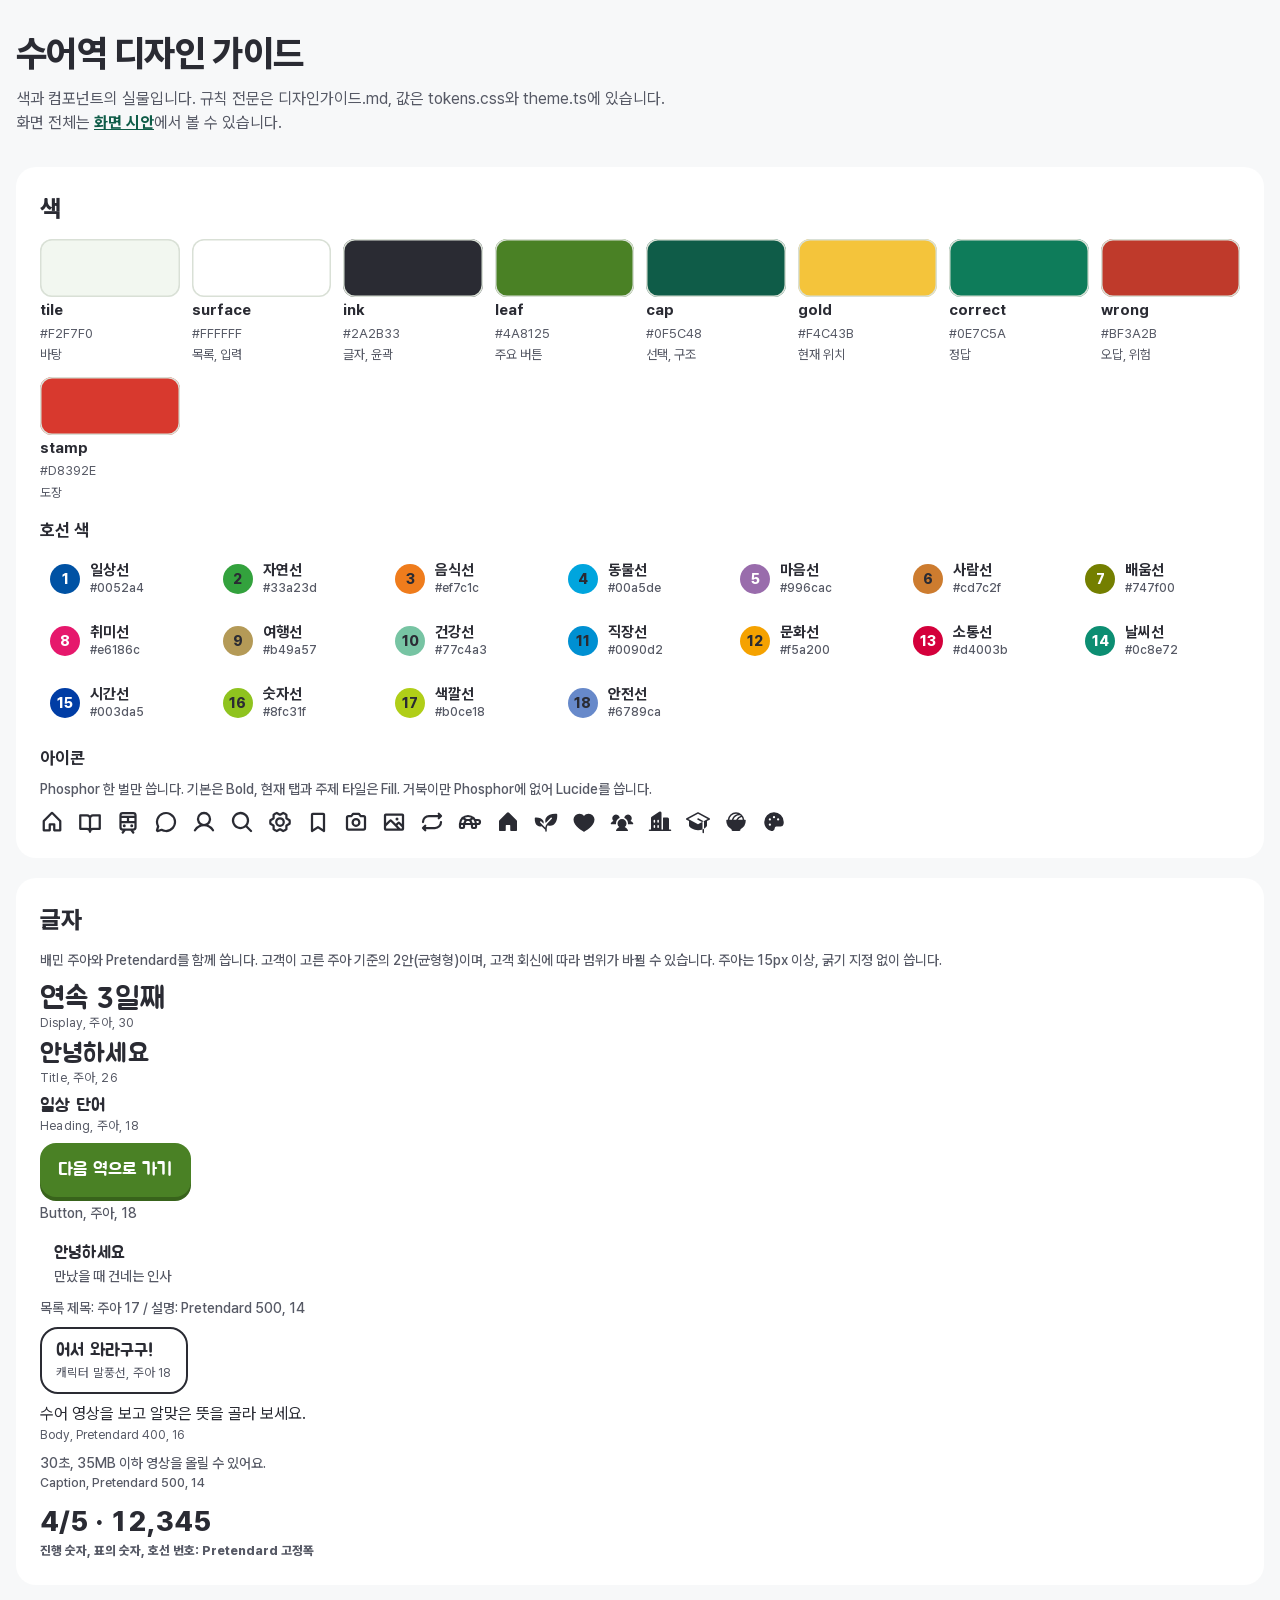
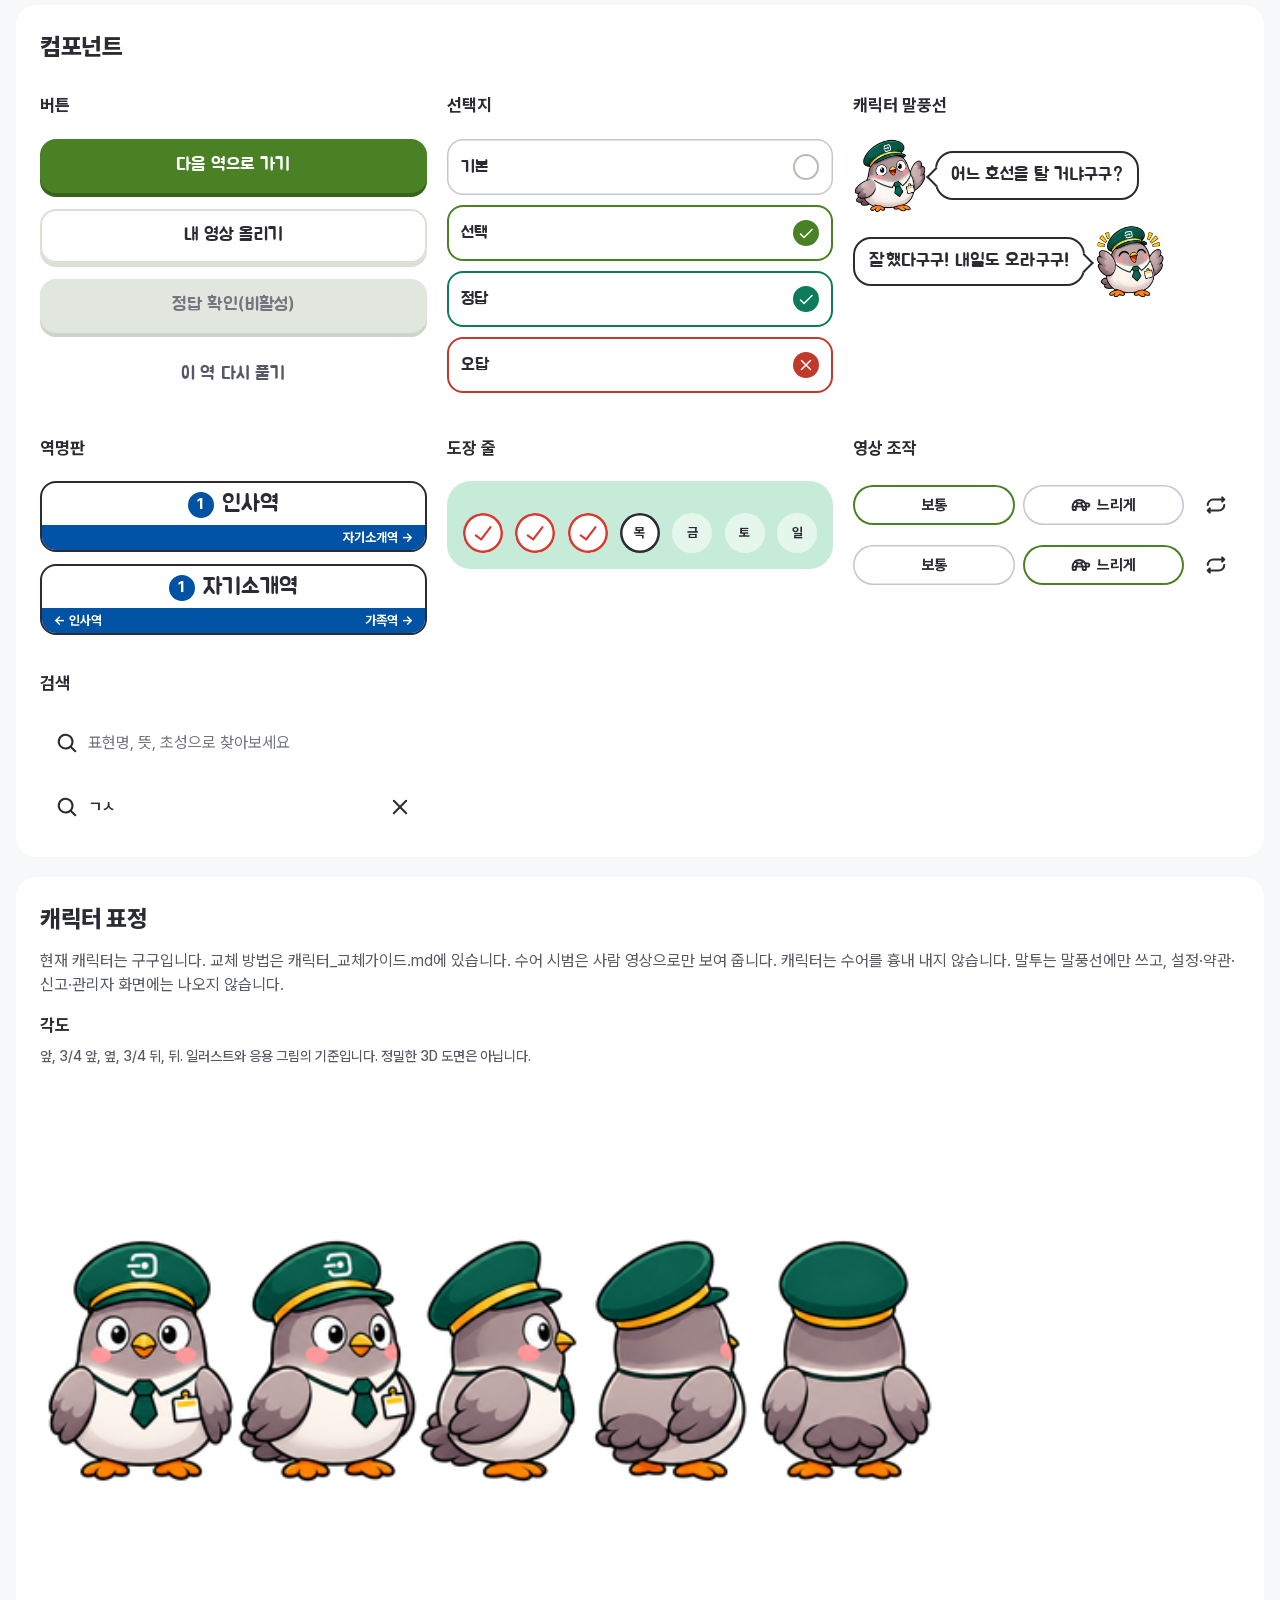
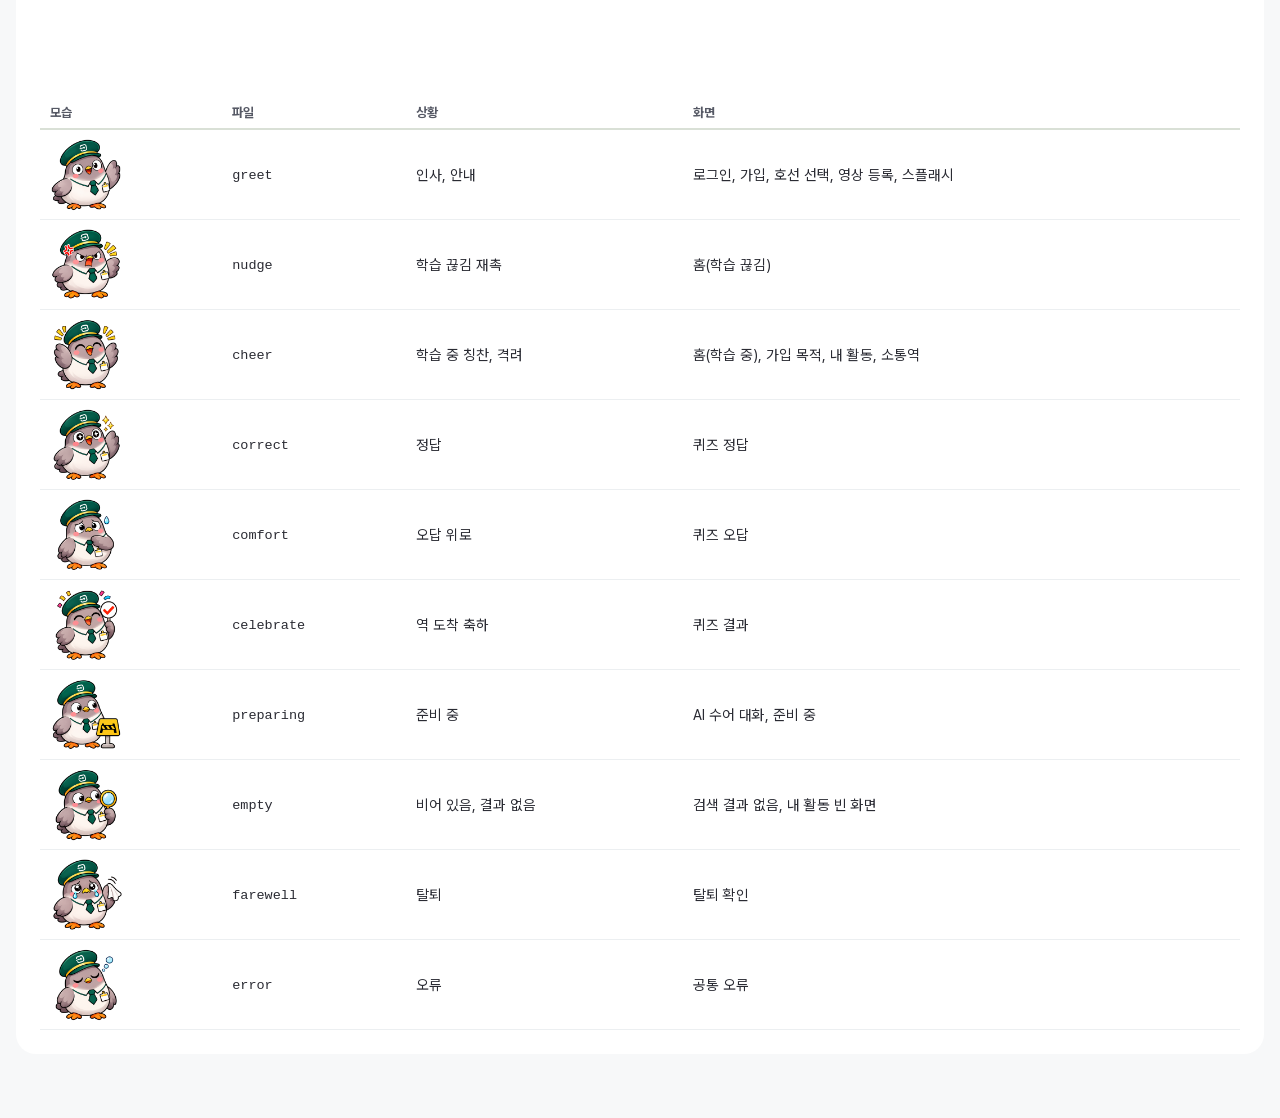
<file: guide.html>
<!doctype html>
<html lang="ko"><head><meta charset="utf-8"><meta name="viewport" content="width=device-width,initial-scale=1,viewport-fit=cover">
<title>수어역 디자인 가이드</title><meta name="claude:viewport-fit-sides" content="cover">
<link rel="stylesheet" href="app.css"><link rel="stylesheet" href="type.css">
<style>
.g { background: var(--surface); border-radius: 20px; padding: var(--s6); margin-top: var(--s5); }
.g h2 { font-weight: 800; letter-spacing: -0.02em; font-size: 24px; margin-bottom: var(--s3); }
.g h3 { font-weight: 700; font-size: 17px; margin: var(--s4) 0 var(--s2); }
.sw { display: grid; grid-template-columns: repeat(auto-fill, minmax(130px, 1fr)); gap: var(--s3); }
.sw li { display: grid; gap: 2px; font-size: 13px; } .sw i { height: 58px; border-radius: 12px; box-shadow: inset 0 0 0 1.5px var(--line); }
.sw b { font-size: 15px; } .sw span { color: var(--ink-2); }
.ln { display: grid; grid-template-columns: repeat(auto-fill, minmax(150px, 1fr)); gap: var(--s2); }
.ty { display: grid; gap: var(--s2); } .ty small { display: block; font-size: 12.5px; color: var(--ink-2); font-family: var(--font-body); }
.demo { display: grid; grid-template-columns: repeat(auto-fill, minmax(min(100%, 300px), 1fr)); gap: var(--s5); }
.demo > div { display: grid; gap: var(--s3); align-content: start; min-width: 0; }
.tbl { overflow-x: auto; } code { font-size: 13.5px; } .g td { white-space: normal; }
.link { color: var(--cap); font-weight: 700; }
</style></head><body><main class="page">
<header class="page-head"><h1>수어역 디자인 가이드</h1>
<p>색과 컴포넌트의 실물입니다. 규칙 전문은 디자인가이드.md, 값은 tokens.css와 theme.ts에 있습니다. 화면 전체는 <a class="link" href="index.html">화면 시안</a>에서 볼 수 있습니다.</p></header>

<section class="g"><h2>색</h2><ul class="sw"><li><i style="background:#F2F7F0"></i><b>tile</b><span>#F2F7F0</span><span>바탕</span></li><li><i style="background:#FFFFFF"></i><b>surface</b><span>#FFFFFF</span><span>목록, 입력</span></li><li><i style="background:#2A2B33"></i><b>ink</b><span>#2A2B33</span><span>글자, 윤곽</span></li><li><i style="background:#4A8125"></i><b>leaf</b><span>#4A8125</span><span>주요 버튼</span></li><li><i style="background:#0F5C48"></i><b>cap</b><span>#0F5C48</span><span>선택, 구조</span></li><li><i style="background:#F4C43B"></i><b>gold</b><span>#F4C43B</span><span>현재 위치</span></li><li><i style="background:#0E7C5A"></i><b>correct</b><span>#0E7C5A</span><span>정답</span></li><li><i style="background:#BF3A2B"></i><b>wrong</b><span>#BF3A2B</span><span>오답, 위험</span></li><li><i style="background:#D8392E"></i><b>stamp</b><span>#D8392E</span><span>도장</span></li></ul>
<h3>호선 색</h3><ul class="ln"><li class="lineitem" style="--l:#0052a4;--lt:#fff"><i>1</i><span>일상선<small>#0052a4</small></span></li><li class="lineitem" style="--l:#33a23d;--lt:#2a2b33"><i>2</i><span>자연선<small>#33a23d</small></span></li><li class="lineitem" style="--l:#ef7c1c;--lt:#2a2b33"><i>3</i><span>음식선<small>#ef7c1c</small></span></li><li class="lineitem" style="--l:#00a5de;--lt:#2a2b33"><i>4</i><span>동물선<small>#00a5de</small></span></li><li class="lineitem" style="--l:#996cac;--lt:#fff"><i>5</i><span>마음선<small>#996cac</small></span></li><li class="lineitem" style="--l:#cd7c2f;--lt:#2a2b33"><i>6</i><span>사람선<small>#cd7c2f</small></span></li><li class="lineitem" style="--l:#747f00;--lt:#fff"><i>7</i><span>배움선<small>#747f00</small></span></li><li class="lineitem" style="--l:#e6186c;--lt:#fff"><i>8</i><span>취미선<small>#e6186c</small></span></li><li class="lineitem" style="--l:#b49a57;--lt:#2a2b33"><i>9</i><span>여행선<small>#b49a57</small></span></li><li class="lineitem" style="--l:#77c4a3;--lt:#2a2b33"><i>10</i><span>건강선<small>#77c4a3</small></span></li><li class="lineitem" style="--l:#0090d2;--lt:#2a2b33"><i>11</i><span>직장선<small>#0090d2</small></span></li><li class="lineitem" style="--l:#f5a200;--lt:#2a2b33"><i>12</i><span>문화선<small>#f5a200</small></span></li><li class="lineitem" style="--l:#d4003b;--lt:#fff"><i>13</i><span>소통선<small>#d4003b</small></span></li><li class="lineitem" style="--l:#0c8e72;--lt:#fff"><i>14</i><span>날씨선<small>#0c8e72</small></span></li><li class="lineitem" style="--l:#003da5;--lt:#fff"><i>15</i><span>시간선<small>#003da5</small></span></li><li class="lineitem" style="--l:#8fc31f;--lt:#2a2b33"><i>16</i><span>숫자선<small>#8fc31f</small></span></li><li class="lineitem" style="--l:#b0ce18;--lt:#2a2b33"><i>17</i><span>색깔선<small>#b0ce18</small></span></li><li class="lineitem" style="--l:#6789ca;--lt:#2a2b33"><i>18</i><span>안전선<small>#6789ca</small></span></li></ul><h3>아이콘</h3><p class="muted small">Phosphor 한 벌만 씁니다. 기본은 Bold, 현재 탭과 주제 타일은 Fill. 거북이만 Phosphor에 없어 Lucide를 씁니다.</p><div style="display:flex;flex-wrap:wrap;gap:14px;margin-top:10px;color:var(--ink)"><svg class="ic" viewBox="0 0 256 256" aria-hidden="true"><path d="M222.14,105.85l-80-80a20,20,0,0,0-28.28,0l-80,80A19.86,19.86,0,0,0,28,120v96a12,12,0,0,0,12,12h64a12,12,0,0,0,12-12V164h24v52a12,12,0,0,0,12,12h64a12,12,0,0,0,12-12V120A19.86,19.86,0,0,0,222.14,105.85ZM204,204H164V152a12,12,0,0,0-12-12H104a12,12,0,0,0-12,12v52H52V121.65l76-76,76,76Z"/></svg><svg class="ic" viewBox="0 0 256 256" aria-hidden="true"><path d="M232,44H160a43.86,43.86,0,0,0-32,13.85A43.86,43.86,0,0,0,96,44H24A12,12,0,0,0,12,56V200a12,12,0,0,0,12,12H96a20,20,0,0,1,20,20,12,12,0,0,0,24,0,20,20,0,0,1,20-20h72a12,12,0,0,0,12-12V56A12,12,0,0,0,232,44ZM96,188H36V68H96a20,20,0,0,1,20,20V192.81A43.79,43.79,0,0,0,96,188Zm124,0H160a43.71,43.71,0,0,0-20,4.83V88a20,20,0,0,1,20-20h60Z"/></svg><svg class="ic" viewBox="0 0 256 256" aria-hidden="true"><path d="M184,20H72A36,36,0,0,0,36,56V184a36,36,0,0,0,36,36h0l-9.6,12.8a12,12,0,1,0,19.2,14.4L102,220h52l20.4,27.2a12,12,0,0,0,19.2-14.4L184,220h0a36,36,0,0,0,36-36V56A36,36,0,0,0,184,20ZM60,116V84h56v32Zm80-32h56v32H140ZM72,44H184a12,12,0,0,1,12,12v4H60V56A12,12,0,0,1,72,44ZM184,196H72a12,12,0,0,1-12-12V140H196v44A12,12,0,0,1,184,196Zm-80-28a16,16,0,1,1-16-16A16,16,0,0,1,104,168Zm80,0a16,16,0,1,1-16-16A16,16,0,0,1,184,168Z"/></svg><svg class="ic" viewBox="0 0 256 256" aria-hidden="true"><path d="M128,20A108,108,0,0,0,31.85,177.23L21,209.66A20,20,0,0,0,46.34,235l32.43-10.81A108,108,0,1,0,128,20Zm0,192a84,84,0,0,1-42.06-11.27,12,12,0,0,0-6-1.62,12.1,12.1,0,0,0-3.8.62l-29.79,9.93,9.93-29.79a12,12,0,0,0-1-9.81A84,84,0,1,1,128,212Z"/></svg><svg class="ic" viewBox="0 0 256 256" aria-hidden="true"><path d="M234.38,210a123.36,123.36,0,0,0-60.78-53.23,76,76,0,1,0-91.2,0A123.36,123.36,0,0,0,21.62,210a12,12,0,1,0,20.77,12c18.12-31.32,50.12-50,85.61-50s67.49,18.69,85.61,50a12,12,0,0,0,20.77-12ZM76,96a52,52,0,1,1,52,52A52.06,52.06,0,0,1,76,96Z"/></svg><svg class="ic" viewBox="0 0 256 256" aria-hidden="true"><path d="M232.49,215.51,185,168a92.12,92.12,0,1,0-17,17l47.53,47.54a12,12,0,0,0,17-17ZM44,112a68,68,0,1,1,68,68A68.07,68.07,0,0,1,44,112Z"/></svg><svg class="ic" viewBox="0 0 256 256" aria-hidden="true"><path d="M128,76a52,52,0,1,0,52,52A52.06,52.06,0,0,0,128,76Zm0,80a28,28,0,1,1,28-28A28,28,0,0,1,128,156Zm113.86-49.57A12,12,0,0,0,236,98.34L208.21,82.49l-.11-31.31a12,12,0,0,0-4.25-9.12,116,116,0,0,0-38-21.41,12,12,0,0,0-9.68.89L128,37.27,99.83,21.53a12,12,0,0,0-9.7-.9,116.06,116.06,0,0,0-38,21.47,12,12,0,0,0-4.24,9.1l-.14,31.34L20,98.35a12,12,0,0,0-5.85,8.11,110.7,110.7,0,0,0,0,43.11A12,12,0,0,0,20,157.66l27.82,15.85.11,31.31a12,12,0,0,0,4.25,9.12,116,116,0,0,0,38,21.41,12,12,0,0,0,9.68-.89L128,218.73l28.14,15.74a12,12,0,0,0,9.7.9,116.06,116.06,0,0,0,38-21.47,12,12,0,0,0,4.24-9.1l.14-31.34,27.81-15.81a12,12,0,0,0,5.85-8.11A110.7,110.7,0,0,0,241.86,106.43Zm-22.63,33.18-26.88,15.28a11.94,11.94,0,0,0-4.55,4.59c-.54,1-1.11,1.93-1.7,2.88a12,12,0,0,0-1.83,6.31L184.13,199a91.83,91.83,0,0,1-21.07,11.87l-27.15-15.19a12,12,0,0,0-5.86-1.53h-.29c-1.14,0-2.3,0-3.44,0a12.08,12.08,0,0,0-6.14,1.51L93,210.82A92.27,92.27,0,0,1,71.88,199l-.11-30.24a12,12,0,0,0-1.83-6.32c-.58-.94-1.16-1.91-1.7-2.88A11.92,11.92,0,0,0,63.7,155L36.8,139.63a86.53,86.53,0,0,1,0-23.24l26.88-15.28a12,12,0,0,0,4.55-4.58c.54-1,1.11-1.94,1.7-2.89a12,12,0,0,0,1.83-6.31L71.87,57A91.83,91.83,0,0,1,92.94,45.17l27.15,15.19a11.92,11.92,0,0,0,6.15,1.52c1.14,0,2.3,0,3.44,0a12.08,12.08,0,0,0,6.14-1.51L163,45.18A92.27,92.27,0,0,1,184.12,57l.11,30.24a12,12,0,0,0,1.83,6.32c.58.94,1.16,1.91,1.7,2.88A11.92,11.92,0,0,0,192.3,101l26.9,15.33A86.53,86.53,0,0,1,219.23,139.61Z"/></svg><svg class="ic" viewBox="0 0 256 256" aria-hidden="true"><path d="M184,28H72A20,20,0,0,0,52,48V224a12,12,0,0,0,18.36,10.18l57.63-36,57.65,36A12,12,0,0,0,204,224V48A20,20,0,0,0,184,28Zm-4,174.35-45.65-28.53a12,12,0,0,0-12.72,0L76,202.35V52H180Z"/></svg><svg class="ic" viewBox="0 0 256 256" aria-hidden="true"><path d="M208,52H182.42L170,33.34A12,12,0,0,0,160,28H96a12,12,0,0,0-10,5.34L73.57,52H48A28,28,0,0,0,20,80V192a28,28,0,0,0,28,28H208a28,28,0,0,0,28-28V80A28,28,0,0,0,208,52Zm4,140a4,4,0,0,1-4,4H48a4,4,0,0,1-4-4V80a4,4,0,0,1,4-4H80a12,12,0,0,0,10-5.34L102.42,52h51.15L166,70.66A12,12,0,0,0,176,76h32a4,4,0,0,1,4,4ZM128,84a48,48,0,1,0,48,48A48.05,48.05,0,0,0,128,84Zm0,72a24,24,0,1,1,24-24A24,24,0,0,1,128,156Z"/></svg><svg class="ic" viewBox="0 0 256 256" aria-hidden="true"><path d="M144,96a16,16,0,1,1,16,16A16,16,0,0,1,144,96Zm92-40V200a20,20,0,0,1-20,20H40a20,20,0,0,1-20-20V56A20,20,0,0,1,40,36H216A20,20,0,0,1,236,56ZM44,60v79.72l33.86-33.86a20,20,0,0,1,28.28,0L147.31,147l17.18-17.17a20,20,0,0,1,28.28,0L212,149.09V60Zm0,136H162.34L92,125.66l-48,48Zm168,0V183l-33.37-33.37L164.28,164l32,32Z"/></svg><svg class="ic" viewBox="0 0 256 256" aria-hidden="true"><path d="M20,128A76.08,76.08,0,0,1,96,52h99l-3.52-3.51a12,12,0,1,1,17-17l24,24a12,12,0,0,1,0,17l-24,24a12,12,0,0,1-17-17L195,76H96a52.06,52.06,0,0,0-52,52,12,12,0,0,1-24,0Zm204-12a12,12,0,0,0-12,12,52.06,52.06,0,0,1-52,52H61l3.52-3.51a12,12,0,1,0-17-17l-24,24a12,12,0,0,0,0,17l24,24a12,12,0,1,0,17-17L61,204h99a76.08,76.08,0,0,0,76-76A12,12,0,0,0,224,116Z"/></svg><svg class="ic line" viewBox="0 0 24 24" aria-hidden="true"><path d="m12 10 2 4v3a1 1 0 0 0 1 1h2a1 1 0 0 0 1-1v-3a8 8 0 1 0-16 0v3a1 1 0 0 0 1 1h2a1 1 0 0 0 1-1v-3l2-4h4Z"/><path d="M4.82 7.9 8 10"/><path d="M15.18 7.9 12 10"/><path d="M16.93 10H20a2 2 0 0 1 0 4H2"/></svg><svg class="ic" viewBox="0 0 256 256" aria-hidden="true"><path d="M224,120v96a8,8,0,0,1-8,8H160a8,8,0,0,1-8-8V164a4,4,0,0,0-4-4H108a4,4,0,0,0-4,4v52a8,8,0,0,1-8,8H40a8,8,0,0,1-8-8V120a16,16,0,0,1,4.69-11.31l80-80a16,16,0,0,1,22.62,0l80,80A16,16,0,0,1,224,120Z"/></svg><svg class="ic" viewBox="0 0 256 256" aria-hidden="true"><path d="M205.41,159.07a60.9,60.9,0,0,1-31.83,8.86,71.71,71.71,0,0,1-27.36-5.66A55.55,55.55,0,0,0,136,194.51V224a8,8,0,0,1-8.53,8,8.18,8.18,0,0,1-7.47-8.25V211.31L81.38,172.69A52.5,52.5,0,0,1,63.44,176a45.82,45.82,0,0,1-23.92-6.67C17.73,156.09,6,125.62,8.27,87.79a8,8,0,0,1,7.52-7.52c37.83-2.23,68.3,9.46,81.5,31.25A46,46,0,0,1,103.74,140a4,4,0,0,1-6.89,2.43l-19.2-20.1a8,8,0,0,0-11.31,11.31l53.88,55.25c.06-.78.13-1.56.21-2.33a68.56,68.56,0,0,1,18.64-39.46l50.59-53.46a8,8,0,0,0-11.31-11.32l-49,51.82a4,4,0,0,1-6.78-1.74c-4.74-17.48-2.65-34.88,6.4-49.82,17.86-29.48,59.42-45.26,111.18-42.22a8,8,0,0,1,7.52,7.52C250.67,99.65,234.89,141.21,205.41,159.07Z"/></svg><svg class="ic" viewBox="0 0 256 256" aria-hidden="true"><path d="M240,102c0,70-103.79,126.66-108.21,129a8,8,0,0,1-7.58,0C119.79,228.66,16,172,16,102A62.07,62.07,0,0,1,78,40c20.65,0,38.73,8.88,50,23.89C139.27,48.88,157.35,40,178,40A62.07,62.07,0,0,1,240,102Z"/></svg><svg class="ic" viewBox="0 0 256 256" aria-hidden="true"><path d="M64.12,147.8a4,4,0,0,1-4,4.2H16a8,8,0,0,1-7.8-6.17,8.35,8.35,0,0,1,1.62-6.93A67.79,67.79,0,0,1,37,117.51a40,40,0,1,1,66.46-35.8,3.94,3.94,0,0,1-2.27,4.18A64.08,64.08,0,0,0,64,144C64,145.28,64,146.54,64.12,147.8Zm182-8.91A67.76,67.76,0,0,0,219,117.51a40,40,0,1,0-66.46-35.8,3.94,3.94,0,0,0,2.27,4.18A64.08,64.08,0,0,1,192,144c0,1.28,0,2.54-.12,3.8a4,4,0,0,0,4,4.2H240a8,8,0,0,0,7.8-6.17A8.33,8.33,0,0,0,246.17,138.89Zm-89,43.18a48,48,0,1,0-58.37,0A72.13,72.13,0,0,0,65.07,212,8,8,0,0,0,72,224H184a8,8,0,0,0,6.93-12A72.15,72.15,0,0,0,157.19,182.07Z"/></svg><svg class="ic" viewBox="0 0 256 256" aria-hidden="true"><path d="M239.73,208H224V96a16,16,0,0,0-16-16H164a4,4,0,0,0-4,4V208H144V32.41a16.43,16.43,0,0,0-6.16-13,16,16,0,0,0-18.72-.69L39.12,72A16,16,0,0,0,32,85.34V208H16.27A8.18,8.18,0,0,0,8,215.47,8,8,0,0,0,16,224H240a8,8,0,0,0,8-8.53A8.18,8.18,0,0,0,239.73,208ZM76,184a8,8,0,0,1-8.53,8A8.18,8.18,0,0,1,60,183.72V168.27A8.19,8.19,0,0,1,67.47,160,8,8,0,0,1,76,168Zm0-56a8,8,0,0,1-8.53,8A8.19,8.19,0,0,1,60,127.72V112.27A8.19,8.19,0,0,1,67.47,104,8,8,0,0,1,76,112Zm40,56a8,8,0,0,1-8.53,8,8.18,8.18,0,0,1-7.47-8.26V168.27a8.19,8.19,0,0,1,7.47-8.26,8,8,0,0,1,8.53,8Zm0-56a8,8,0,0,1-8.53,8,8.19,8.19,0,0,1-7.47-8.26V112.27a8.19,8.19,0,0,1,7.47-8.26,8,8,0,0,1,8.53,8Z"/></svg><svg class="ic" viewBox="0 0 256 256" aria-hidden="true"><path d="M176,207.24a119,119,0,0,0,16-7.73V240a8,8,0,0,1-16,0Zm11.76-88.43-56-29.87a8,8,0,0,0-7.52,14.12L171,128l17-9.06Zm64-29.87-120-64a8,8,0,0,0-7.52,0l-120,64a8,8,0,0,0,0,14.12L32,117.87v48.42a15.91,15.91,0,0,0,4.06,10.65C49.16,191.53,78.51,216,128,216a130,130,0,0,0,48-8.76V130.67L171,128l-43,22.93L43.83,106l0,0L25,96,128,41.07,231,96l-18.78,10-.06,0L188,118.94a8,8,0,0,1,4,6.93v73.64a115.63,115.63,0,0,0,27.94-22.57A15.91,15.91,0,0,0,224,166.29V117.87l27.76-14.81a8,8,0,0,0,0-14.12Z"/></svg><svg class="ic" viewBox="0 0 256 256" aria-hidden="true"><path d="M224,104h-8.37a88,88,0,0,0-175.26,0H32a8,8,0,0,0-8,8,104.35,104.35,0,0,0,56,92.28V208a16,16,0,0,0,16,16h64a16,16,0,0,0,16-16v-3.72A104.35,104.35,0,0,0,232,112,8,8,0,0,0,224,104ZM173.48,56.23q2.75,2.25,5.27,4.75a87.92,87.92,0,0,0-49.15,43H100.1A72.26,72.26,0,0,1,168,56C169.83,56,171.66,56.09,173.48,56.23ZM148.12,104a71.84,71.84,0,0,1,41.27-29.57A71.45,71.45,0,0,1,199.54,104ZM128,40a71.87,71.87,0,0,1,19,2.57A88.36,88.36,0,0,0,83.33,104H56.46A72.08,72.08,0,0,1,128,40Z"/></svg><svg class="ic" viewBox="0 0 256 256" aria-hidden="true"><path d="M200.77,53.89A103.27,103.27,0,0,0,128,24h-1.07A104,104,0,0,0,24,128c0,43,26.58,79.06,69.36,94.17A32,32,0,0,0,136,192a16,16,0,0,1,16-16h46.21a31.81,31.81,0,0,0,31.2-24.88,104.43,104.43,0,0,0,2.59-24A103.28,103.28,0,0,0,200.77,53.89ZM84,168a12,12,0,1,1,12-12A12,12,0,0,1,84,168Zm0-56a12,12,0,1,1,12-12A12,12,0,0,1,84,112Zm44-24a12,12,0,1,1,12-12A12,12,0,0,1,128,88Zm44,24a12,12,0,1,1,12-12A12,12,0,0,1,172,112Z"/></svg></div></section>

<section class="g"><h2>글자</h2><p class="muted small" style="margin-bottom:12px">배민 주아와 Pretendard를 함께 씁니다. 고객이 고른 주아 기준의 2안(균형형)이며, 고객 회신에 따라 범위가 바뀔 수 있습니다. 주아는 15px 이상, 굵기 지정 없이 씁니다.</p><div class="ty">
<div class="count">연속 3일째<small>Display, 주아, 30</small></div>
<div class="title">안녕하세요<small>Title, 주아, 26</small></div>
<div class="heading">일상 단어<small>Heading, 주아, 18</small></div>
<button class="btn" style="justify-self:start;width:auto">다음 역으로 가기</button>
<div class="small" style="margin-top:-6px;color:var(--ink-2)">Button, 주아, 18</div>
<div class="rows"><div class="row"><div class="grow"><b>안녕하세요</b><small>만났을 때 건네는 인사</small></div></div></div>
<div class="small" style="margin-top:-6px;color:var(--ink-2)">목록 제목: 주아 17 / 설명: Pretendard 500, 14</div>
<div class="bubble" style="justify-self:start">어서 와라구구!<small>캐릭터 말풍선, 주아 18</small></div>
<div>수어 영상을 보고 알맞은 뜻을 골라 보세요.<small>Body, Pretendard 400, 16</small></div>
<div class="caption">30초, 35MB 이하 영상을 올릴 수 있어요.<small>Caption, Pretendard 500, 14</small></div>
<div style="font-weight:800;font-size:28px;font-variant-numeric:tabular-nums">4/5 · 12,345<small>진행 숫자, 표의 숫자, 호선 번호: Pretendard 고정폭</small></div>
</div></section>

<section class="g"><h2>컴포넌트</h2><div class="demo">
<div><h3>버튼</h3><button class="btn">다음 역으로 가기</button><button class="btn ghost">내 영상 올리기</button><button class="btn" disabled>정답 확인(비활성)</button><button class="btn quiet">이 역 다시 풀기</button></div>
<div><h3>선택지</h3><div class="stack"><button class="opt radio"><span class="txt">기본</span><span class="mark"></span></button><button class="opt radio sel"><span class="txt">선택</span><span class="mark"><svg class="ic" viewBox="0 0 256 256" aria-hidden="true"><path d="M232.49,80.49l-128,128a12,12,0,0,1-17,0l-56-56a12,12,0,1,1,17-17L96,183,215.51,63.51a12,12,0,0,1,17,17Z"/></svg></span></button><button class="opt radio right"><span class="txt">정답</span><span class="mark"><svg class="ic" viewBox="0 0 256 256" aria-hidden="true"><path d="M232.49,80.49l-128,128a12,12,0,0,1-17,0l-56-56a12,12,0,1,1,17-17L96,183,215.51,63.51a12,12,0,0,1,17,17Z"/></svg></span></button><button class="opt radio bad"><span class="txt">오답</span><span class="mark"><svg class="ic" viewBox="0 0 256 256" aria-hidden="true"><path d="M208.49,191.51a12,12,0,0,1-17,17L128,145,64.49,208.49a12,12,0,0,1-17-17L111,128,47.51,64.49a12,12,0,0,1,17-17L128,111l63.51-63.52a12,12,0,0,1,17,17L145,128Z"/></svg></span></button></div></div>
<div><h3>캐릭터 말풍선</h3><div class="says"><img class="character " src="character/gugu/greet.png" width="74" height="74" alt=""><div class="bubble tail-l">어느 호선을 탈 거냐구구?</div></div>
<div class="says"><div class="bubble tail-r">잘했다구구! 내일도 오라구구!</div><img class="character " src="character/gugu/cheer.png" width="74" height="74" alt=""></div></div>
<div><h3>역명판</h3><div class="sign" style="--l:var(--line-1);--lt:#fff"><div class="sign-name"><span class="sign-no">1</span>인사역</div><div class="sign-bar"><span></span><span>자기소개역 →</span></div></div><div class="sign" style="--l:var(--line-1);--lt:#fff"><div class="sign-name"><span class="sign-no">1</span>자기소개역</div><div class="sign-bar"><span>← 인사역</span><span>가족역 →</span></div></div></div>
<div><h3>도장 줄</h3><div class="hero cheer"><div class="stamps" role="img" aria-label="이번 주 3일 학습"><div class="stamp on"><svg class="ic" viewBox="0 0 256 256" aria-hidden="true"><path d="M232.49,80.49l-128,128a12,12,0,0,1-17,0l-56-56a12,12,0,1,1,17-17L96,183,215.51,63.51a12,12,0,0,1,17,17Z"/></svg></div><div class="stamp on"><svg class="ic" viewBox="0 0 256 256" aria-hidden="true"><path d="M232.49,80.49l-128,128a12,12,0,0,1-17,0l-56-56a12,12,0,1,1,17-17L96,183,215.51,63.51a12,12,0,0,1,17,17Z"/></svg></div><div class="stamp on"><svg class="ic" viewBox="0 0 256 256" aria-hidden="true"><path d="M232.49,80.49l-128,128a12,12,0,0,1-17,0l-56-56a12,12,0,1,1,17-17L96,183,215.51,63.51a12,12,0,0,1,17,17Z"/></svg></div><div class="stamp today">목</div><div class="stamp">금</div><div class="stamp">토</div><div class="stamp">일</div></div></div></div>
<div><h3>영상 조작</h3><div class="vbar"><div class="speed"><button class="on">보통</button><button><svg class="ic line" viewBox="0 0 24 24" aria-hidden="true"><path d="m12 10 2 4v3a1 1 0 0 0 1 1h2a1 1 0 0 0 1-1v-3a8 8 0 1 0-16 0v3a1 1 0 0 0 1 1h2a1 1 0 0 0 1-1v-3l2-4h4Z"/><path d="M4.82 7.9 8 10"/><path d="M15.18 7.9 12 10"/><path d="M16.93 10H20a2 2 0 0 1 0 4H2"/></svg>느리게</button></div><button class="replay" aria-label="다시 보기"><svg class="ic" viewBox="0 0 256 256" aria-hidden="true"><path d="M20,128A76.08,76.08,0,0,1,96,52h99l-3.52-3.51a12,12,0,1,1,17-17l24,24a12,12,0,0,1,0,17l-24,24a12,12,0,0,1-17-17L195,76H96a52.06,52.06,0,0,0-52,52,12,12,0,0,1-24,0Zm204-12a12,12,0,0,0-12,12,52.06,52.06,0,0,1-52,52H61l3.52-3.51a12,12,0,1,0-17-17l-24,24a12,12,0,0,0,0,17l24,24a12,12,0,1,0,17-17L61,204h99a76.08,76.08,0,0,0,76-76A12,12,0,0,0,224,116Z"/></svg></button></div><div class="vbar"><div class="speed"><button>보통</button><button class="on"><svg class="ic line" viewBox="0 0 24 24" aria-hidden="true"><path d="m12 10 2 4v3a1 1 0 0 0 1 1h2a1 1 0 0 0 1-1v-3a8 8 0 1 0-16 0v3a1 1 0 0 0 1 1h2a1 1 0 0 0 1-1v-3l2-4h4Z"/><path d="M4.82 7.9 8 10"/><path d="M15.18 7.9 12 10"/><path d="M16.93 10H20a2 2 0 0 1 0 4H2"/></svg>느리게</button></div><button class="replay" aria-label="다시 보기"><svg class="ic" viewBox="0 0 256 256" aria-hidden="true"><path d="M20,128A76.08,76.08,0,0,1,96,52h99l-3.52-3.51a12,12,0,1,1,17-17l24,24a12,12,0,0,1,0,17l-24,24a12,12,0,0,1-17-17L195,76H96a52.06,52.06,0,0,0-52,52,12,12,0,0,1-24,0Zm204-12a12,12,0,0,0-12,12,52.06,52.06,0,0,1-52,52H61l3.52-3.51a12,12,0,1,0-17-17l-24,24a12,12,0,0,0,0,17l24,24a12,12,0,1,0,17-17L61,204h99a76.08,76.08,0,0,0,76-76A12,12,0,0,0,224,116Z"/></svg></button></div></div>
<div><h3>검색</h3><div class="search"><svg class="ic" viewBox="0 0 256 256" aria-hidden="true"><path d="M232.49,215.51,185,168a92.12,92.12,0,1,0-17,17l47.53,47.54a12,12,0,0,0,17-17ZM44,112a68,68,0,1,1,68,68A68.07,68.07,0,0,1,44,112Z"/></svg>표현명, 뜻, 초성으로 찾아보세요</div><div class="search"><svg class="ic" viewBox="0 0 256 256" aria-hidden="true"><path d="M232.49,215.51,185,168a92.12,92.12,0,1,0-17,17l47.53,47.54a12,12,0,0,0,17-17ZM44,112a68,68,0,1,1,68,68A68.07,68.07,0,0,1,44,112Z"/></svg><span class="q">ㄱㅅ</span><svg class="ic" viewBox="0 0 256 256" role="img" aria-label="검색어 지우기"><path d="M208.49,191.51a12,12,0,0,1-17,17L128,145,64.49,208.49a12,12,0,0,1-17-17L111,128,47.51,64.49a12,12,0,0,1,17-17L128,111l63.51-63.52a12,12,0,0,1,17,17L145,128Z"/></svg></div></div>
</div></section>

<section class="g"><h2>캐릭터 표정</h2><p class="muted">현재 캐릭터는 구구입니다. 교체 방법은 캐릭터_교체가이드.md에 있습니다. 수어 시범은 사람 영상으로만 보여 줍니다. 캐릭터는 수어를 흉내 내지 않습니다. 말투는 말풍선에만 쓰고, 설정·약관·신고·관리자 화면에는 나오지 않습니다.</p>
<h3>각도</h3><p class="muted small">앞, 3/4 앞, 옆, 3/4 뒤, 뒤. 일러스트와 응용 그림의 기준입니다. 정밀한 3D 도면은 아닙니다.</p><img src="character/gugu/turnaround.png" alt="구구의 앞, 3/4 앞, 옆, 3/4 뒤, 뒤 모습" style="width:100%;max-width:900px;height:auto;display:block;margin-bottom:16px"><div class="tbl"><table><thead><tr><th>모습</th><th>파일</th><th>상황</th><th>화면</th></tr></thead><tbody><tr><td><img class="character " src="character/gugu/greet.png" width="72" height="72" alt="역무원 모자를 쓴 비둘기 구구가 날개를 흔들어 인사하는 모습"></td><td><code>greet</code></td><td>인사, 안내</td><td>로그인, 가입, 호선 선택, 영상 등록, 스플래시</td></tr><tr><td><img class="character " src="character/gugu/nudge.png" width="72" height="72" alt="화가 나서 날개로 삿대질하는 구구"></td><td><code>nudge</code></td><td>학습 끊김 재촉</td><td>홈(학습 끊김)</td></tr><tr><td><img class="character " src="character/gugu/cheer.png" width="72" height="72" alt="기뻐서 양 날개를 든 구구"></td><td><code>cheer</code></td><td>학습 중 칭찬, 격려</td><td>홈(학습 중), 가입 목적, 내 활동, 소통역</td></tr><tr><td><img class="character " src="character/gugu/correct.png" width="72" height="72" alt="눈을 반짝이며 기뻐하는 구구"></td><td><code>correct</code></td><td>정답</td><td>퀴즈 정답</td></tr><tr><td><img class="character " src="character/gugu/comfort.png" width="72" height="72" alt="걱정스러운 표정으로 땀을 흘리는 구구"></td><td><code>comfort</code></td><td>오답 위로</td><td>퀴즈 오답</td></tr><tr><td><img class="character " src="character/gugu/celebrate.png" width="72" height="72" alt="체크 표시 팻말을 들고 축하하는 구구"></td><td><code>celebrate</code></td><td>역 도착 축하</td><td>퀴즈 결과</td></tr><tr><td><img class="character " src="character/gugu/preparing.png" width="72" height="72" alt="공사 표지판 옆에 선 구구"></td><td><code>preparing</code></td><td>준비 중</td><td>AI 수어 대화, 준비 중</td></tr><tr><td><img class="character " src="character/gugu/empty.png" width="72" height="72" alt="돋보기를 든 구구"></td><td><code>empty</code></td><td>비어 있음, 결과 없음</td><td>검색 결과 없음, 내 활동 빈 화면</td></tr><tr><td><img class="character " src="character/gugu/farewell.png" width="72" height="72" alt="눈물을 흘리며 손수건을 흔드는 구구"></td><td><code>farewell</code></td><td>탈퇴</td><td>탈퇴 확인</td></tr><tr><td><img class="character " src="character/gugu/error.png" width="72" height="72" alt="눈을 감고 조는 구구"></td><td><code>error</code></td><td>오류</td><td>공통 오류</td></tr></tbody></table></div></section>
</main></body></html>
</file>
<file: app.css>
@import url("tokens.css");

* { box-sizing: border-box; }
html { -webkit-text-size-adjust: 100%; }
body {
  margin: 0;
  background: #f7f8f9;
  color: var(--ink);
  font-family: var(--font-body);
  font-size: var(--t-body);
  line-height: 1.5;
  word-break: keep-all;
}
h1, h2, h3, h4, p, figure, ul, ol { margin: 0; padding: 0; }
ul, ol { list-style: none; }
button { font: inherit; color: inherit; background: none; border: 0; padding: 0; cursor: pointer; text-align: left; }
:focus-visible { outline: 3px solid var(--deep); outline-offset: 2px; }

/* ---------- 갤러리 ---------- */
.page { max-width: 1340px; margin: 0 auto; padding-block: var(--s8) 64px; padding-left: max(16px, env(safe-area-inset-left, 0px)); padding-right: max(16px, env(safe-area-inset-right, 0px)); }
.page-head { max-width: 680px; margin-bottom: var(--s8); }
.page-head h1 { font-weight: 800; font-size: 36px; line-height: 1.2; letter-spacing: -0.02em; }
.page-head p { margin-top: var(--s3); color: var(--ink-2); }
.page-head a { color: var(--deep); font-weight: 700; }
.group { margin-top: 56px; }
.group > h2 { font-weight: 800; font-size: 26px; letter-spacing: -0.02em; }
.group > p { color: var(--ink-2); margin-top: var(--s1); max-width: 640px; }
.screens { display: flex; flex-wrap: wrap; gap: var(--s8) var(--s6); margin-top: var(--s5); align-items: flex-start; }
.shot { width: 410px; max-width: 100%; }
.shot figcaption { margin-top: var(--s3); font-size: var(--t-small); color: var(--ink-2); max-width: 400px; }
.shot figcaption b { color: var(--ink); font-weight: 700; display: block; font-size: 15px; }

/* ---------- 기기 ---------- */
.phone { width: 410px; max-width: 100%; padding: 10px; background: #15161a; border-radius: 58px; box-shadow: 0 18px 40px -18px rgba(42, 43, 51, .45); }
.screen { position: relative; height: 844px; border-radius: 48px; overflow: hidden; background: var(--tile); display: flex; flex-direction: column; }
.screen.white { background: var(--surface); }
.status { position: relative; flex: none; height: 54px; }
.status .time { position: absolute; top: 19px; left: 0; width: 134px; text-align: center; font-weight: 600; font-size: 16px; line-height: 22px; }
.status .glyphs { position: absolute; top: 23px; right: 26px; display: flex; gap: 6px; align-items: center; }
.island { position: absolute; top: 12px; left: 50%; margin-left: -46px; width: 92px; height: 30px; border-radius: 16px; background: #000; z-index: 3; }
.homebar { position: absolute; bottom: 8px; left: 50%; margin-left: -68px; width: 136px; height: 5px; border-radius: 3px; background: var(--ink); z-index: 4; }
.body { flex: 1; min-height: 0; overflow: hidden; padding: var(--s2) var(--s4) var(--s4); display: flex; flex-direction: column; gap: var(--s4); }
.cta { flex: none; padding: var(--s2) var(--s4) 30px; display: grid; gap: var(--s2); }
.grow { flex: 1; }

/* ---------- 상단 ---------- */
.top { display: flex; align-items: center; gap: var(--s2); min-height: var(--touch); flex: none; }
.top h3 { font-weight: 700; font-size: 18px; flex: 1; letter-spacing: -0.01em; }
.iconbtn { width: var(--touch); height: var(--touch); display: grid; place-items: center; margin: 0 -10px; flex: none; }
.ic { width: 24px; height: 24px; fill: currentColor; flex: none; display: block; }
.ic.line { fill: none; stroke: currentColor; stroke-width: 2.2; stroke-linecap: round; stroke-linejoin: round; }
.logo-sign { display: block; height: auto; }

/* ---------- 글자 ---------- */
.title { font-weight: 800; font-size: var(--t-title); line-height: 1.25; letter-spacing: -0.02em; text-wrap: balance; }
.heading { font-weight: 700; font-size: var(--t-heading); line-height: 1.35; letter-spacing: -0.01em; }
.muted { color: var(--ink-2); }
.small { font-size: var(--t-small); }
.caption { font-size: var(--t-caption); color: var(--ink-2); }
.count { font-weight: 800; font-size: var(--t-display); line-height: 1.1; letter-spacing: -0.02em; font-variant-numeric: tabular-nums; }

/* ---------- 버튼 ---------- */
.btn {
  display: flex; align-items: center; justify-content: center; gap: var(--s2);
  width: 100%; min-height: 54px; padding: 12px 18px;
  border-radius: var(--r-button);
  box-shadow: 0 var(--edge) 0 var(--leaf-press);
  background: var(--leaf); color: #fff;
  font-weight: 700; font-size: 17px; text-align: center;
  margin-bottom: var(--edge);
}
.btn:active { transform: translateY(var(--edge)); box-shadow: none; }
.btn.ghost { background: var(--surface); color: var(--ink); box-shadow: inset 0 0 0 2px var(--line), 0 var(--edge) 0 var(--line); }
.btn.quiet { background: none; color: var(--ink-2); box-shadow: none; min-height: var(--touch); font-weight: 600; font-size: 15px; margin: 0; }
.btn.quiet.danger { color: var(--wrong); }
.btn.kakao { background: #fee500; color: #191919; box-shadow: 0 var(--edge) 0 #d6c000; }
.btn.google { background: #fff; color: #1f1f1f; box-shadow: inset 0 0 0 2px var(--line), 0 var(--edge) 0 var(--line); }
.btn img { width: 22px; height: 22px; }
.btn[disabled] { background: #e1e6de; color: var(--ink-3); box-shadow: 0 var(--edge) 0 #cdd4ca; cursor: not-allowed; }

/* ---------- 캐릭터 말풍선 ---------- */
.character { display: block; flex: none; }
.says { display: flex; align-items: center; gap: var(--s2); flex: none; }
.bubble {
  position: relative; background: var(--surface); min-width: 0;
  border: 2px solid var(--ink); border-radius: 18px;
  padding: 10px 14px; font-family: var(--font-voice); font-size: 18px; line-height: 1.35;
}
.bubble.tail-r::after, .bubble.tail-l::after, .bubble.tail-b::after {
  content: ""; position: absolute; width: 12px; height: 12px; background: inherit;
  border-right: 2px solid var(--ink); border-bottom: 2px solid var(--ink);
}
.bubble.tail-r::after { right: -8px; top: 50%; margin-top: -6px; transform: rotate(-45deg); }
.bubble.tail-l::after { left: -8px; top: 50%; margin-top: -6px; transform: rotate(135deg); }
.bubble.tail-b::after { left: 50%; bottom: -8px; margin-left: -6px; transform: rotate(45deg); }

/* ---------- 홈 패널: 안전선 노랑 ---------- */
.hero { position: relative; background: var(--gold); border-radius: var(--r-panel); padding: var(--s4); flex: none; }
.hero.cheer { background: #c6ecd9; }
.hero .says { margin-top: var(--s2); gap: 4px; margin-right: -8px; }
.hero .bubble { flex: 1; font-size: 16.5px; padding: 10px 12px; }
.hero .character { margin-top: -54px; }
.hero .btn { margin-top: var(--s4); }
.stamps { display: flex; justify-content: space-between; margin-top: var(--s4); }
.stamp { width: 40px; height: 40px; border-radius: 50%; background: rgba(255, 255, 255, .55); display: grid; place-items: center; font-size: 13px; font-weight: 700; color: var(--ink); }
.stamp.on { background: #fff; color: var(--stamp); box-shadow: inset 0 0 0 2.5px var(--stamp); transform: rotate(-8deg); }
.stamp.today { background: #fff; color: var(--ink); box-shadow: inset 0 0 0 2.5px var(--ink); }
.stamp .ic { width: 22px; height: 22px; }
.on-white .stamps { margin-top: var(--s3); }
.on-white .stamp { background: var(--tile); }
.on-white .stamp.on, .on-white .stamp.today { background: #fff; }

/* ---------- 입력 ---------- */
.search { display: flex; align-items: center; gap: 10px; min-height: 52px; padding: 0 var(--s4); background: var(--surface); border-radius: var(--r-input); color: var(--ink-3); flex: none; }
.search .ic { color: var(--ink); width: 22px; height: 22px; }
.search .q { color: var(--ink); font-weight: 600; flex: 1; }
.field label, .label { display: block; font-weight: 700; font-size: 15px; margin-bottom: 6px; }
.input { width: 100%; min-height: 52px; padding: 13px 14px; background: var(--surface); border-radius: var(--r-input); color: var(--ink); }
.input.ph { color: var(--ink-3); }
.help { font-size: var(--t-caption); color: var(--ink-2); margin-top: 6px; }

/* A02~A04 가입: 회색 테두리만 (채움 없음) */
#A02 .input, #A03 .input, #A04 .input {
  border-radius: 999px;
  background: transparent;
  box-shadow: inset 0 0 0 1.5px #c2c7d0;
  padding: 14px 20px;
}
#A02 .opt, #A03 .opt, #A04 .opt {
  border-radius: 999px;
  background: transparent;
  box-shadow: inset 0 0 0 1.5px #c2c7d0;
  min-height: 54px;
  padding: 12px 18px;
}
#A02 .opt.sel, #A03 .opt.sel, #A04 .opt.sel {
  background: transparent;
  box-shadow: inset 0 0 0 2px var(--leaf);
}
#A02 .opt .mark, #A03 .opt .mark, #A04 .opt .mark {
  border-radius: 999px;
  box-shadow: inset 0 0 0 2px #aeb4bd;
}
#A02 .check, #A03 .check, #A04 .check {
  border-radius: 999px;
  background: transparent;
  box-shadow: inset 0 0 0 1.5px #c2c7d0;
  padding: 12px 16px;
}

/* ---------- 선택지 (회색 테두리만) ---------- */
.opt {
  display: flex; align-items: center; gap: var(--s3); width: 100%; min-height: 56px; padding: 10px 14px;
  background: transparent; border-radius: var(--r-content);
  box-shadow: inset 0 0 0 1.5px #c2c7d0;
  font-weight: 600; text-align: left;
}
.opt .mark { width: 26px; height: 26px; border-radius: 8px; box-shadow: inset 0 0 0 2px #b6bdb3; flex: none; display: grid; place-items: center; color: #fff; background: transparent; }
.opt .mark .ic { width: 16px; height: 16px; }
.opt.radio .mark { border-radius: 50%; }
.opt .lead { width: 36px; height: 36px; border-radius: 11px; display: grid; place-items: center; flex: none; background: transparent; color: var(--deep); box-shadow: inset 0 0 0 1.5px #c2c7d0; }
.opt .lead .ic { width: 20px; height: 20px; }
.opt .txt { flex: 1; min-width: 0; }
.opt.sel { background: transparent; box-shadow: inset 0 0 0 2px var(--leaf); }
.opt.sel .mark { background: var(--leaf); box-shadow: none; }
.opt.sel .lead { background: transparent; box-shadow: inset 0 0 0 1.5px var(--leaf); }
.opt.right { background: transparent; box-shadow: inset 0 0 0 2px var(--correct); }
.opt.right .mark { background: var(--correct); box-shadow: none; }
.opt.bad { background: transparent; box-shadow: inset 0 0 0 2px var(--wrong); }
.opt.bad .mark { background: var(--wrong); box-shadow: none; }
.opt small { display: block; font-weight: 400; font-size: 13px; color: var(--ink-2); }
.stack { display: flex; flex-direction: column; gap: 10px; flex: none; }
.chips { display: flex; flex-wrap: wrap; gap: var(--s2); flex: none; }
.chip { min-height: 40px; padding: 8px 14px; border-radius: var(--r-pill); background: var(--surface); font-weight: 600; font-size: 15px; line-height: 24px; }
.chip.on { background: var(--deep); color: #fff; }

/* ---------- 역명판 ---------- */
.sign { background: var(--surface); border: 2px solid var(--ink); border-radius: 16px; overflow: hidden; flex: none; min-width: 0; }
.sign-name { display: flex; align-items: center; justify-content: center; gap: var(--s2); padding: 8px 12px 6px; font-family: var(--font-voice); font-size: 23px; line-height: 1.2; }
.sign-no { width: 26px; height: 26px; border-radius: 50%; background: var(--l, var(--line-1)); color: var(--lt, #fff); font-family: var(--font-body); font-weight: 800; font-size: 14px; display: grid; place-items: center; }
.sign-bar { display: flex; justify-content: space-between; align-items: center; min-height: 24px; padding: 3px 12px; background: var(--l, var(--line-1)); color: var(--lt, #fff); font-size: 13px; font-weight: 700; }

/* ---------- 노선 ---------- */
.linemap { position: relative; flex: 1; min-height: 0; background: var(--surface); border-radius: var(--r-content); overflow: hidden; }
.linemap svg.track { position: absolute; inset: 0; width: 100%; height: 100%; z-index: 0; pointer-events: none; }
.st { position: absolute; display: flex; align-items: center; gap: 10px; z-index: 2; }
/* 역 점: 파란 원 + 완료는 안쪽 작은 파란 점 (빨간 체크 제거) */
.st .node {
  width: 30px; height: 30px; border-radius: 50%; background: #fff;
  box-shadow: inset 0 0 0 3px var(--line-1); display: grid; place-items: center; flex: none;
  position: relative;
}
.st.done .node { color: transparent; box-shadow: inset 0 0 0 3px var(--line-1); }
.st.done .node .ic { display: none; }
.st.done .node::after {
  content: ""; width: 10px; height: 10px; border-radius: 50%; background: var(--line-1);
}
.st.wait .node { box-shadow: inset 0 0 0 3px var(--line-1); opacity: .85; }
/* C02 현재 위치: 금색 받침 + 진한 누끼 열차 (노선 위에서 분명히 보이게) */
#C02 .st.now,
#C02-2 .st.now { z-index: 8; }
#C02 .st.now .node,
#C02-2 .st.now .node {
  width: 56px; height: 56px; margin-left: -13px;
  background: var(--gold);
  box-shadow:
    0 0 0 4px #fff,
    0 0 0 7px var(--line-1),
    0 8px 16px rgba(42, 43, 51, .28);
  animation: train-bob 1.6s ease-in-out infinite;
}
#C02 .st.now .node .train-cut,
#C02-2 .st.now .node .train-cut {
  width: 34px; height: 34px; display: block;
  color: var(--ink);
  filter: drop-shadow(0 1px 0 rgba(255,255,255,.35));
}
#C02 .st.now .node .train-cut path,
#C02-2 .st.now .node .train-cut path { fill: currentColor; }
@keyframes train-bob {
  0%, 100% { transform: translateY(0); }
  50% { transform: translateY(-4px); }
}
.st b { font-weight: 700; font-size: 17px; display: block; line-height: 1.25; letter-spacing: -0.01em; }
.st small { font-size: 13px; color: var(--ink-2); display: block; }
.st.wait b { color: var(--ink-3); }

/* ---------- 호선 격자 ---------- */
.lines { display: grid; grid-template-columns: 1fr 1fr; gap: var(--s2); flex: none; }
.lineitem { display: flex; align-items: center; gap: 10px; min-height: 54px; padding: 7px 10px; background: var(--surface); border-radius: var(--r-input); font-weight: 700; font-size: 15px; line-height: 1.3; }
.lineitem i { font-style: normal; width: 30px; height: 30px; border-radius: 50%; background: var(--l); color: var(--lt, #fff); display: grid; place-items: center; font-weight: 800; font-size: 14px; flex: none; }
.lineitem small { display: block; font-weight: 500; font-size: 12px; color: var(--ink-2); }
.lineitem.open { box-shadow: inset 0 0 0 2px var(--ink); }
.lineitem.off { background: rgba(255, 255, 255, .5); color: var(--ink-2); }

.linecard { display: grid; gap: 10px; width: 100%; padding: 14px; background: var(--surface); border-radius: var(--r-content); flex: none; }
.linecard-head { display: flex; align-items: center; gap: var(--s2); }
.linecard-head b { flex: 1; font-weight: 800; font-size: 18px; letter-spacing: -0.01em; }
.linecard small { font-size: 13px; color: var(--ink-2); }
.route { position: relative; display: flex; justify-content: space-between; align-items: center; height: 24px; }
.route::before { content: ""; position: absolute; left: 0; right: 0; top: 50%; height: 8px; margin-top: -4px; border-radius: 4px; background: var(--l); }
.route i { position: relative; width: 16px; height: 16px; border-radius: 50%; background: #fff; box-shadow: inset 0 0 0 3px var(--l); }
.route i.d { box-shadow: inset 0 0 0 5px var(--stamp); }
.route i.n { width: 24px; height: 24px; background: var(--gold); box-shadow: inset 0 0 0 3px var(--ink); }
.waiting { display: grid; grid-template-columns: repeat(4, 1fr); gap: 10px 4px; flex: none; }
.waiting li { display: grid; justify-items: center; gap: 3px; font-size: 13px; font-weight: 600; color: var(--ink-2); }
.waiting i { font-style: normal; width: 30px; height: 30px; border-radius: 50%; background: var(--l); color: var(--lt, #fff); display: grid; place-items: center; font-weight: 800; font-size: 13px; }

/* ---------- 영상 ---------- */
.video { position: relative; border-radius: var(--r-content); overflow: hidden; background: #cfdcd2; flex: none; }
.video video, .video img { display: block; width: 100%; aspect-ratio: 1 / 1; object-fit: cover; }
.video.wide video, .video.wide img { aspect-ratio: 4 / 3.3; object-position: center 22%; }
.video.short video, .video.short img { aspect-ratio: 4 / 2.7; object-position: center 18%; }
.vbar { display: flex; align-items: center; gap: var(--s2); flex: none; }
.speed { display: flex; flex: 1; gap: 8px; background: transparent; padding: 0; border-radius: 0; }
.speed button {
  flex: 1; min-height: 40px; display: flex; align-items: center; justify-content: center; gap: 6px;
  border-radius: 999px; font-weight: 700; font-size: 15px;
  background: transparent; color: var(--ink);
  box-shadow: inset 0 0 0 1.5px #c2c7d0;
}
.speed button.on { background: transparent; color: var(--ink); box-shadow: inset 0 0 0 2px var(--leaf); }
.speed .ic { width: 20px; height: 20px; }
.replay { width: var(--touch); height: var(--touch); display: grid; place-items: center; border-radius: var(--r-input); background: var(--surface); flex: none; }
.replay .ic { width: 22px; height: 22px; }

/* ---------- 진행 (퀴즈 등: 역 점) ---------- */
.prog { flex: 1; display: flex; align-items: center; position: relative; justify-content: space-between; height: 28px; margin-left: 4px; }
.prog::before { content: ""; position: absolute; left: 8px; right: 8px; top: 50%; height: 8px; margin-top: -4px; border-radius: 4px; background: #cfd6de; }
.prog i { position: relative; width: 14px; height: 14px; border-radius: 50%; background: #fff; box-shadow: inset 0 0 0 3px #8f99a6; z-index: 1; }
.prog i.d { background: var(--deep); box-shadow: none; }
.prog i.n {
  width: 22px; height: 22px; border-radius: 50%;
  background: var(--deep);
  box-shadow: 0 0 0 4px rgba(15, 92, 72, .18);
  display: grid; place-items: center; color: #fff;
}
.prog i.n .ic { width: 12px; height: 12px; color: #fff; fill: currentColor; }

/* 가입 A02~A04: musunmi 패턴 — 선 위 기차 + left transition */
.prog.rail {
  display: block;
  height: 40px;
  margin-left: 8px;
  --p: 12;
}
.prog.rail[data-step="1"] { --p: 8; }
.prog.rail[data-step="2"] { --p: 50; }
.prog.rail[data-step="3"] { --p: 92; }
.prog.rail::before { display: none; }
.prog.rail .rail-track {
  position: absolute;
  left: 0; right: 0; top: 50%;
  height: 10px; margin-top: -5px;
  border-radius: 999px;
  background: #d5dbe3;
  overflow: hidden;
}
.prog.rail .rail-fill {
  display: block; height: 100%;
  width: calc(var(--p) * 1%);
  border-radius: 999px;
  background: linear-gradient(90deg, var(--deep), var(--leaf));
  transition: width .48s ease;
}
.prog.rail .rail-train {
  position: absolute;
  z-index: 2;
  top: 50%;
  left: calc(var(--p) * 1%);
  width: 36px; height: 36px;
  margin-top: -18px;
  margin-left: -18px;
  border-radius: 12px;
  border: 1px solid color-mix(in srgb, var(--deep) 18%, #fff);
  background: var(--deep-soft);
  box-shadow: 0 4px 0 color-mix(in srgb, var(--deep) 10%, #fff);
  display: grid; place-items: center;
  color: var(--deep);
  pointer-events: none;
  transition: left .48s ease;
}
.prog.rail .rail-train .ic {
  width: 20px; height: 20px;
  fill: currentColor;
}
@media (prefers-reduced-motion: reduce) {
  .prog.rail .rail-fill,
  .prog.rail .rail-train { transition: none; }
}

/* ---------- 피드백 시트 ---------- */
.sheet { flex: none; position: relative; padding: var(--s4) var(--s4) 30px; border-radius: var(--r-panel) var(--r-panel) 0 0; }
.sheet.ok { background: var(--correct-soft); }
.sheet.no { background: var(--wrong-soft); }
.sheet-head { display: flex; align-items: center; gap: var(--s2); font-family: var(--font-voice); font-size: 22px; line-height: 1.3; }
.sheet.ok .sheet-head { color: var(--correct); }
.sheet.no .sheet-head { color: var(--wrong); }
.sheet-character { position: absolute; right: 10px; top: -48px; }
.sheet p { margin: 4px 96px var(--s3) 0; font-size: 15px; }

/* ---------- 목록 ---------- */
.rows { background: var(--surface); border-radius: var(--r-content); overflow: hidden; flex: none; }
.row { display: flex; align-items: center; gap: var(--s3); min-height: 60px; padding: 10px 14px; box-shadow: inset 0 1px 0 var(--tile-line); }
.row:first-child { box-shadow: none; }
.row .grow { min-width: 0; }
.row b { font-weight: 700; display: block; line-height: 1.35; }
.row small { display: block; font-size: 13px; line-height: 1.35; color: var(--ink-2); margin-top: 2px; }
.row > .ic { color: var(--ink-3); width: 20px; height: 20px; }
.thumb { width: 52px; height: 52px; border-radius: 12px; overflow: hidden; flex: none; background: #cfdcd2; }
.thumb img { width: 100%; height: 100%; object-fit: cover; object-position: center 12%; display: block; }
.tag { display: inline-flex; align-items: center; gap: 3px; padding: 3px 9px; border-radius: var(--r-pill); font-size: 12px; font-weight: 700; line-height: 18px; background: var(--deep-soft); color: var(--deep); white-space: nowrap; }
.tag.gold { background: var(--gold-soft); color: #6b5200; }
.tag.red { background: var(--wrong-soft); color: var(--wrong); }
.tag .ic { width: 13px; height: 13px; }
.sect { display: flex; align-items: baseline; justify-content: space-between; flex: none; }
.note { background: var(--surface); border-radius: var(--r-content); padding: var(--s3) 14px; font-size: 15px; flex: none; }

/* ---------- 사전 주제 (고객 참고안: 아이콘 박스 + 파스텔) ---------- */
.cats { display: grid; grid-template-columns: 1fr 1fr; gap: 12px; flex: none; }
.cat {
  display: flex; flex-direction: column; align-items: flex-start; gap: 14px;
  min-height: 132px; padding: 16px 14px 14px; background: var(--c, #f3f4f6);
  border-radius: 22px; overflow: hidden; text-align: left;
}
.cat-ico {
  width: 44px; height: 44px; border-radius: 14px; background: #fff;
  display: grid; place-items: center; box-shadow: 0 1px 2px rgba(42, 43, 51, .06);
}
.cat-ico .ic { width: 22px; height: 22px; color: var(--ink); }
.cat b { font-weight: 800; font-size: 17px; line-height: 1.25; display: block; letter-spacing: -0.01em; color: var(--ink); }
.cat small { font-size: 13px; color: var(--ink-2); margin-top: 4px; display: block; line-height: 1.35; }
.cat.on { background: var(--leaf); }
.cat.on .cat-ico { background: rgba(255, 255, 255, .95); }
.cat.on .cat-ico .ic { color: var(--leaf); }
.cat.on b, .cat.on small { color: #fff; }
.cat.on small { opacity: .9; }

/* ---------- 빈 화면 ---------- */
.empty { flex: 1; display: flex; flex-direction: column; align-items: center; justify-content: center; gap: var(--s3); text-align: center; padding: var(--s2); min-height: 0; }

/* ---------- 촬영 ---------- */
.pick { display: grid; grid-template-columns: 1fr 1fr; gap: 10px; flex: none; }
.pick button { display: grid; justify-items: center; gap: 6px; padding: 16px 8px; background: var(--surface); border-radius: var(--r-content); font-weight: 700; font-size: 15px; }
.pick .ic { width: 30px; height: 30px; color: var(--deep); }
.check { display: flex; gap: 10px; align-items: flex-start; font-size: 15px; flex: none; }
.check .box { width: 24px; height: 24px; border-radius: 7px; box-shadow: inset 0 0 0 2px #b6bdb3; flex: none; margin-top: 1px; }
.check.on .box { background: var(--leaf); box-shadow: none; color: #fff; display: grid; place-items: center; }
.check .box .ic { width: 15px; height: 15px; }

/* ---------- 하단 탭 ---------- */
.tabs { flex: none; display: grid; grid-template-columns: repeat(5, 1fr); background: var(--surface); box-shadow: 0 -1px 0 var(--line); padding: 6px 4px 24px; }
.tab { display: grid; justify-items: center; gap: 1px; font-size: 12px; font-weight: 600; color: var(--ink-3); text-align: center; }
.tab .pip { width: 48px; height: 30px; display: grid; place-items: center; border-radius: var(--r-pill); }
.tab.on { color: var(--ink); font-weight: 800; }
.tab.on .pip { background: var(--gold); }

/* ---------- 도착 화면 ---------- */
.result { text-align: center; display: grid; justify-items: center; gap: var(--s2); flex: none; }
.hero.result .character { margin-top: 0; }
.scores { display: grid; grid-template-columns: 1fr 1fr; gap: 10px; width: 100%; margin-top: var(--s1); }
.score { background: var(--surface); border-radius: var(--r-content); padding: 10px; text-align: center; }
.score b { font-weight: 800; font-size: 32px; display: block; line-height: 1.25; letter-spacing: -0.02em; font-variant-numeric: tabular-nums; }
.score .caption { color: var(--ink-2); }

/* ---------- 소통역 메모 (코르크 보드 · 질감 넣기 전: 단색) ---------- */
.board {
  position: relative;
  display: grid; grid-template-columns: 1fr 1fr; gap: var(--s3); flex: none;
  padding: 16px 14px;
  border-radius: 8px;
  background: #c9a56e;
  border: 10px solid #e2c59a;
  box-shadow:
    inset 0 0 0 2px #a17d4a,
    inset 0 0 18px rgba(70, 45, 20, .12),
    0 8px 18px rgba(42, 43, 51, .18);
}
.memo {
  position: relative; background: #fff8c9; border-radius: 4px 4px 14px 4px;
  padding: 18px 10px 10px; font-weight: 700; font-size: 14.5px; line-height: 1.35;
  min-height: 104px; transform: rotate(-1.5deg);
  box-shadow: 0 2px 6px rgba(42, 43, 51, .22);
}
.memo:nth-child(2n) { background: #fff4d4; transform: rotate(1.2deg); }
.memo:nth-child(3n) { background: #ffe9c8; transform: rotate(.8deg); }
.memo::before { content: ""; position: absolute; top: 5px; left: 50%; margin-left: -5px; width: 10px; height: 10px; border-radius: 50%; background: var(--stamp); box-shadow: 0 1px 2px rgba(0,0,0,.2); }
.memo small { display: block; font-weight: 500; font-size: 12px; color: var(--ink-2); margin-top: 6px; }

/* ---------- 관리자 ---------- */
.admin { width: 100%; background: var(--surface); border-radius: 16px; overflow: hidden; display: grid; grid-template-columns: 188px 1fr; }
.adm-nav { background: #f6f8f4; box-shadow: inset -1px 0 0 var(--line); padding: var(--s4) var(--s3); display: grid; gap: 2px; align-content: start; }
.adm-logo { font-weight: 800; font-size: 17px; padding: 2px var(--s2) var(--s3); letter-spacing: -0.01em; }
.adm-nav a { display: block; padding: 9px 12px; border-radius: 10px; font-size: 15px; font-weight: 600; color: var(--ink-2); }
.adm-nav a.on { background: var(--deep); color: #fff; }
.adm-main { padding: var(--s5); min-width: 0; overflow-x: auto; }
.adm-main h3 { font-weight: 800; font-size: 22px; letter-spacing: -0.02em; }
.kpis { display: grid; grid-template-columns: repeat(3, 1fr); gap: var(--s3); margin: var(--s4) 0; }
.kpi { background: #f6f8f4; border-radius: 12px; padding: var(--s3) var(--s4); }
.kpi b { display: block; font-size: 28px; font-weight: 800; line-height: 1.2; font-variant-numeric: tabular-nums; }
.kpi.warn { background: var(--wrong-soft); }
table { border-collapse: collapse; width: 100%; font-size: 14.5px; margin-top: var(--s3); }
th { text-align: left; font-size: 13px; color: var(--ink-2); font-weight: 700; padding: 8px 10px; box-shadow: inset 0 -2px 0 var(--line); white-space: nowrap; }
td { padding: 9px 10px; box-shadow: inset 0 -1px 0 var(--tile-line); white-space: nowrap; font-variant-numeric: tabular-nums; }
.mini { display: inline-flex; align-items: center; min-height: 34px; padding: 4px 12px; border-radius: 9px; background: #fff; box-shadow: inset 0 0 0 1.5px var(--ink-3); font-size: 13.5px; font-weight: 700; margin-right: 4px; }
.mini.pri { background: var(--deep); color: #fff; box-shadow: none; }
.mini.dng { color: var(--wrong); box-shadow: inset 0 0 0 1.5px var(--wrong); }
.filter { display: flex; gap: 6px; margin-top: var(--s3); flex-wrap: wrap; }

/* ---------- 글꼴 선택 페이지 공통 ---------- */
.choice { background: var(--surface); border-radius: 24px; padding: var(--s6); }
.choice h2 { font-weight: 800; font-size: 28px; line-height: 1.25; letter-spacing: -0.02em; }
.choice-lead { margin-top: var(--s2); color: var(--ink-2); max-width: 680px; }
.versions { display: grid; grid-template-columns: repeat(auto-fit, minmax(min(100%, 340px), 1fr)); gap: var(--s5); margin-top: var(--s5); }
.version { background: var(--tile); border-radius: 20px; padding: var(--s4); display: flex; flex-direction: column; gap: var(--s3); min-width: 0; }
.version h3 { font-weight: 800; font-size: 20px; letter-spacing: -0.01em; }
.version p { font-size: 15px; color: var(--ink-2); }
.pair { display: flex; justify-content: space-around; gap: var(--s2); flex-wrap: wrap; }
.pair img { max-width: 46%; height: auto; }
.poses-h { font-weight: 800; font-size: 18px; margin-top: var(--s6); }
.poses { display: grid; grid-template-columns: repeat(auto-fill, minmax(96px, 1fr)); gap: var(--s2); margin-top: var(--s3); }
.poses li { display: grid; justify-items: center; gap: 2px; font-size: 13px; font-weight: 600; color: var(--ink-2); }
.terms { margin-top: var(--s5); display: grid; gap: var(--s2); background: var(--gold-soft); border-radius: var(--r-content); padding: var(--s3) var(--s4); font-size: 15px; }

@media (prefers-reduced-motion: reduce) { * { transition: none !important; animation: none !important; } }
@media (max-width: 720px) { .admin { grid-template-columns: 1fr; } .kpis { grid-template-columns: 1fr; } .choice { padding: var(--s4); } }
</file>
<file: revision.css>
/* 고객 수정 반영본 안내 + 갤러리 배경 */
body { background: #f7f8f9; }
.page-head.revision-head {
  background: #fff;
  border: 1px solid #e5e8eb;
  border-radius: 20px;
  padding: 20px 22px;
  box-shadow: 0 8px 24px -18px rgba(42, 43, 51, .35);
}
.revision-note {
  margin: 10px 0 0;
  padding: 12px 14px;
  background: #e8f2df;
  border-radius: 12px;
  color: #2a2b33;
}
.revision-list {
  margin: 14px 0 10px;
  padding-left: 1.25em;
  display: grid;
  gap: 8px;
  color: #2a2b33;
}
.revision-list li { line-height: 1.45; }
.revision-head a { color: #4a8125; font-weight: 700; }
</file>
<file: type.css>
/* 글꼴 적용 범위. 현재 2안(균형형). 고객이 다른 안을 고르면 이 파일만 바꾼다.
   근거와 약점 보정은 글꼴_주아_검토.md, 안 비교는 font-jua.html.
   관리자 화면(.admin)은 범위 밖이라 Pretendard 그대로다.
   주아는 굵기가 하나뿐이라 font-weight 400만 쓴다. 합성 굵기를 막는다. */
@font-face { font-family: "Jua"; src: url("fonts/Jua.ttf") format("truetype"); font-weight: 400; font-display: swap; }
.screen, .g { font-synthesis: none; word-break: keep-all; }

/* 캐릭터 말풍선 */
:is(.screen, .g) .bubble { font-size: 18px; line-height: 1.4; letter-spacing: .01em; }
:is(.screen, .g) .hero .bubble { font-size: 17px; }

/* 큰 제목, 큰 숫자 */
:is(.screen, .g) :is(.title, .count) { font-family: var(--font-voice); font-weight: 400; letter-spacing: .005em; }

/* 작은 제목, 버튼, 목록 제목, 퀴즈 보기 */
:is(.screen, .g) :is(.heading, .top h3, .btn, .row b, .cat b, .linecard-head b, .st b, .opt, .chip) {
  font-family: var(--font-voice); font-weight: 400; letter-spacing: .01em;
}
:is(.screen, .g) :is(.heading, .top h3, .btn) { font-size: 18px; }
:is(.screen, .g) :is(.row b, .opt) { font-size: 17px; }

/* Pretendard로 두는 글: 주아와 굵기가 벌어지지 않게 500, 14px 이상 */
:is(.screen, .g) :is(.row small, .cat small, .linecard small, .st small, .opt small, .caption, .small) { font-size: 14px; font-weight: 500; }
:is(.screen, .g) .tab { font-size: 13px; }
:is(.screen, .g) .tag { font-size: 13px; }
:is(.screen, .g) .sheet p { font-size: 16px; }
</file>
